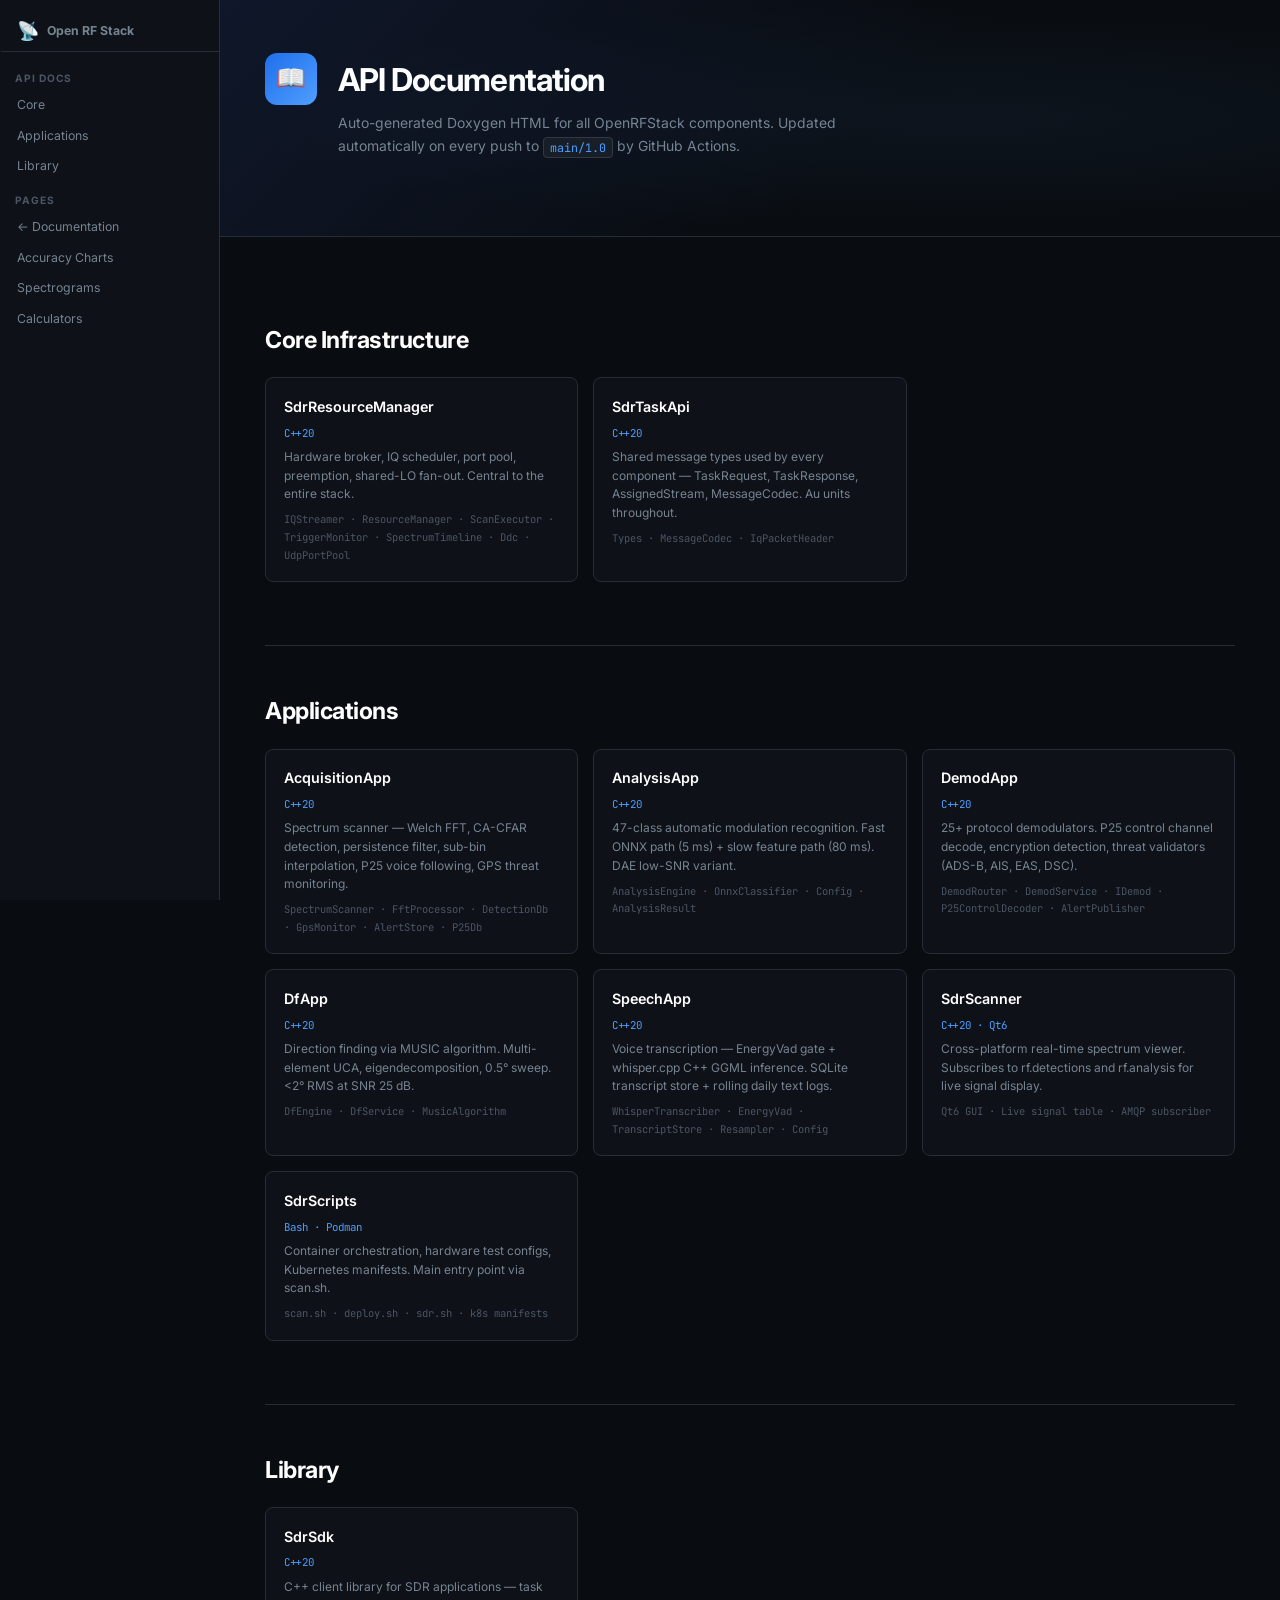
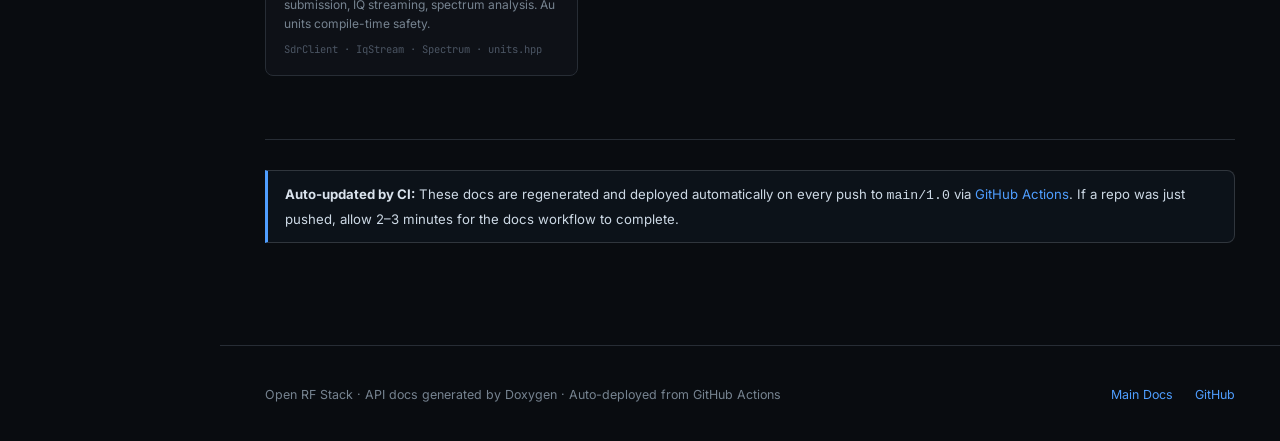
<file: docs/index.html>
<!DOCTYPE html>
<html lang="en">
<head>
<meta charset="UTF-8">
<meta name="viewport" content="width=device-width,initial-scale=1.0">
<title>API Documentation — Open RF Stack</title>
<link rel="preconnect" href="https://fonts.googleapis.com">
<link rel="preconnect" href="https://fonts.gstatic.com" crossorigin>
<link rel="stylesheet" href="https://fonts.googleapis.com/css2?family=Inter:wght@400;500;600;700&family=JetBrains+Mono:wght@400;500&display=swap">
<link rel="stylesheet" href="../style.css">
<style>
.doc-grid { display:grid; grid-template-columns:repeat(auto-fill,minmax(280px,1fr)); gap:1rem; margin:1.2rem 0 }
.doc-card {
  background:var(--bg2); border:1px solid var(--bd); border-radius:var(--r);
  padding:1.1rem 1.2rem; text-decoration:none; display:block;
  transition:border-color .15s, background .15s;
}
.doc-card:hover { border-color:var(--blue); background:rgba(79,158,255,.04); text-decoration:none }
.doc-card h3 { color:#fff; font-size:.95rem; margin:0 0 .3rem; font-weight:600 }
.doc-card .lang { font-size:.72rem; font-family:'JetBrains Mono',monospace; color:var(--blue); margin-bottom:.4rem; display:block }
.doc-card p { color:var(--muted); font-size:.8rem; margin:0; line-height:1.55 }
.doc-card .status { font-size:.7rem; color:var(--dim); margin-top:.5rem; font-family:'JetBrains Mono',monospace }
.badge-new { background:rgba(63,185,80,.15); color:var(--green); border:1px solid rgba(63,185,80,.3); padding:.1rem .45rem; border-radius:2rem; font-size:.68rem; font-weight:700; margin-left:.4rem }
</style>
</head>
<body>

<nav id="nav" style="padding-top:.75rem">
  <a class="nav-logo" href="../index.html"><span>📡</span> Open RF Stack</a>
  <div class="nav-sep">API Docs</div>
  <a href="#core">Core</a>
  <a href="#apps">Applications</a>
  <a href="#library">Library</a>
  <div class="nav-sep">Pages</div>
  <a href="../index.html">← Documentation</a>
  <a href="../accuracy.html">Accuracy Charts</a>
  <a href="../spectrograms.html">Spectrograms</a>
  <a href="../tools.html">Calculators</a>
</nav>

<header>
  <div class="hdr">
    <div class="hdr-top">
      <div class="logo-wrap">📖</div>
      <div>
        <h1>API Documentation</h1>
        <p>Auto-generated Doxygen HTML for all OpenRFStack components. Updated automatically on every push to <code>main/1.0</code> by GitHub Actions.</p>
      </div>
    </div>
  </div>
</header>

<main>

<section id="core">
<h2>Core Infrastructure</h2>
<div class="doc-grid">
  <a class="doc-card" href="SdrResourceManager/">
    <h3>SdrResourceManager</h3>
    <span class="lang">C++20</span>
    <p>Hardware broker, IQ scheduler, port pool, preemption, shared-LO fan-out. Central to the entire stack.</p>
    <div class="status">IQStreamer · ResourceManager · ScanExecutor · TriggerMonitor · SpectrumTimeline · Ddc · UdpPortPool</div>
  </a>
  <a class="doc-card" href="SdrTaskApi/">
    <h3>SdrTaskApi</h3>
    <span class="lang">C++20</span>
    <p>Shared message types used by every component — TaskRequest, TaskResponse, AssignedStream, MessageCodec. Au units throughout.</p>
    <div class="status">Types · MessageCodec · IqPacketHeader</div>
  </a>
</div>
</section>

<section id="apps">
<h2>Applications</h2>
<div class="doc-grid">
  <a class="doc-card" href="AcquisitionApp/">
    <h3>AcquisitionApp</h3>
    <span class="lang">C++20</span>
    <p>Spectrum scanner — Welch FFT, CA-CFAR detection, persistence filter, sub-bin interpolation, P25 voice following, GPS threat monitoring.</p>
    <div class="status">SpectrumScanner · FftProcessor · DetectionDb · GpsMonitor · AlertStore · P25Db</div>
  </a>
  <a class="doc-card" href="AnalysisApp/">
    <h3>AnalysisApp</h3>
    <span class="lang">C++20</span>
    <p>47-class automatic modulation recognition. Fast ONNX path (5 ms) + slow feature path (80 ms). DAE low-SNR variant.</p>
    <div class="status">AnalysisEngine · OnnxClassifier · Config · AnalysisResult</div>
  </a>
  <a class="doc-card" href="DemodApp/">
    <h3>DemodApp</h3>
    <span class="lang">C++20</span>
    <p>25+ protocol demodulators. P25 control channel decode, encryption detection, threat validators (ADS-B, AIS, EAS, DSC).</p>
    <div class="status">DemodRouter · DemodService · IDemod · P25ControlDecoder · AlertPublisher</div>
  </a>
  <a class="doc-card" href="DfApp/">
    <h3>DfApp</h3>
    <span class="lang">C++20</span>
    <p>Direction finding via MUSIC algorithm. Multi-element UCA, eigendecomposition, 0.5° sweep. &lt;2° RMS at SNR 25 dB.</p>
    <div class="status">DfEngine · DfService · MusicAlgorithm</div>
  </a>
  <a class="doc-card" href="SpeechApp/">
    <h3>SpeechApp</h3>
    <span class="lang">C++20</span>
    <p>Voice transcription — EnergyVad gate + whisper.cpp C++ GGML inference. SQLite transcript store + rolling daily text logs.</p>
    <div class="status">WhisperTranscriber · EnergyVad · TranscriptStore · Resampler · Config</div>
  </a>
  <a class="doc-card" href="SdrScanner/">
    <h3>SdrScanner</h3>
    <span class="lang">C++20 · Qt6</span>
    <p>Cross-platform real-time spectrum viewer. Subscribes to rf.detections and rf.analysis for live signal display.</p>
    <div class="status">Qt6 GUI · Live signal table · AMQP subscriber</div>
  </a>
  <a class="doc-card" href="SdrScripts/">
    <h3>SdrScripts</h3>
    <span class="lang">Bash · Podman</span>
    <p>Container orchestration, hardware test configs, Kubernetes manifests. Main entry point via scan.sh.</p>
    <div class="status">scan.sh · deploy.sh · sdr.sh · k8s manifests</div>
  </a>
</div>
</section>

<section id="library">
<h2>Library</h2>
<div class="doc-grid">
  <a class="doc-card" href="SdrSdk/">
    <h3>SdrSdk</h3>
    <span class="lang">C++20</span>
    <p>C++ client library for SDR applications — task submission, IQ streaming, spectrum analysis. Au units compile-time safety.</p>
    <div class="status">SdrClient · IqStream · Spectrum · units.hpp</div>
  </a>
</div>
</section>

<div class="callout" style="margin-top:2rem">
<strong>Auto-updated by CI:</strong> These docs are regenerated and deployed automatically on every push to <code>main/1.0</code> via <a href="https://github.com/OpenRFStack">GitHub Actions</a>. If a repo was just pushed, allow 2–3 minutes for the docs workflow to complete.
</div>

</main>

<footer>
  <span>Open RF Stack · API docs generated by Doxygen · Auto-deployed from GitHub Actions</span>
  <div class="footer-links">
    <a href="../index.html">Main Docs</a>
    <a href="https://github.com/OpenRFStack">GitHub</a>
  </div>
</footer>

<script>
function setActive() {
  const th = window.scrollY + 160;
  let cur = null, mx = -Infinity;
  document.querySelectorAll('#nav a[href^="#"]').forEach(a => {
    const el = document.getElementById(a.getAttribute('href').slice(1));
    if (!el) return;
    const top = el.getBoundingClientRect().top + window.scrollY;
    if (top <= th && top > mx) { mx = top; cur = a; }
  });
  document.querySelectorAll('#nav a').forEach(a => a.classList.remove('active'));
  if (cur) cur.classList.add('active');
}
window.addEventListener('scroll', setActive, {passive:true});
window.addEventListener('load', setActive);
</script>
</body>
</html>
</file>
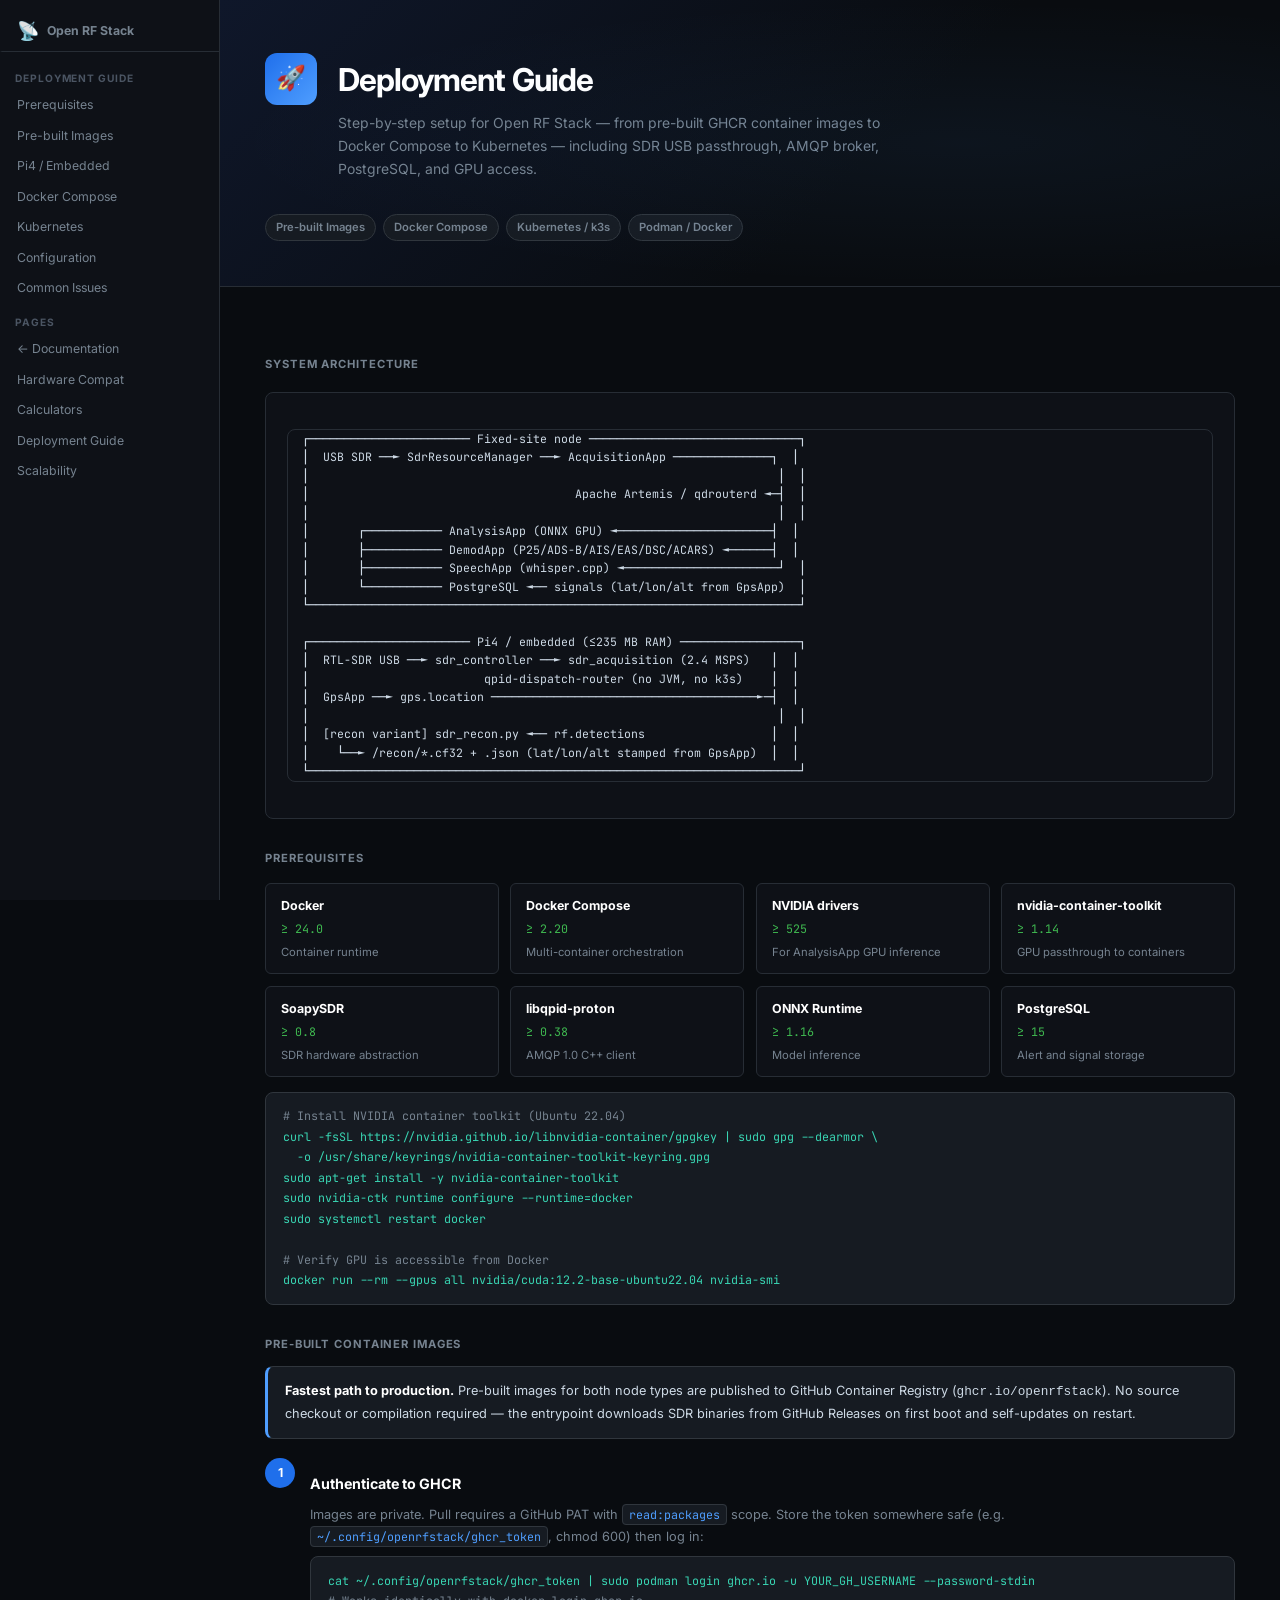
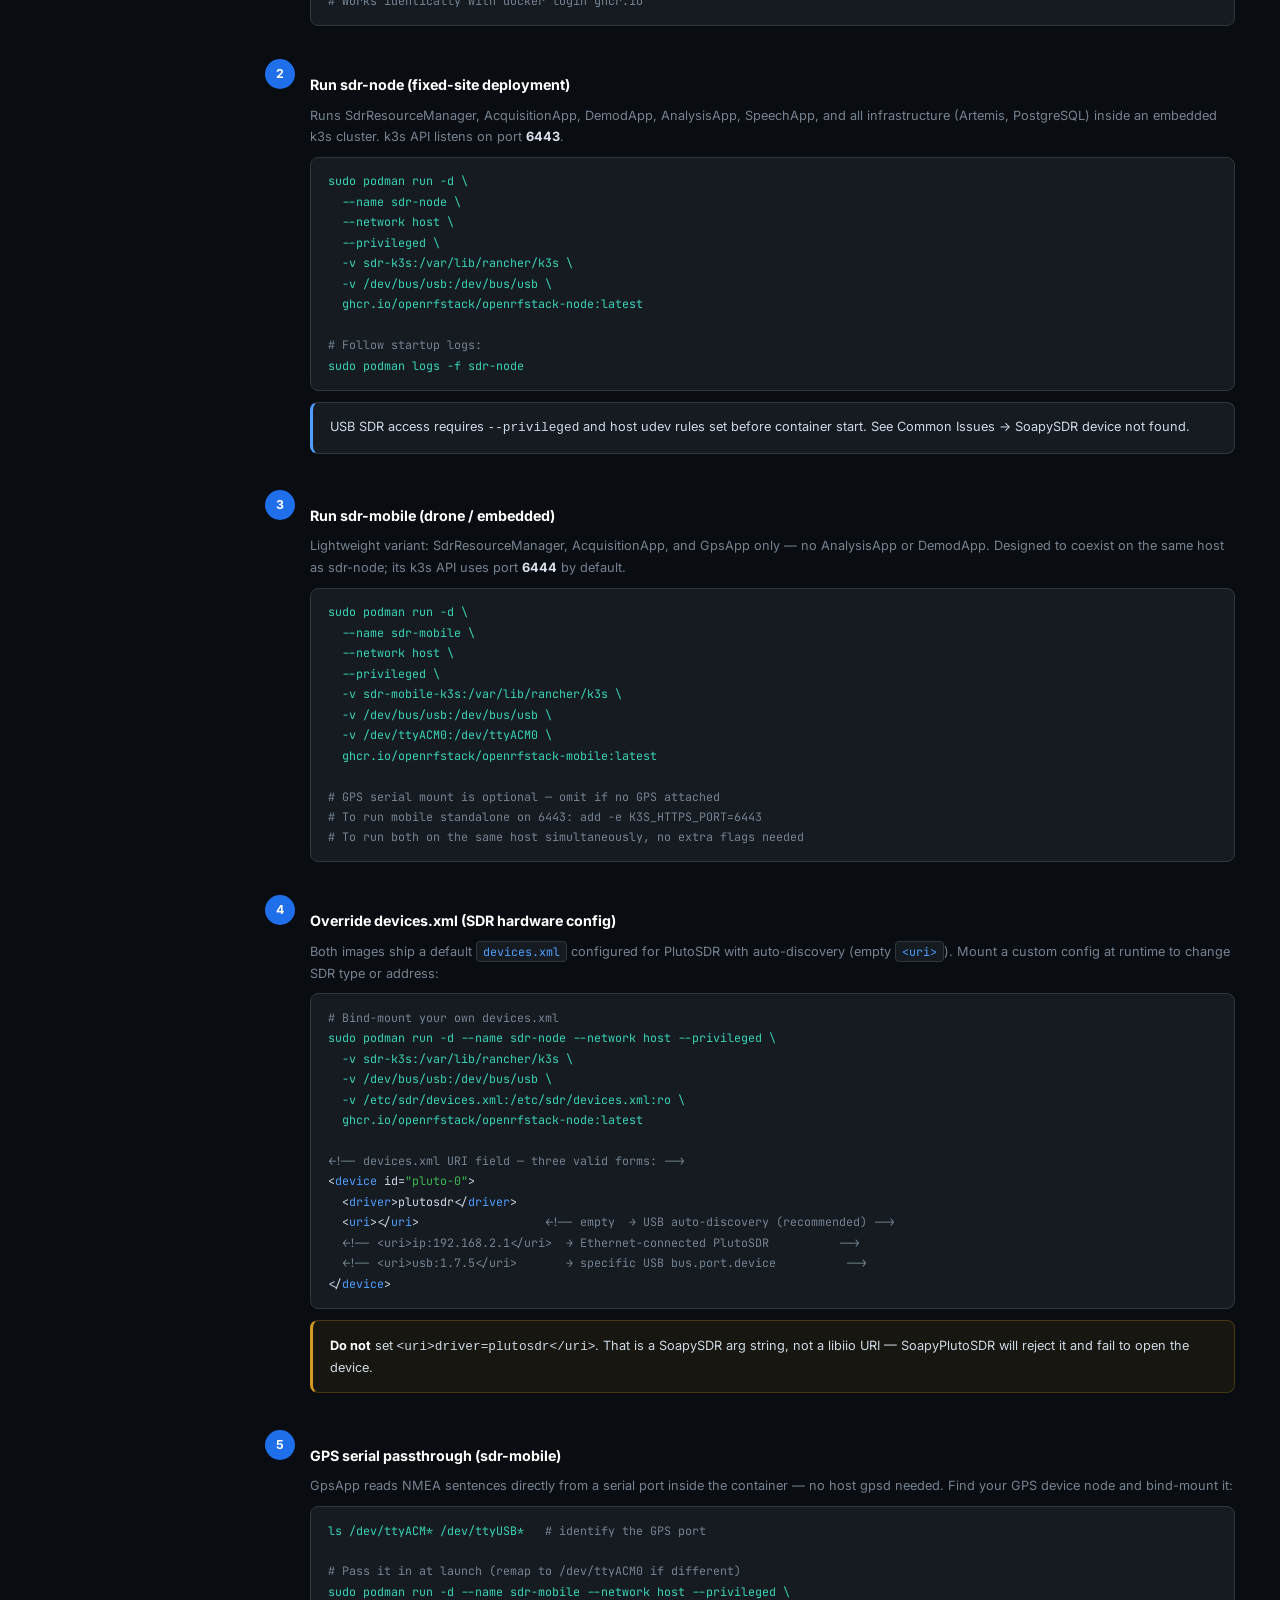
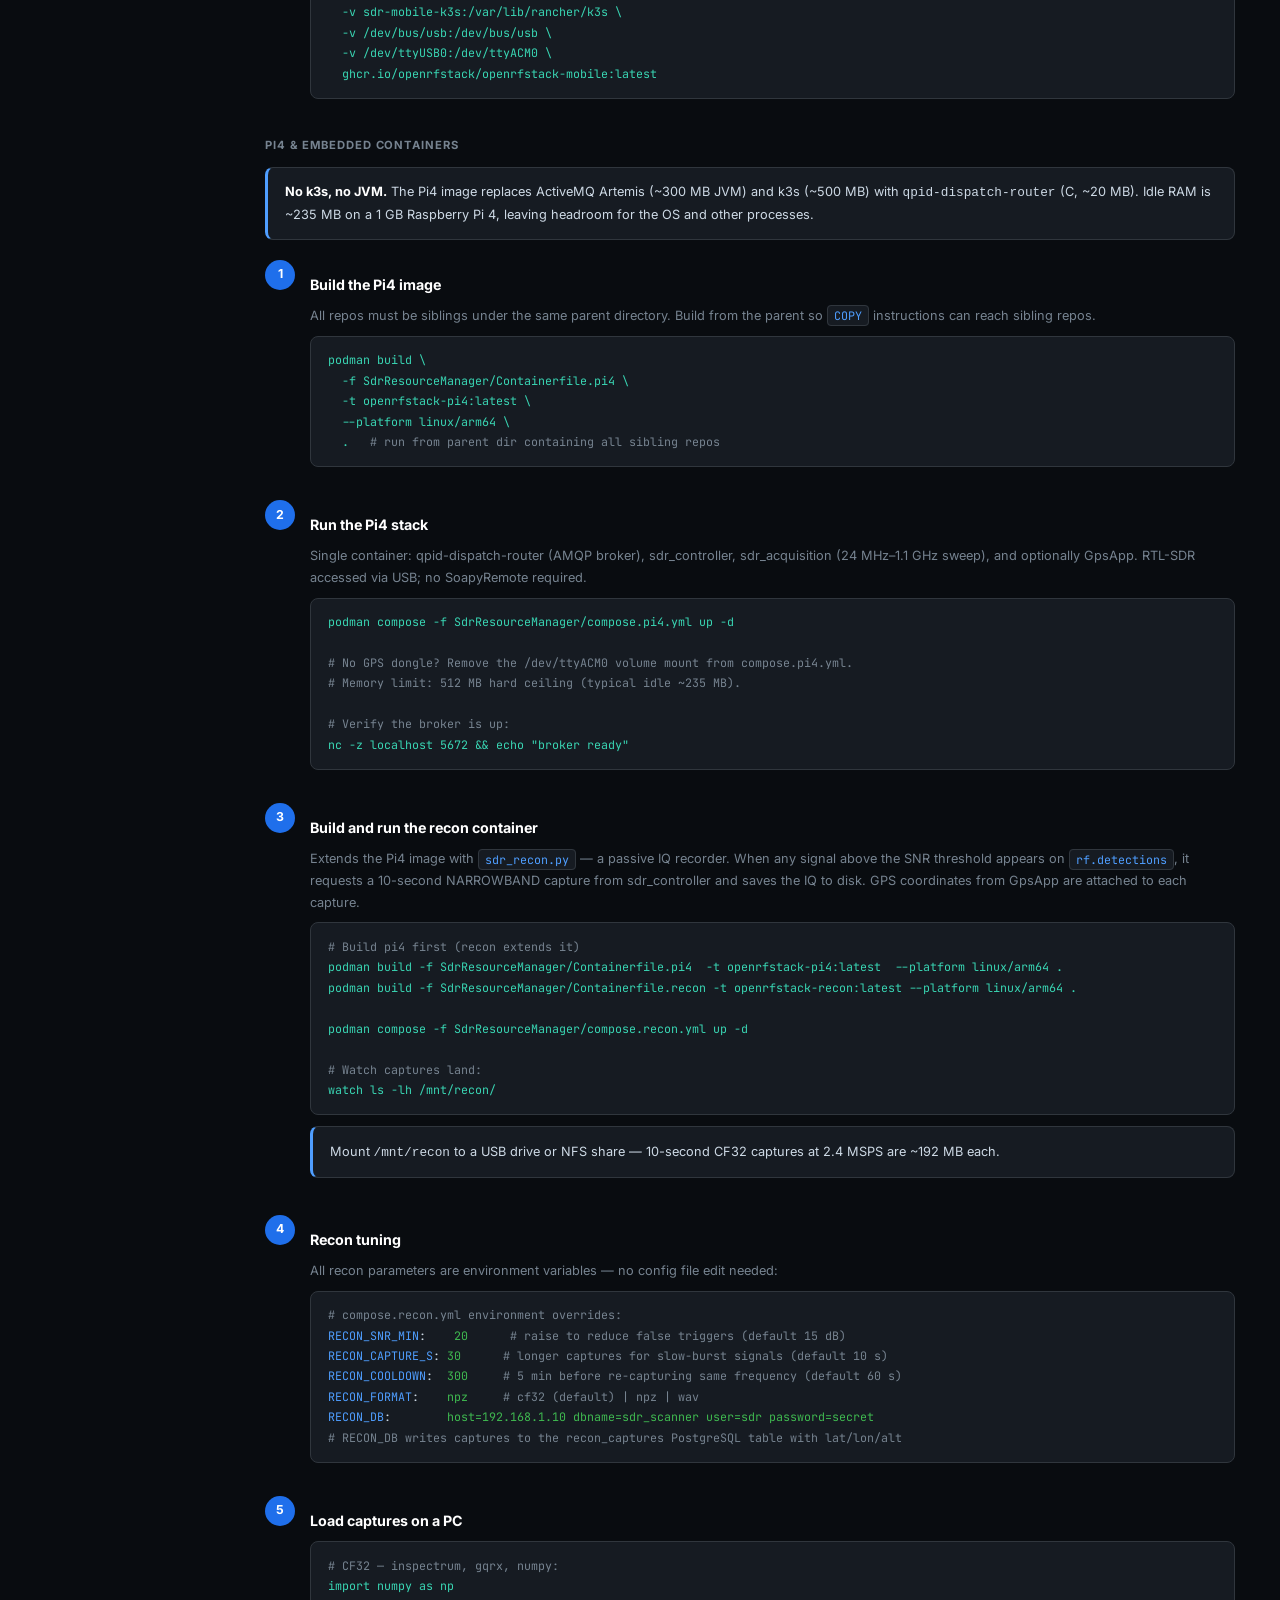
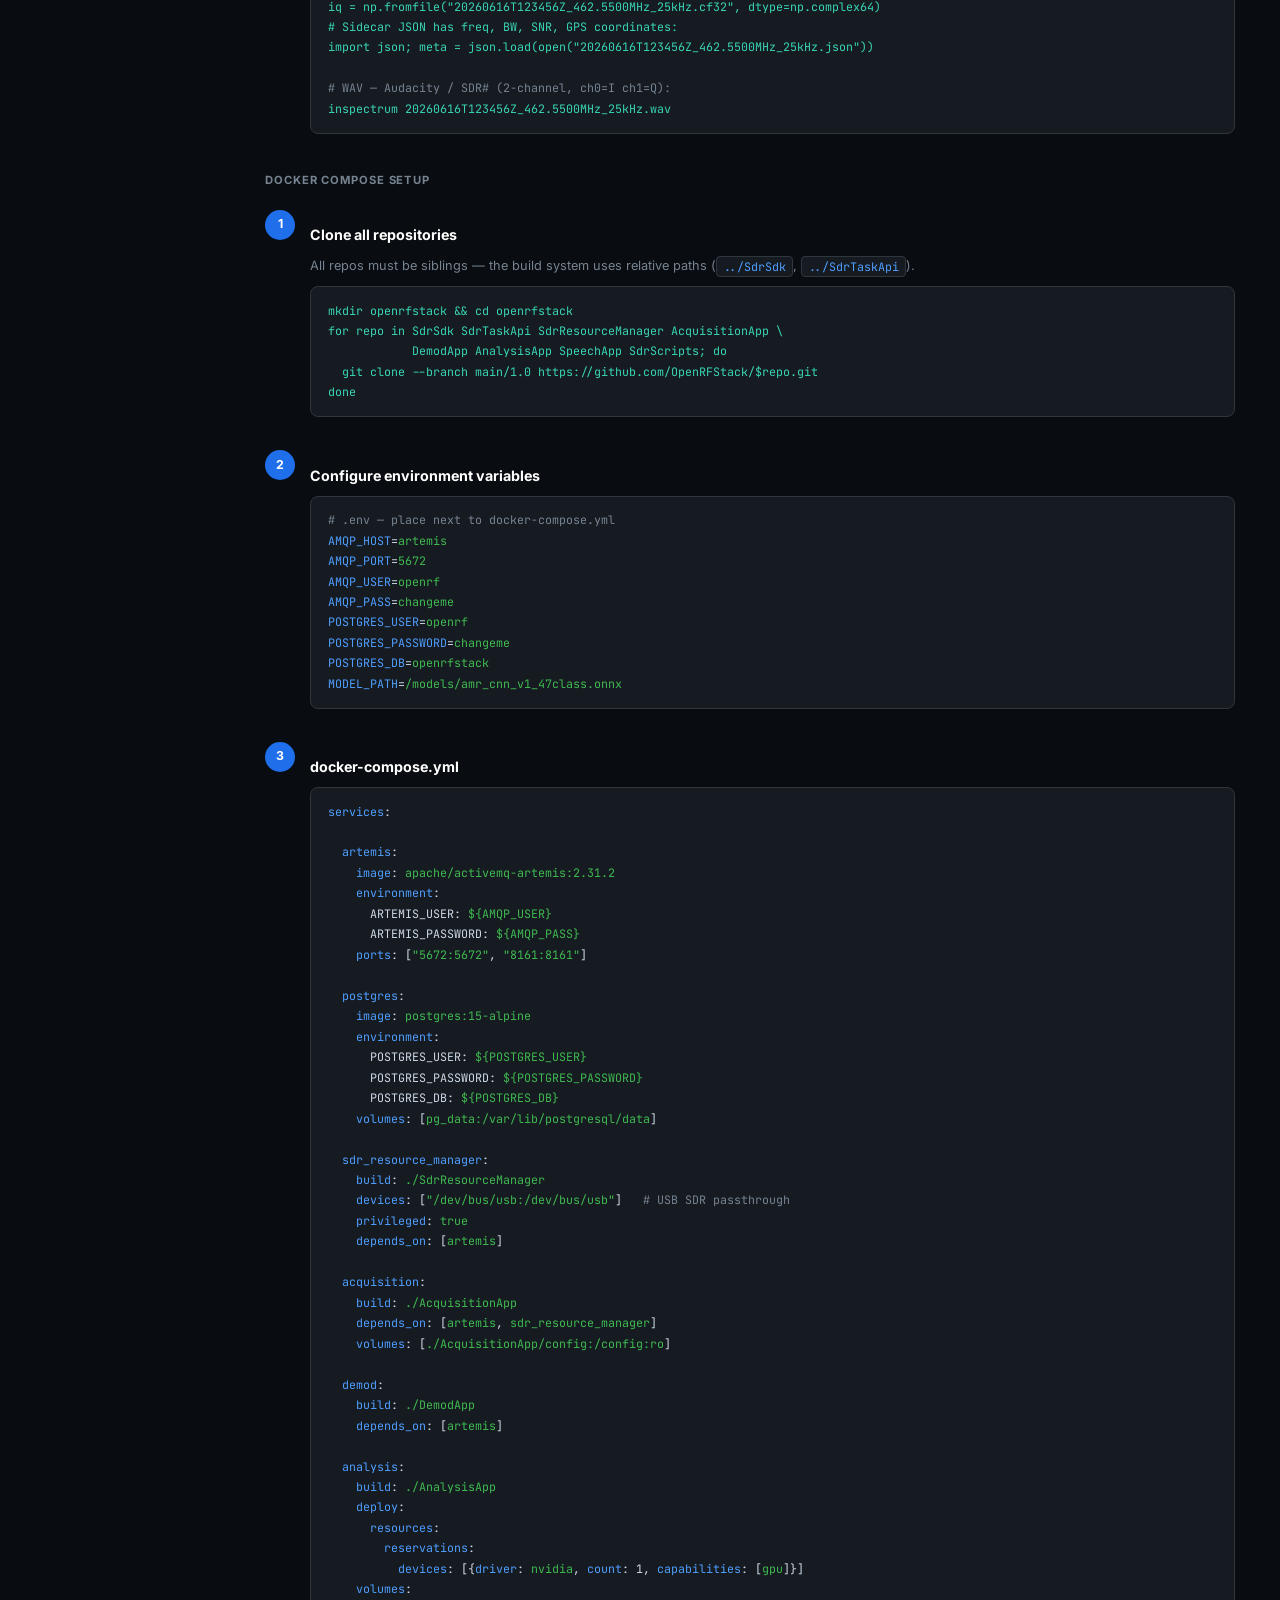
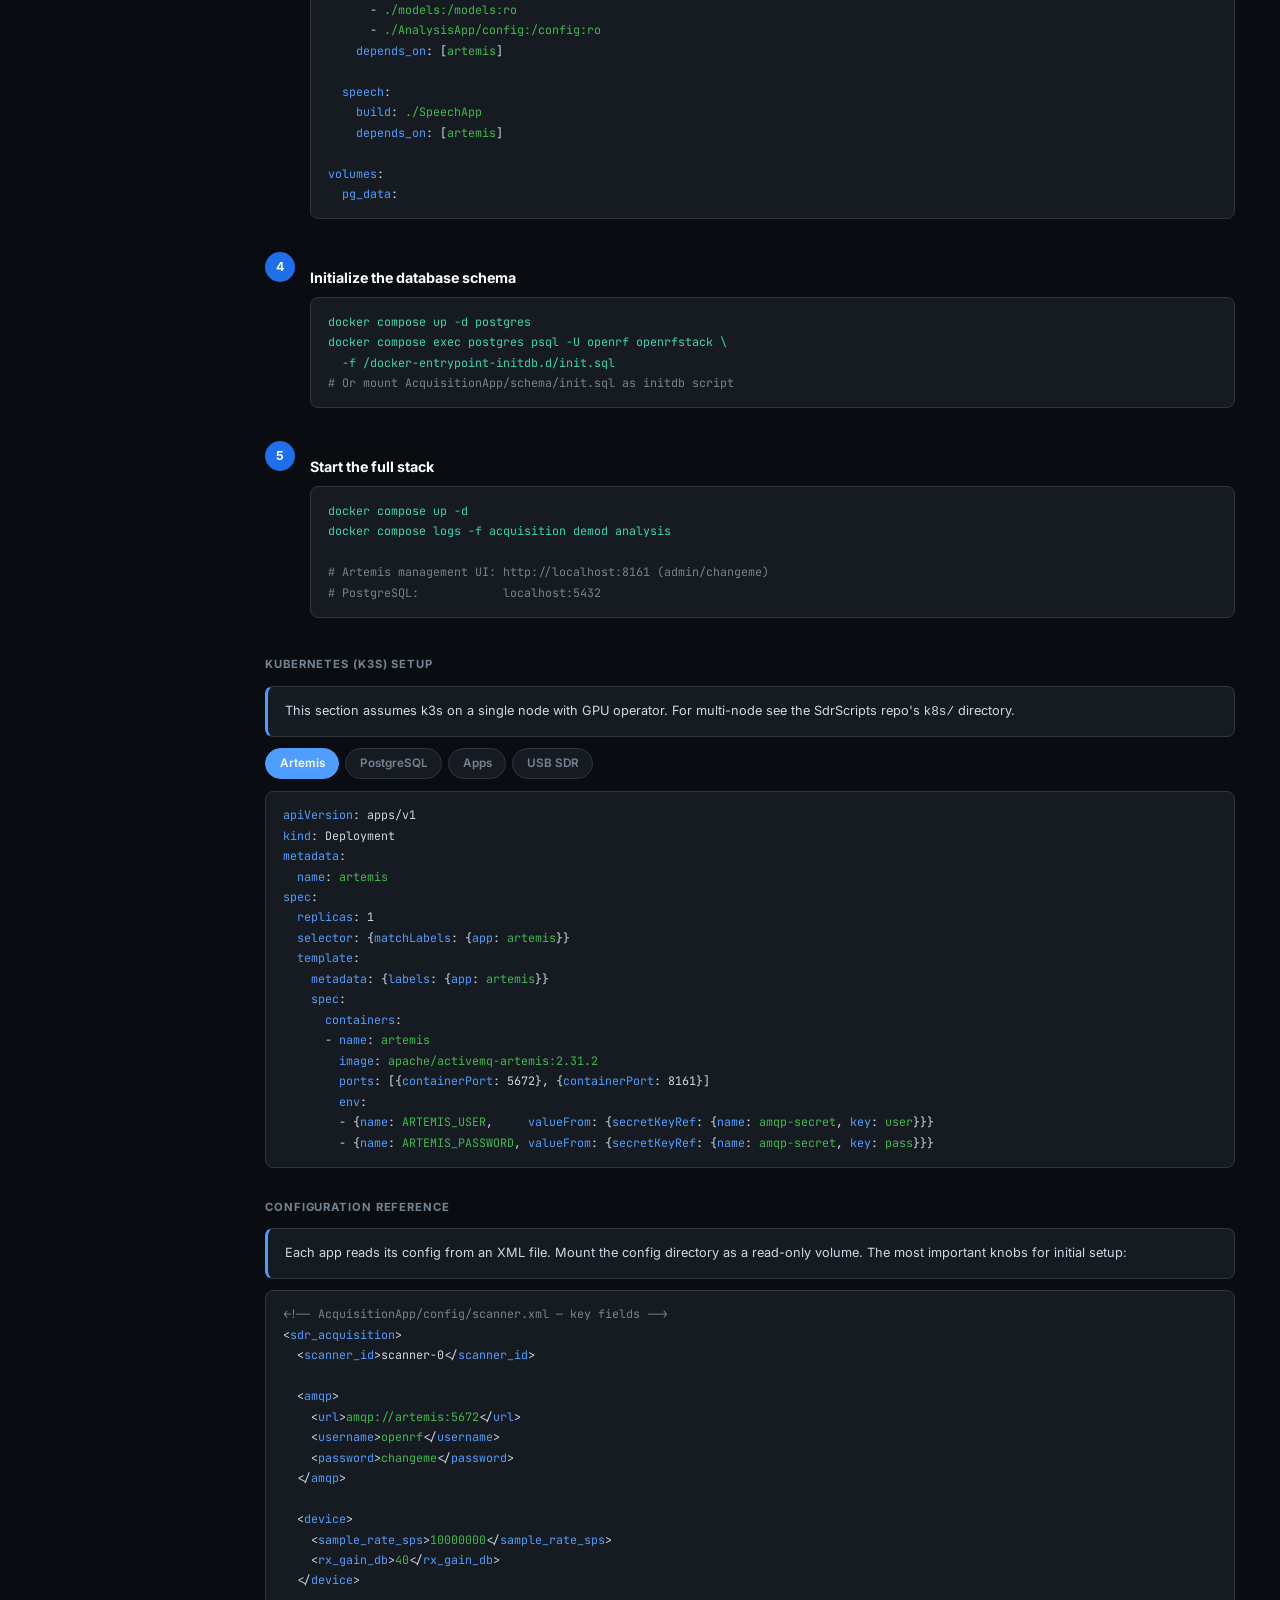
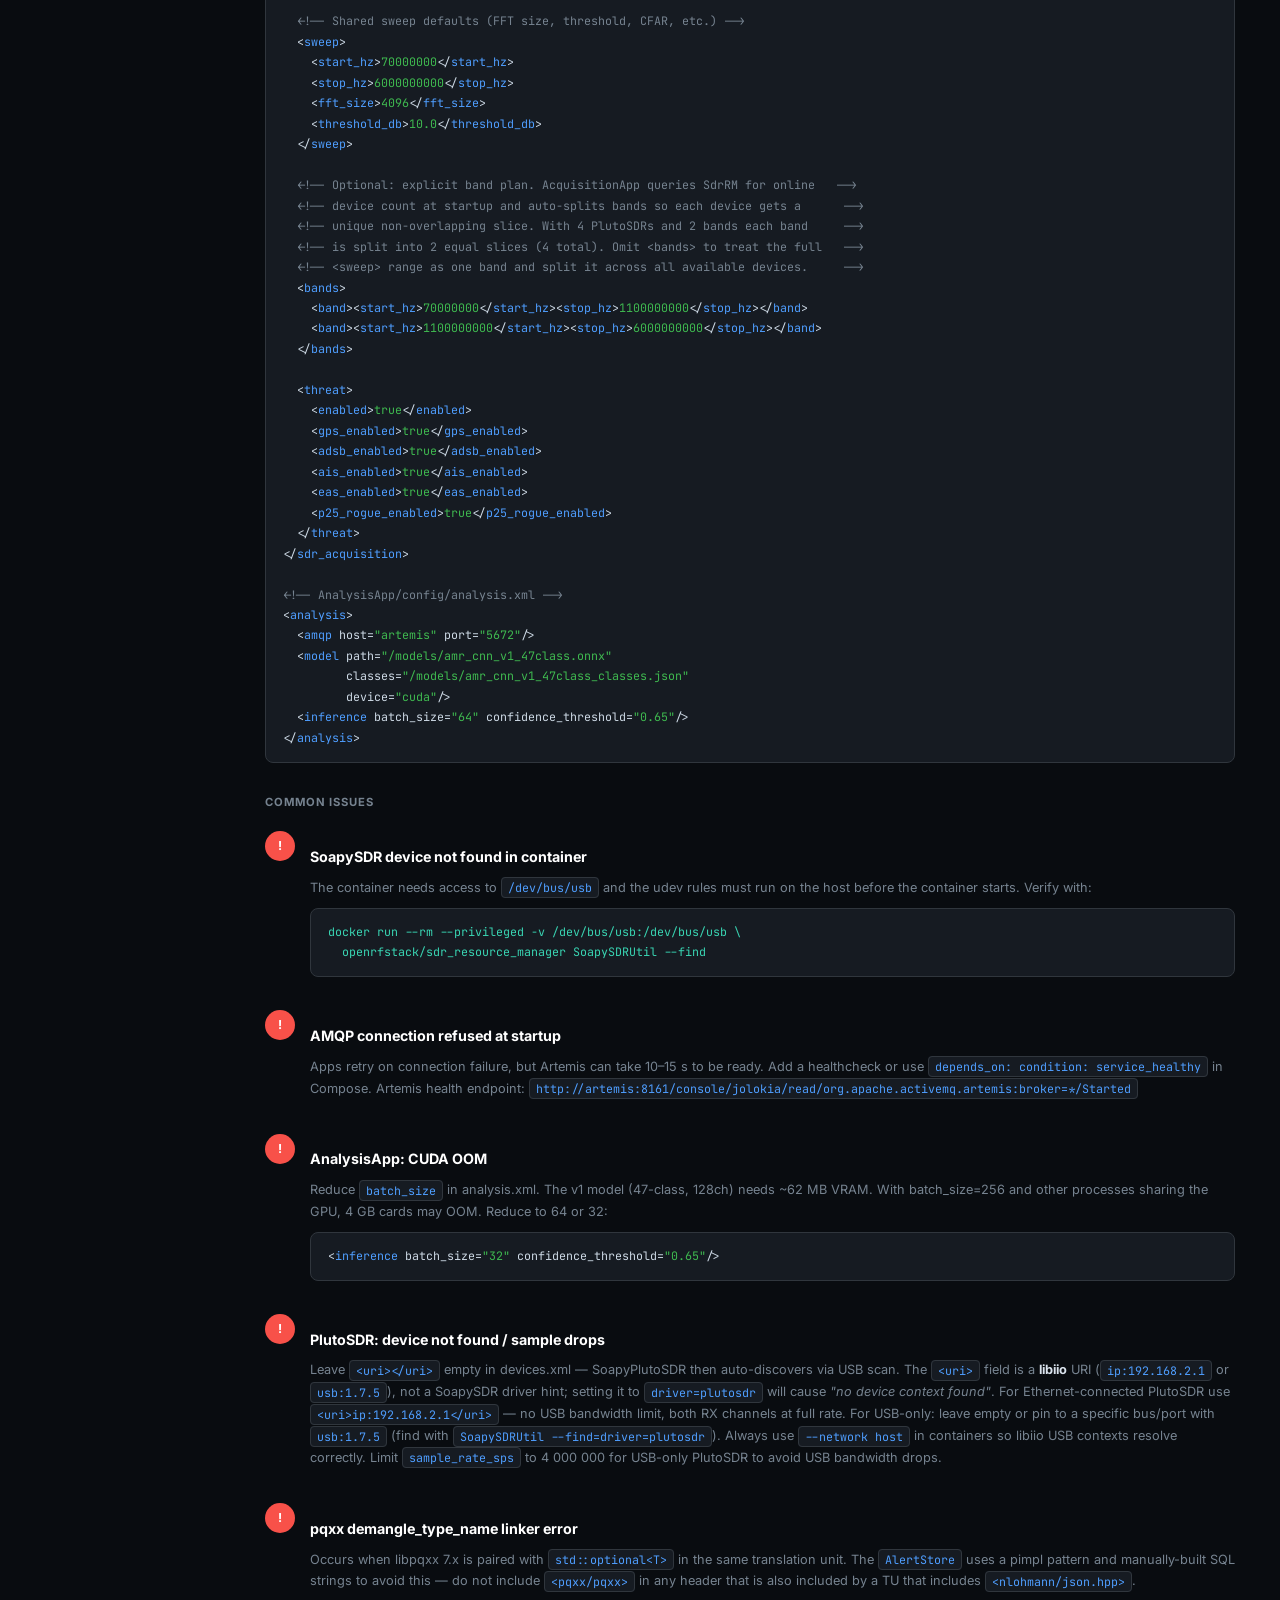
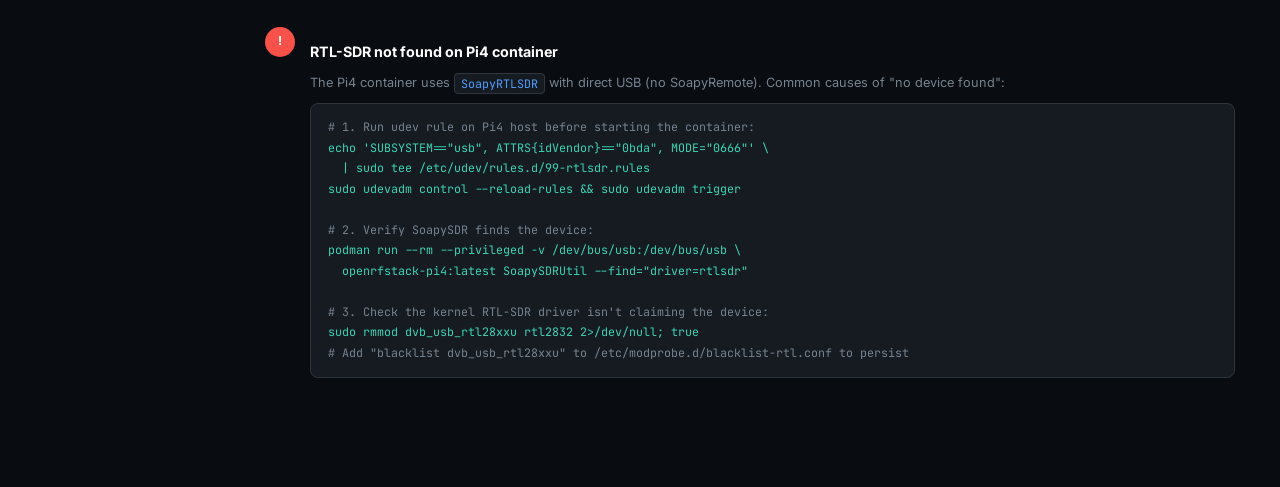
<file: deploy.html>
<!DOCTYPE html>
<html lang="en">
<head>
<meta charset="UTF-8">
<meta name="viewport" content="width=device-width,initial-scale=1.0">
<title>Deployment Guide — Open RF Stack</title>
<link rel="preconnect" href="https://fonts.googleapis.com">
<link rel="preconnect" href="https://fonts.gstatic.com" crossorigin>
<link rel="stylesheet" href="https://fonts.googleapis.com/css2?family=Inter:wght@400;500;600;700&family=JetBrains+Mono:wght@400;500&display=swap">
<link rel="stylesheet" href="style.css">
<style>
.step-list { counter-reset: step; display:flex; flex-direction:column; gap:1.6rem; margin:1.2rem 0 }
.step { display:grid; grid-template-columns:2rem 1fr; gap:1rem; align-items:start }
.step-num {
  width:2rem; height:2rem; border-radius:50%; background:var(--blue2);
  color:#fff; font-weight:700; font-size:.82rem;
  display:flex; align-items:center; justify-content:center; flex-shrink:0;
  margin-top:.1rem;
}
.step-body h3 { font-size:.95rem; font-weight:700; color:#fff; margin-bottom:.5rem }
.step-body p { font-size:.85rem; color:var(--muted); line-height:1.7; margin-bottom:.6rem }

pre.code-block {
  background:var(--bg3); border:1px solid var(--bd2); border-radius:var(--r);
  padding:.9rem 1.1rem; font-family:'JetBrains Mono',monospace; font-size:.78rem;
  color:var(--tx); overflow-x:auto; white-space:pre; line-height:1.75; margin:.5rem 0;
}
.code-comment { color:var(--muted) }
.code-key { color:var(--blue) }
.code-val { color:var(--green) }
.code-cmd { color:var(--teal) }
.code-hl  { color:var(--orange) }

.arch-diagram {
  background:var(--bg2); border:1px solid var(--bd); border-radius:var(--r);
  padding:1.4rem; margin:1.2rem 0; overflow-x:auto;
}
.arch-diagram pre { font-family:'JetBrains Mono',monospace; font-size:.77rem; color:var(--tx); line-height:1.6; white-space:pre }

.note-box { background:var(--bg3); border:1px solid var(--bd2); border-left:3px solid var(--blue); border-radius:var(--r); padding:.9rem 1.1rem; font-size:.85rem; line-height:1.7; margin:.75rem 0 }
.warn-box { background:rgba(210,153,34,.07); border:1px solid rgba(210,153,34,.25); border-left:3px solid var(--orange); border-radius:var(--r); padding:.9rem 1.1rem; font-size:.85rem; line-height:1.7; margin:.75rem 0 }
.note-box strong, .warn-box strong { color:#fff }

.section-label { font-size:.75rem; font-weight:700; text-transform:uppercase; letter-spacing:.08em; color:var(--muted); margin:2rem 0 .75rem }
.dep-grid { display:grid; grid-template-columns:repeat(auto-fill,minmax(220px,1fr)); gap:.75rem; margin:1rem 0 }
.dep-item { background:var(--bg2); border:1px solid var(--bd); border-radius:6px; padding:.75rem 1rem; font-size:.83rem }
.dep-item .dn { font-weight:700; color:#fff; margin-bottom:.25rem }
.dep-item .dv { font-family:'JetBrains Mono',monospace; color:var(--green); font-size:.78rem }
.dep-item .dp { color:var(--muted); font-size:.75rem; margin-top:.2rem }
.tab-row { display:flex; gap:.4rem; margin-bottom:.75rem; flex-wrap:wrap }
.tab-btn { padding:.3rem .9rem; border-radius:2rem; font-size:.78rem; font-weight:600; cursor:pointer; background:var(--bg3); border:1px solid var(--bd2); color:var(--muted); transition:all .12s }
.tab-btn.active { background:var(--blue); border-color:var(--blue); color:#fff }
.tab-pane { display:none }
.tab-pane.active { display:block }
</style>
</head>
<body>

<nav id="nav" style="padding-top:.75rem">
  <a class="nav-logo" href="index.html"><span>📡</span> Open RF Stack</a>
  <div class="nav-sep">Deployment Guide</div>
  <a href="#prereqs">Prerequisites</a>
  <a href="#prebuilt">Pre-built Images</a>
  <a href="#pi4">Pi4 / Embedded</a>
  <a href="#docker">Docker Compose</a>
  <a href="#k8s">Kubernetes</a>
  <a href="#config">Configuration</a>
  <a href="#common-issues">Common Issues</a>
  <div class="nav-sep">Pages</div>
  <a href="index.html">← Documentation</a>
  <a href="hardware.html">Hardware Compat</a>
  <a href="tools.html">Calculators</a>
  <a href="deploy.html">Deployment Guide</a>
  <a href="scaling.html">Scalability</a>
</nav>

<header>
  <div class="hdr">
    <div class="hdr-top">
      <div class="logo-wrap">🚀</div>
      <div>
        <h1>Deployment Guide</h1>
        <p>Step-by-step setup for Open RF Stack — from pre-built GHCR container images to Docker Compose to Kubernetes — including SDR USB passthrough, AMQP broker, PostgreSQL, and GPU access.</p>
      </div>
    </div>
    <div class="hdr-meta">
      <span class="tag">Pre-built Images</span>
      <span class="tag">Docker Compose</span>
      <span class="tag">Kubernetes / k3s</span>
      <span class="tag">Podman / Docker</span>
    </div>
  </div>
</header>

<main>
<div class="content">

<!-- Architecture -->
<p class="section-label">System Architecture</p>
<div class="arch-diagram">
<pre>
  ┌─────────────────────── Fixed-site node ──────────────────────────────┐
  │  USB SDR ──► SdrResourceManager ──► AcquisitionApp ──────────────┐  │
  │                                                                   │  │
  │                                      Apache Artemis / qdrouterd ◄─┤  │
  │                                                                   │  │
  │       ┌─────────── AnalysisApp (ONNX GPU) ◄──────────────────────┤  │
  │       ├─────────── DemodApp (P25/ADS-B/AIS/EAS/DSC/ACARS) ◄──────┤  │
  │       ├─────────── SpeechApp (whisper.cpp) ◄──────────────────────┘  │
  │       └─────────── PostgreSQL ◄── signals (lat/lon/alt from GpsApp)  │
  └──────────────────────────────────────────────────────────────────────┘

  ┌─────────────────────── Pi4 / embedded (≤235 MB RAM) ─────────────────┐
  │  RTL-SDR USB ──► sdr_controller ──► sdr_acquisition (2.4 MSPS)   │  │
  │                         qpid-dispatch-router (no JVM, no k3s)    │  │
  │  GpsApp ──► gps.location ──────────────────────────────────────►─┤  │
  │                                                                   │  │
  │  [recon variant] sdr_recon.py ◄── rf.detections                  │  │
  │    └──► /recon/*.cf32 + .json (lat/lon/alt stamped from GpsApp)  │  │
  └──────────────────────────────────────────────────────────────────────┘
</pre>
</div>

<!-- Prerequisites -->
<p class="section-label" id="prereqs">Prerequisites</p>
<div class="dep-grid">
  <div class="dep-item"><div class="dn">Docker</div><div class="dv">≥ 24.0</div><div class="dp">Container runtime</div></div>
  <div class="dep-item"><div class="dn">Docker Compose</div><div class="dv">≥ 2.20</div><div class="dp">Multi-container orchestration</div></div>
  <div class="dep-item"><div class="dn">NVIDIA drivers</div><div class="dv">≥ 525</div><div class="dp">For AnalysisApp GPU inference</div></div>
  <div class="dep-item"><div class="dn">nvidia-container-toolkit</div><div class="dv">≥ 1.14</div><div class="dp">GPU passthrough to containers</div></div>
  <div class="dep-item"><div class="dn">SoapySDR</div><div class="dv">≥ 0.8</div><div class="dp">SDR hardware abstraction</div></div>
  <div class="dep-item"><div class="dn">libqpid-proton</div><div class="dv">≥ 0.38</div><div class="dp">AMQP 1.0 C++ client</div></div>
  <div class="dep-item"><div class="dn">ONNX Runtime</div><div class="dv">≥ 1.16</div><div class="dp">Model inference</div></div>
  <div class="dep-item"><div class="dn">PostgreSQL</div><div class="dv">≥ 15</div><div class="dp">Alert and signal storage</div></div>
</div>

<pre class="code-block"><span class="code-comment"># Install NVIDIA container toolkit (Ubuntu 22.04)</span>
<span class="code-cmd">curl -fsSL https://nvidia.github.io/libnvidia-container/gpgkey | sudo gpg --dearmor \
  -o /usr/share/keyrings/nvidia-container-toolkit-keyring.gpg</span>
<span class="code-cmd">sudo apt-get install -y nvidia-container-toolkit</span>
<span class="code-cmd">sudo nvidia-ctk runtime configure --runtime=docker</span>
<span class="code-cmd">sudo systemctl restart docker</span>

<span class="code-comment"># Verify GPU is accessible from Docker</span>
<span class="code-cmd">docker run --rm --gpus all nvidia/cuda:12.2-base-ubuntu22.04 nvidia-smi</span></pre>

<!-- Pre-built Containers -->
<p class="section-label" id="prebuilt">Pre-built Container Images</p>

<div class="note-box">
  <strong>Fastest path to production.</strong> Pre-built images for both node types are published to GitHub Container Registry (<code>ghcr.io/openrfstack</code>). No source checkout or compilation required — the entrypoint downloads SDR binaries from GitHub Releases on first boot and self-updates on restart.
</div>

<div class="step-list">

  <div class="step">
    <div class="step-num">1</div>
    <div class="step-body">
      <h3>Authenticate to GHCR</h3>
      <p>Images are private. Pull requires a GitHub PAT with <code>read:packages</code> scope. Store the token somewhere safe (e.g. <code>~/.config/openrfstack/ghcr_token</code>, chmod 600) then log in:</p>
<pre class="code-block"><span class="code-cmd">cat ~/.config/openrfstack/ghcr_token | sudo podman login ghcr.io -u YOUR_GH_USERNAME --password-stdin</span>
<span class="code-comment"># Works identically with docker login ghcr.io</span></pre>
    </div>
  </div>

  <div class="step">
    <div class="step-num">2</div>
    <div class="step-body">
      <h3>Run sdr-node (fixed-site deployment)</h3>
      <p>Runs SdrResourceManager, AcquisitionApp, DemodApp, AnalysisApp, SpeechApp, and all infrastructure (Artemis, PostgreSQL) inside an embedded k3s cluster. k3s API listens on port <strong>6443</strong>.</p>
<pre class="code-block"><span class="code-cmd">sudo podman run -d \
  --name sdr-node \
  --network host \
  --privileged \
  -v sdr-k3s:/var/lib/rancher/k3s \
  -v /dev/bus/usb:/dev/bus/usb \
  ghcr.io/openrfstack/openrfstack-node:latest</span>

<span class="code-comment"># Follow startup logs:</span>
<span class="code-cmd">sudo podman logs -f sdr-node</span></pre>
      <div class="note-box">USB SDR access requires <code>--privileged</code> and host udev rules set before container start. See Common Issues → SoapySDR device not found.</div>
    </div>
  </div>

  <div class="step">
    <div class="step-num">3</div>
    <div class="step-body">
      <h3>Run sdr-mobile (drone / embedded)</h3>
      <p>Lightweight variant: SdrResourceManager, AcquisitionApp, and GpsApp only — no AnalysisApp or DemodApp. Designed to coexist on the same host as sdr-node; its k3s API uses port <strong>6444</strong> by default.</p>
<pre class="code-block"><span class="code-cmd">sudo podman run -d \
  --name sdr-mobile \
  --network host \
  --privileged \
  -v sdr-mobile-k3s:/var/lib/rancher/k3s \
  -v /dev/bus/usb:/dev/bus/usb \
  -v /dev/ttyACM0:/dev/ttyACM0 \
  ghcr.io/openrfstack/openrfstack-mobile:latest</span>

<span class="code-comment"># GPS serial mount is optional — omit if no GPS attached</span>
<span class="code-comment"># To run mobile standalone on 6443: add -e K3S_HTTPS_PORT=6443</span>
<span class="code-comment"># To run both on the same host simultaneously, no extra flags needed</span></pre>
    </div>
  </div>

  <div class="step">
    <div class="step-num">4</div>
    <div class="step-body">
      <h3>Override devices.xml (SDR hardware config)</h3>
      <p>Both images ship a default <code>devices.xml</code> configured for PlutoSDR with auto-discovery (empty <code>&lt;uri&gt;</code>). Mount a custom config at runtime to change SDR type or address:</p>
<pre class="code-block"><span class="code-comment"># Bind-mount your own devices.xml</span>
<span class="code-cmd">sudo podman run -d --name sdr-node --network host --privileged \
  -v sdr-k3s:/var/lib/rancher/k3s \
  -v /dev/bus/usb:/dev/bus/usb \
  -v /etc/sdr/devices.xml:/etc/sdr/devices.xml:ro \
  ghcr.io/openrfstack/openrfstack-node:latest</span>

<span class="code-comment">&lt;!-- devices.xml URI field — three valid forms: --&gt;</span>
&lt;<span class="code-key">device</span> id=<span class="code-val">"pluto-0"</span>&gt;
  &lt;<span class="code-key">driver</span>&gt;plutosdr&lt;/<span class="code-key">driver</span>&gt;
  &lt;<span class="code-key">uri</span>&gt;&lt;/<span class="code-key">uri</span>&gt;                  <span class="code-comment">&lt;!-- empty  → USB auto-discovery (recommended) --&gt;</span>
  <span class="code-comment">&lt;!-- &lt;uri&gt;ip:192.168.2.1&lt;/uri&gt;  → Ethernet-connected PlutoSDR          --&gt;</span>
  <span class="code-comment">&lt;!-- &lt;uri&gt;usb:1.7.5&lt;/uri&gt;       → specific USB bus.port.device          --&gt;</span>
&lt;/<span class="code-key">device</span>&gt;</pre>
      <div class="warn-box"><strong>Do not</strong> set <code>&lt;uri&gt;driver=plutosdr&lt;/uri&gt;</code>. That is a SoapySDR arg string, not a libiio URI — SoapyPlutoSDR will reject it and fail to open the device.</div>
    </div>
  </div>

  <div class="step">
    <div class="step-num">5</div>
    <div class="step-body">
      <h3>GPS serial passthrough (sdr-mobile)</h3>
      <p>GpsApp reads NMEA sentences directly from a serial port inside the container — no host gpsd needed. Find your GPS device node and bind-mount it:</p>
<pre class="code-block"><span class="code-cmd">ls /dev/ttyACM* /dev/ttyUSB*</span>   <span class="code-comment"># identify the GPS port</span>

<span class="code-comment"># Pass it in at launch (remap to /dev/ttyACM0 if different)</span>
<span class="code-cmd">sudo podman run -d --name sdr-mobile --network host --privileged \
  -v sdr-mobile-k3s:/var/lib/rancher/k3s \
  -v /dev/bus/usb:/dev/bus/usb \
  -v /dev/ttyUSB0:/dev/ttyACM0 \
  ghcr.io/openrfstack/openrfstack-mobile:latest</span></pre>
    </div>
  </div>

</div>

<!-- Pi4 / Embedded Containers -->
<p class="section-label" id="pi4">Pi4 &amp; Embedded Containers</p>

<div class="note-box">
  <strong>No k3s, no JVM.</strong> The Pi4 image replaces ActiveMQ Artemis (~300 MB JVM) and k3s (~500 MB) with <code>qpid-dispatch-router</code> (C, ~20 MB). Idle RAM is ~235 MB on a 1 GB Raspberry Pi 4, leaving headroom for the OS and other processes.
</div>

<div class="step-list">

  <div class="step">
    <div class="step-num">1</div>
    <div class="step-body">
      <h3>Build the Pi4 image</h3>
      <p>All repos must be siblings under the same parent directory. Build from the parent so <code>COPY</code> instructions can reach sibling repos.</p>
<pre class="code-block"><span class="code-cmd">podman build \
  -f SdrResourceManager/Containerfile.pi4 \
  -t openrfstack-pi4:latest \
  --platform linux/arm64 \
  .</span>   <span class="code-comment"># run from parent dir containing all sibling repos</span></pre>
    </div>
  </div>

  <div class="step">
    <div class="step-num">2</div>
    <div class="step-body">
      <h3>Run the Pi4 stack</h3>
      <p>Single container: qpid-dispatch-router (AMQP broker), sdr_controller, sdr_acquisition (24 MHz–1.1 GHz sweep), and optionally GpsApp. RTL-SDR accessed via USB; no SoapyRemote required.</p>
<pre class="code-block"><span class="code-cmd">podman compose -f SdrResourceManager/compose.pi4.yml up -d</span>

<span class="code-comment"># No GPS dongle? Remove the /dev/ttyACM0 volume mount from compose.pi4.yml.
# Memory limit: 512 MB hard ceiling (typical idle ~235 MB).

# Verify the broker is up:
</span><span class="code-cmd">nc -z localhost 5672 &amp;&amp; echo "broker ready"</span></pre>
    </div>
  </div>

  <div class="step">
    <div class="step-num">3</div>
    <div class="step-body">
      <h3>Build and run the recon container</h3>
      <p>Extends the Pi4 image with <code>sdr_recon.py</code> — a passive IQ recorder. When any signal above the SNR threshold appears on <code>rf.detections</code>, it requests a 10-second NARROWBAND capture from sdr_controller and saves the IQ to disk. GPS coordinates from GpsApp are attached to each capture.</p>
<pre class="code-block"><span class="code-comment"># Build pi4 first (recon extends it)</span>
<span class="code-cmd">podman build -f SdrResourceManager/Containerfile.pi4  -t openrfstack-pi4:latest  --platform linux/arm64 .</span>
<span class="code-cmd">podman build -f SdrResourceManager/Containerfile.recon -t openrfstack-recon:latest --platform linux/arm64 .</span>

<span class="code-cmd">podman compose -f SdrResourceManager/compose.recon.yml up -d</span>

<span class="code-comment"># Watch captures land:
</span><span class="code-cmd">watch ls -lh /mnt/recon/</span></pre>
      <div class="note-box">Mount <code>/mnt/recon</code> to a USB drive or NFS share — 10-second CF32 captures at 2.4 MSPS are ~192 MB each.</div>
    </div>
  </div>

  <div class="step">
    <div class="step-num">4</div>
    <div class="step-body">
      <h3>Recon tuning</h3>
      <p>All recon parameters are environment variables — no config file edit needed:</p>
<pre class="code-block"><span class="code-comment"># compose.recon.yml environment overrides:</span>
<span class="code-key">RECON_SNR_MIN</span>:    <span class="code-val">20</span>      <span class="code-comment"># raise to reduce false triggers (default 15 dB)</span>
<span class="code-key">RECON_CAPTURE_S</span>: <span class="code-val">30</span>      <span class="code-comment"># longer captures for slow-burst signals (default 10 s)</span>
<span class="code-key">RECON_COOLDOWN</span>:  <span class="code-val">300</span>     <span class="code-comment"># 5 min before re-capturing same frequency (default 60 s)</span>
<span class="code-key">RECON_FORMAT</span>:    <span class="code-val">npz</span>     <span class="code-comment"># cf32 (default) | npz | wav</span>
<span class="code-key">RECON_DB</span>:        <span class="code-val">host=192.168.1.10 dbname=sdr_scanner user=sdr password=secret</span>
<span class="code-comment"># RECON_DB writes captures to the recon_captures PostgreSQL table with lat/lon/alt</span></pre>
    </div>
  </div>

  <div class="step">
    <div class="step-num">5</div>
    <div class="step-body">
      <h3>Load captures on a PC</h3>
<pre class="code-block"><span class="code-comment"># CF32 — inspectrum, gqrx, numpy:</span>
<span class="code-cmd">import numpy as np
iq = np.fromfile("20260616T123456Z_462.5500MHz_25kHz.cf32", dtype=np.complex64)
# Sidecar JSON has freq, BW, SNR, GPS coordinates:
import json; meta = json.load(open("20260616T123456Z_462.5500MHz_25kHz.json"))</span>

<span class="code-comment"># WAV — Audacity / SDR# (2-channel, ch0=I ch1=Q):</span>
<span class="code-cmd">inspectrum 20260616T123456Z_462.5500MHz_25kHz.wav</span></pre>
    </div>
  </div>

</div>

<!-- Docker Compose -->
<p class="section-label" id="docker">Docker Compose Setup</p>
<div class="step-list">

  <div class="step">
    <div class="step-num">1</div>
    <div class="step-body">
      <h3>Clone all repositories</h3>
      <p>All repos must be siblings — the build system uses relative paths (<code>../SdrSdk</code>, <code>../SdrTaskApi</code>).</p>
<pre class="code-block"><span class="code-cmd">mkdir openrfstack && cd openrfstack</span>
<span class="code-cmd">for repo in SdrSdk SdrTaskApi SdrResourceManager AcquisitionApp \
            DemodApp AnalysisApp SpeechApp SdrScripts; do
  git clone --branch main/1.0 https://github.com/OpenRFStack/$repo.git
done</span></pre>
    </div>
  </div>

  <div class="step">
    <div class="step-num">2</div>
    <div class="step-body">
      <h3>Configure environment variables</h3>
<pre class="code-block"><span class="code-comment"># .env — place next to docker-compose.yml</span>
<span class="code-key">AMQP_HOST</span>=<span class="code-val">artemis</span>
<span class="code-key">AMQP_PORT</span>=<span class="code-val">5672</span>
<span class="code-key">AMQP_USER</span>=<span class="code-val">openrf</span>
<span class="code-key">AMQP_PASS</span>=<span class="code-val">changeme</span>
<span class="code-key">POSTGRES_USER</span>=<span class="code-val">openrf</span>
<span class="code-key">POSTGRES_PASSWORD</span>=<span class="code-val">changeme</span>
<span class="code-key">POSTGRES_DB</span>=<span class="code-val">openrfstack</span>
<span class="code-key">MODEL_PATH</span>=<span class="code-val">/models/amr_cnn_v1_47class.onnx</span></pre>
    </div>
  </div>

  <div class="step">
    <div class="step-num">3</div>
    <div class="step-body">
      <h3>docker-compose.yml</h3>
<pre class="code-block"><span class="code-key">services</span>:

  <span class="code-key">artemis</span>:
    <span class="code-key">image</span>: <span class="code-val">apache/activemq-artemis:2.31.2</span>
    <span class="code-key">environment</span>:
      ARTEMIS_USER: <span class="code-val">${AMQP_USER}</span>
      ARTEMIS_PASSWORD: <span class="code-val">${AMQP_PASS}</span>
    <span class="code-key">ports</span>: [<span class="code-val">"5672:5672"</span>, <span class="code-val">"8161:8161"</span>]

  <span class="code-key">postgres</span>:
    <span class="code-key">image</span>: <span class="code-val">postgres:15-alpine</span>
    <span class="code-key">environment</span>:
      POSTGRES_USER: <span class="code-val">${POSTGRES_USER}</span>
      POSTGRES_PASSWORD: <span class="code-val">${POSTGRES_PASSWORD}</span>
      POSTGRES_DB: <span class="code-val">${POSTGRES_DB}</span>
    <span class="code-key">volumes</span>: [<span class="code-val">pg_data:/var/lib/postgresql/data</span>]

  <span class="code-key">sdr_resource_manager</span>:
    <span class="code-key">build</span>: <span class="code-val">./SdrResourceManager</span>
    <span class="code-key">devices</span>: [<span class="code-val">"/dev/bus/usb:/dev/bus/usb"</span>]   <span class="code-comment"># USB SDR passthrough</span>
    <span class="code-key">privileged</span>: <span class="code-val">true</span>
    <span class="code-key">depends_on</span>: [<span class="code-val">artemis</span>]

  <span class="code-key">acquisition</span>:
    <span class="code-key">build</span>: <span class="code-val">./AcquisitionApp</span>
    <span class="code-key">depends_on</span>: [<span class="code-val">artemis</span>, <span class="code-val">sdr_resource_manager</span>]
    <span class="code-key">volumes</span>: [<span class="code-val">./AcquisitionApp/config:/config:ro</span>]

  <span class="code-key">demod</span>:
    <span class="code-key">build</span>: <span class="code-val">./DemodApp</span>
    <span class="code-key">depends_on</span>: [<span class="code-val">artemis</span>]

  <span class="code-key">analysis</span>:
    <span class="code-key">build</span>: <span class="code-val">./AnalysisApp</span>
    <span class="code-key">deploy</span>:
      <span class="code-key">resources</span>:
        <span class="code-key">reservations</span>:
          <span class="code-key">devices</span>: [{<span class="code-key">driver</span>: <span class="code-val">nvidia</span>, <span class="code-key">count</span>: 1, <span class="code-key">capabilities</span>: [<span class="code-val">gpu</span>]}]
    <span class="code-key">volumes</span>:
      - <span class="code-val">./models:/models:ro</span>
      - <span class="code-val">./AnalysisApp/config:/config:ro</span>
    <span class="code-key">depends_on</span>: [<span class="code-val">artemis</span>]

  <span class="code-key">speech</span>:
    <span class="code-key">build</span>: <span class="code-val">./SpeechApp</span>
    <span class="code-key">depends_on</span>: [<span class="code-val">artemis</span>]

<span class="code-key">volumes</span>:
  <span class="code-key">pg_data</span>:</pre>
    </div>
  </div>

  <div class="step">
    <div class="step-num">4</div>
    <div class="step-body">
      <h3>Initialize the database schema</h3>
<pre class="code-block"><span class="code-cmd">docker compose up -d postgres</span>
<span class="code-cmd">docker compose exec postgres psql -U openrf openrfstack \
  -f /docker-entrypoint-initdb.d/init.sql</span>
<span class="code-comment"># Or mount AcquisitionApp/schema/init.sql as initdb script</span></pre>
    </div>
  </div>

  <div class="step">
    <div class="step-num">5</div>
    <div class="step-body">
      <h3>Start the full stack</h3>
<pre class="code-block"><span class="code-cmd">docker compose up -d</span>
<span class="code-cmd">docker compose logs -f acquisition demod analysis</span>

<span class="code-comment"># Artemis management UI: http://localhost:8161 (admin/changeme)</span>
<span class="code-comment"># PostgreSQL:            localhost:5432</span></pre>
    </div>
  </div>

</div>

<!-- Kubernetes -->
<p class="section-label" id="k8s">Kubernetes (k3s) Setup</p>

<div class="note-box">This section assumes k3s on a single node with GPU operator. For multi-node see the SdrScripts repo's <code>k8s/</code> directory.</div>

<div class="tab-row">
  <div class="tab-btn active" data-tab="k8s-artemis">Artemis</div>
  <div class="tab-btn" data-tab="k8s-postgres">PostgreSQL</div>
  <div class="tab-btn" data-tab="k8s-apps">Apps</div>
  <div class="tab-btn" data-tab="k8s-usb">USB SDR</div>
</div>

<div class="tab-pane active" id="k8s-artemis">
<pre class="code-block"><span class="code-key">apiVersion</span>: apps/v1
<span class="code-key">kind</span>: Deployment
<span class="code-key">metadata</span>:
  <span class="code-key">name</span>: <span class="code-val">artemis</span>
<span class="code-key">spec</span>:
  <span class="code-key">replicas</span>: 1
  <span class="code-key">selector</span>: {<span class="code-key">matchLabels</span>: {<span class="code-key">app</span>: <span class="code-val">artemis</span>}}
  <span class="code-key">template</span>:
    <span class="code-key">metadata</span>: {<span class="code-key">labels</span>: {<span class="code-key">app</span>: <span class="code-val">artemis</span>}}
    <span class="code-key">spec</span>:
      <span class="code-key">containers</span>:
      - <span class="code-key">name</span>: <span class="code-val">artemis</span>
        <span class="code-key">image</span>: <span class="code-val">apache/activemq-artemis:2.31.2</span>
        <span class="code-key">ports</span>: [{<span class="code-key">containerPort</span>: 5672}, {<span class="code-key">containerPort</span>: 8161}]
        <span class="code-key">env</span>:
        - {<span class="code-key">name</span>: <span class="code-val">ARTEMIS_USER</span>,     <span class="code-key">valueFrom</span>: {<span class="code-key">secretKeyRef</span>: {<span class="code-key">name</span>: <span class="code-val">amqp-secret</span>, <span class="code-key">key</span>: <span class="code-val">user</span>}}}
        - {<span class="code-key">name</span>: <span class="code-val">ARTEMIS_PASSWORD</span>, <span class="code-key">valueFrom</span>: {<span class="code-key">secretKeyRef</span>: {<span class="code-key">name</span>: <span class="code-val">amqp-secret</span>, <span class="code-key">key</span>: <span class="code-val">pass</span>}}}</pre>
</div>

<div class="tab-pane" id="k8s-postgres">
<pre class="code-block"><span class="code-key">apiVersion</span>: apps/v1
<span class="code-key">kind</span>: StatefulSet
<span class="code-key">metadata</span>:
  <span class="code-key">name</span>: postgres
<span class="code-key">spec</span>:
  <span class="code-key">serviceName</span>: <span class="code-val">postgres</span>
  <span class="code-key">replicas</span>: 1
  <span class="code-key">volumeClaimTemplates</span>:
  - <span class="code-key">metadata</span>: {<span class="code-key">name</span>: <span class="code-val">pg-data</span>}
    <span class="code-key">spec</span>:
      <span class="code-key">accessModes</span>: [<span class="code-val">ReadWriteOnce</span>]
      <span class="code-key">resources</span>: {<span class="code-key">requests</span>: {<span class="code-key">storage</span>: <span class="code-val">20Gi</span>}}
  <span class="code-key">template</span>:
    <span class="code-key">spec</span>:
      <span class="code-key">containers</span>:
      - <span class="code-key">name</span>: postgres
        <span class="code-key">image</span>: <span class="code-val">postgres:15-alpine</span>
        <span class="code-key">env</span>:
        - {<span class="code-key">name</span>: <span class="code-val">POSTGRES_PASSWORD</span>, <span class="code-key">valueFrom</span>: {<span class="code-key">secretKeyRef</span>: {<span class="code-key">name</span>: <span class="code-val">pg-secret</span>, <span class="code-key">key</span>: <span class="code-val">password</span>}}}
        <span class="code-key">volumeMounts</span>:
        - {<span class="code-key">name</span>: <span class="code-val">pg-data</span>, <span class="code-key">mountPath</span>: <span class="code-val">/var/lib/postgresql/data</span>}</pre>
</div>

<div class="tab-pane" id="k8s-apps">
<pre class="code-block"><span class="code-comment"># AnalysisApp with GPU request</span>
<span class="code-key">resources</span>:
  <span class="code-key">limits</span>:
    <span class="code-key">nvidia.com/gpu</span>: 1
  <span class="code-key">requests</span>:
    <span class="code-key">nvidia.com/gpu</span>: 1

<span class="code-comment"># Mount ONNX model from ConfigMap or PVC</span>
<span class="code-key">volumeMounts</span>:
- <span class="code-key">name</span>: <span class="code-val">models</span>
  <span class="code-key">mountPath</span>: <span class="code-val">/models</span>
  <span class="code-key">readOnly</span>: <span class="code-val">true</span>

<span class="code-comment"># AcquisitionApp — needs SDR USB device access</span>
<span class="code-comment"># See USB passthrough tab for hostPath volume approach</span></pre>
</div>

<div class="tab-pane" id="k8s-usb">
<pre class="code-block"><span class="code-comment"># USB SDR passthrough via hostPath (single-node only)</span>
<span class="code-key">volumes</span>:
- <span class="code-key">name</span>: <span class="code-val">usb-bus</span>
  <span class="code-key">hostPath</span>:
    <span class="code-key">path</span>: <span class="code-val">/dev/bus/usb</span>
    <span class="code-key">type</span>: <span class="code-val">Directory</span>

<span class="code-key">volumeMounts</span>:
- <span class="code-key">name</span>: <span class="code-val">usb-bus</span>
  <span class="code-key">mountPath</span>: <span class="code-val">/dev/bus/usb</span>

<span class="code-comment"># Required for SoapySDR USB access</span>
<span class="code-key">securityContext</span>:
  <span class="code-key">privileged</span>: <span class="code-val">true</span>

<span class="code-comment"># udev rule on the host (run once):</span>
<span class="code-cmd">echo 'SUBSYSTEM=="usb", ATTRS{idVendor}=="0bda", MODE="0666"' \
  | sudo tee /etc/udev/rules.d/99-rtlsdr.rules
sudo udevadm control --reload-rules</span></pre>
</div>

<!-- Config -->
<p class="section-label" id="config">Configuration Reference</p>

<div class="note-box">
  Each app reads its config from an XML file. Mount the config directory as a read-only volume. The most important knobs for initial setup:
</div>

<pre class="code-block"><span class="code-comment">&lt;!-- AcquisitionApp/config/scanner.xml — key fields --&gt;</span>
&lt;<span class="code-key">sdr_acquisition</span>&gt;
  &lt;<span class="code-key">scanner_id</span>&gt;scanner-0&lt;/<span class="code-key">scanner_id</span>&gt;

  &lt;<span class="code-key">amqp</span>&gt;
    &lt;<span class="code-key">url</span>&gt;<span class="code-val">amqp://artemis:5672</span>&lt;/<span class="code-key">url</span>&gt;
    &lt;<span class="code-key">username</span>&gt;<span class="code-val">openrf</span>&lt;/<span class="code-key">username</span>&gt;
    &lt;<span class="code-key">password</span>&gt;<span class="code-val">changeme</span>&lt;/<span class="code-key">password</span>&gt;
  &lt;/<span class="code-key">amqp</span>&gt;

  &lt;<span class="code-key">device</span>&gt;
    &lt;<span class="code-key">sample_rate_sps</span>&gt;<span class="code-val">10000000</span>&lt;/<span class="code-key">sample_rate_sps</span>&gt;
    &lt;<span class="code-key">rx_gain_db</span>&gt;<span class="code-val">40</span>&lt;/<span class="code-key">rx_gain_db</span>&gt;
  &lt;/<span class="code-key">device</span>&gt;

  <span class="code-comment">&lt;!-- Shared sweep defaults (FFT size, threshold, CFAR, etc.) --&gt;</span>
  &lt;<span class="code-key">sweep</span>&gt;
    &lt;<span class="code-key">start_hz</span>&gt;<span class="code-val">70000000</span>&lt;/<span class="code-key">start_hz</span>&gt;
    &lt;<span class="code-key">stop_hz</span>&gt;<span class="code-val">6000000000</span>&lt;/<span class="code-key">stop_hz</span>&gt;
    &lt;<span class="code-key">fft_size</span>&gt;<span class="code-val">4096</span>&lt;/<span class="code-key">fft_size</span>&gt;
    &lt;<span class="code-key">threshold_db</span>&gt;<span class="code-val">10.0</span>&lt;/<span class="code-key">threshold_db</span>&gt;
  &lt;/<span class="code-key">sweep</span>&gt;

  <span class="code-comment">&lt;!-- Optional: explicit band plan. AcquisitionApp queries SdrRM for online   --&gt;
  &lt;!-- device count at startup and auto-splits bands so each device gets a      --&gt;
  &lt;!-- unique non-overlapping slice. With 4 PlutoSDRs and 2 bands each band     --&gt;
  &lt;!-- is split into 2 equal slices (4 total). Omit &lt;bands&gt; to treat the full   --&gt;
  &lt;!-- &lt;sweep&gt; range as one band and split it across all available devices.     --&gt;</span>
  &lt;<span class="code-key">bands</span>&gt;
    &lt;<span class="code-key">band</span>&gt;&lt;<span class="code-key">start_hz</span>&gt;<span class="code-val">70000000</span>&lt;/<span class="code-key">start_hz</span>&gt;&lt;<span class="code-key">stop_hz</span>&gt;<span class="code-val">1100000000</span>&lt;/<span class="code-key">stop_hz</span>&gt;&lt;/<span class="code-key">band</span>&gt;
    &lt;<span class="code-key">band</span>&gt;&lt;<span class="code-key">start_hz</span>&gt;<span class="code-val">1100000000</span>&lt;/<span class="code-key">start_hz</span>&gt;&lt;<span class="code-key">stop_hz</span>&gt;<span class="code-val">6000000000</span>&lt;/<span class="code-key">stop_hz</span>&gt;&lt;/<span class="code-key">band</span>&gt;
  &lt;/<span class="code-key">bands</span>&gt;

  &lt;<span class="code-key">threat</span>&gt;
    &lt;<span class="code-key">enabled</span>&gt;<span class="code-val">true</span>&lt;/<span class="code-key">enabled</span>&gt;
    &lt;<span class="code-key">gps_enabled</span>&gt;<span class="code-val">true</span>&lt;/<span class="code-key">gps_enabled</span>&gt;
    &lt;<span class="code-key">adsb_enabled</span>&gt;<span class="code-val">true</span>&lt;/<span class="code-key">adsb_enabled</span>&gt;
    &lt;<span class="code-key">ais_enabled</span>&gt;<span class="code-val">true</span>&lt;/<span class="code-key">ais_enabled</span>&gt;
    &lt;<span class="code-key">eas_enabled</span>&gt;<span class="code-val">true</span>&lt;/<span class="code-key">eas_enabled</span>&gt;
    &lt;<span class="code-key">p25_rogue_enabled</span>&gt;<span class="code-val">true</span>&lt;/<span class="code-key">p25_rogue_enabled</span>&gt;
  &lt;/<span class="code-key">threat</span>&gt;
&lt;/<span class="code-key">sdr_acquisition</span>&gt;

<span class="code-comment">&lt;!-- AnalysisApp/config/analysis.xml --&gt;</span>
&lt;<span class="code-key">analysis</span>&gt;
  &lt;<span class="code-key">amqp</span> host=<span class="code-val">"artemis"</span> port=<span class="code-val">"5672"</span>/&gt;
  &lt;<span class="code-key">model</span> path=<span class="code-val">"/models/amr_cnn_v1_47class.onnx"</span>
         classes=<span class="code-val">"/models/amr_cnn_v1_47class_classes.json"</span>
         device=<span class="code-val">"cuda"</span>/&gt;
  &lt;<span class="code-key">inference</span> batch_size=<span class="code-val">"64"</span> confidence_threshold=<span class="code-val">"0.65"</span>/&gt;
&lt;/<span class="code-key">analysis</span>&gt;</pre>

<!-- Common issues -->
<p class="section-label" id="common-issues">Common Issues</p>

<div class="step-list">
  <div class="step">
    <div class="step-num" style="background:var(--red)">!</div>
    <div class="step-body">
      <h3>SoapySDR device not found in container</h3>
      <p>The container needs access to <code>/dev/bus/usb</code> and the udev rules must run on the host before the container starts. Verify with:</p>
<pre class="code-block"><span class="code-cmd">docker run --rm --privileged -v /dev/bus/usb:/dev/bus/usb \
  openrfstack/sdr_resource_manager SoapySDRUtil --find</span></pre>
    </div>
  </div>

  <div class="step">
    <div class="step-num" style="background:var(--red)">!</div>
    <div class="step-body">
      <h3>AMQP connection refused at startup</h3>
      <p>Apps retry on connection failure, but Artemis can take 10–15 s to be ready. Add a healthcheck or use <code>depends_on: condition: service_healthy</code> in Compose. Artemis health endpoint: <code>http://artemis:8161/console/jolokia/read/org.apache.activemq.artemis:broker=*/Started</code></p>
    </div>
  </div>

  <div class="step">
    <div class="step-num" style="background:var(--red)">!</div>
    <div class="step-body">
      <h3>AnalysisApp: CUDA OOM</h3>
      <p>Reduce <code>batch_size</code> in analysis.xml. The v1 model (47-class, 128ch) needs ~62 MB VRAM. With batch_size=256 and other processes sharing the GPU, 4 GB cards may OOM. Reduce to 64 or 32:</p>
<pre class="code-block">&lt;<span class="code-key">inference</span> batch_size=<span class="code-val">"32"</span> confidence_threshold=<span class="code-val">"0.65"</span>/&gt;</pre>
    </div>
  </div>

  <div class="step">
    <div class="step-num" style="background:var(--red)">!</div>
    <div class="step-body">
      <h3>PlutoSDR: device not found / sample drops</h3>
      <p>Leave <code>&lt;uri&gt;&lt;/uri&gt;</code> empty in devices.xml — SoapyPlutoSDR then auto-discovers via USB scan. The <code>&lt;uri&gt;</code> field is a <strong>libiio</strong> URI (<code>ip:192.168.2.1</code> or <code>usb:1.7.5</code>), not a SoapySDR driver hint; setting it to <code>driver=plutosdr</code> will cause <em>"no device context found"</em>. For Ethernet-connected PlutoSDR use <code>&lt;uri&gt;ip:192.168.2.1&lt;/uri&gt;</code> — no USB bandwidth limit, both RX channels at full rate. For USB-only: leave empty or pin to a specific bus/port with <code>usb:1.7.5</code> (find with <code>SoapySDRUtil --find=driver=plutosdr</code>). Always use <code>--network host</code> in containers so libiio USB contexts resolve correctly. Limit <code>sample_rate_sps</code> to 4&nbsp;000&nbsp;000 for USB-only PlutoSDR to avoid USB bandwidth drops.</p>
    </div>
  </div>

  <div class="step">
    <div class="step-num" style="background:var(--red)">!</div>
    <div class="step-body">
      <h3>pqxx demangle_type_name linker error</h3>
      <p>Occurs when libpqxx 7.x is paired with <code>std::optional&lt;T&gt;</code> in the same translation unit. The <code>AlertStore</code> uses a pimpl pattern and manually-built SQL strings to avoid this — do not include <code>&lt;pqxx/pqxx&gt;</code> in any header that is also included by a TU that includes <code>&lt;nlohmann/json.hpp&gt;</code>.</p>
    </div>
  </div>

  <div class="step">
    <div class="step-num" style="background:var(--red)">!</div>
    <div class="step-body">
      <h3>RTL-SDR not found on Pi4 container</h3>
      <p>The Pi4 container uses <code>SoapyRTLSDR</code> with direct USB (no SoapyRemote). Common causes of "no device found":</p>
<pre class="code-block"><span class="code-comment"># 1. Run udev rule on Pi4 host before starting the container:</span>
<span class="code-cmd">echo 'SUBSYSTEM=="usb", ATTRS{idVendor}=="0bda", MODE="0666"' \
  | sudo tee /etc/udev/rules.d/99-rtlsdr.rules
sudo udevadm control --reload-rules &amp;&amp; sudo udevadm trigger</span>

<span class="code-comment"># 2. Verify SoapySDR finds the device:</span>
<span class="code-cmd">podman run --rm --privileged -v /dev/bus/usb:/dev/bus/usb \
  openrfstack-pi4:latest SoapySDRUtil --find="driver=rtlsdr"</span>

<span class="code-comment"># 3. Check the kernel RTL-SDR driver isn't claiming the device:</span>
<span class="code-cmd">sudo rmmod dvb_usb_rtl28xxu rtl2832 2>/dev/null; true</span>
<span class="code-comment"># Add "blacklist dvb_usb_rtl28xxu" to /etc/modprobe.d/blacklist-rtl.conf to persist</span></pre>
    </div>
  </div>
</div>

</div>
</main>

<script src="app.js"></script>
<script>
document.querySelectorAll('.tab-btn').forEach(btn => {
  btn.addEventListener('click', () => {
    const tab = btn.dataset.tab;
    btn.closest('.content').querySelectorAll('.tab-btn').forEach(b => b.classList.remove('active'));
    btn.closest('.content').querySelectorAll('.tab-pane').forEach(p => p.classList.remove('active'));
    btn.classList.add('active');
    document.getElementById(tab).classList.add('active');
  });
});
</script>
</body>
</html>
</file>
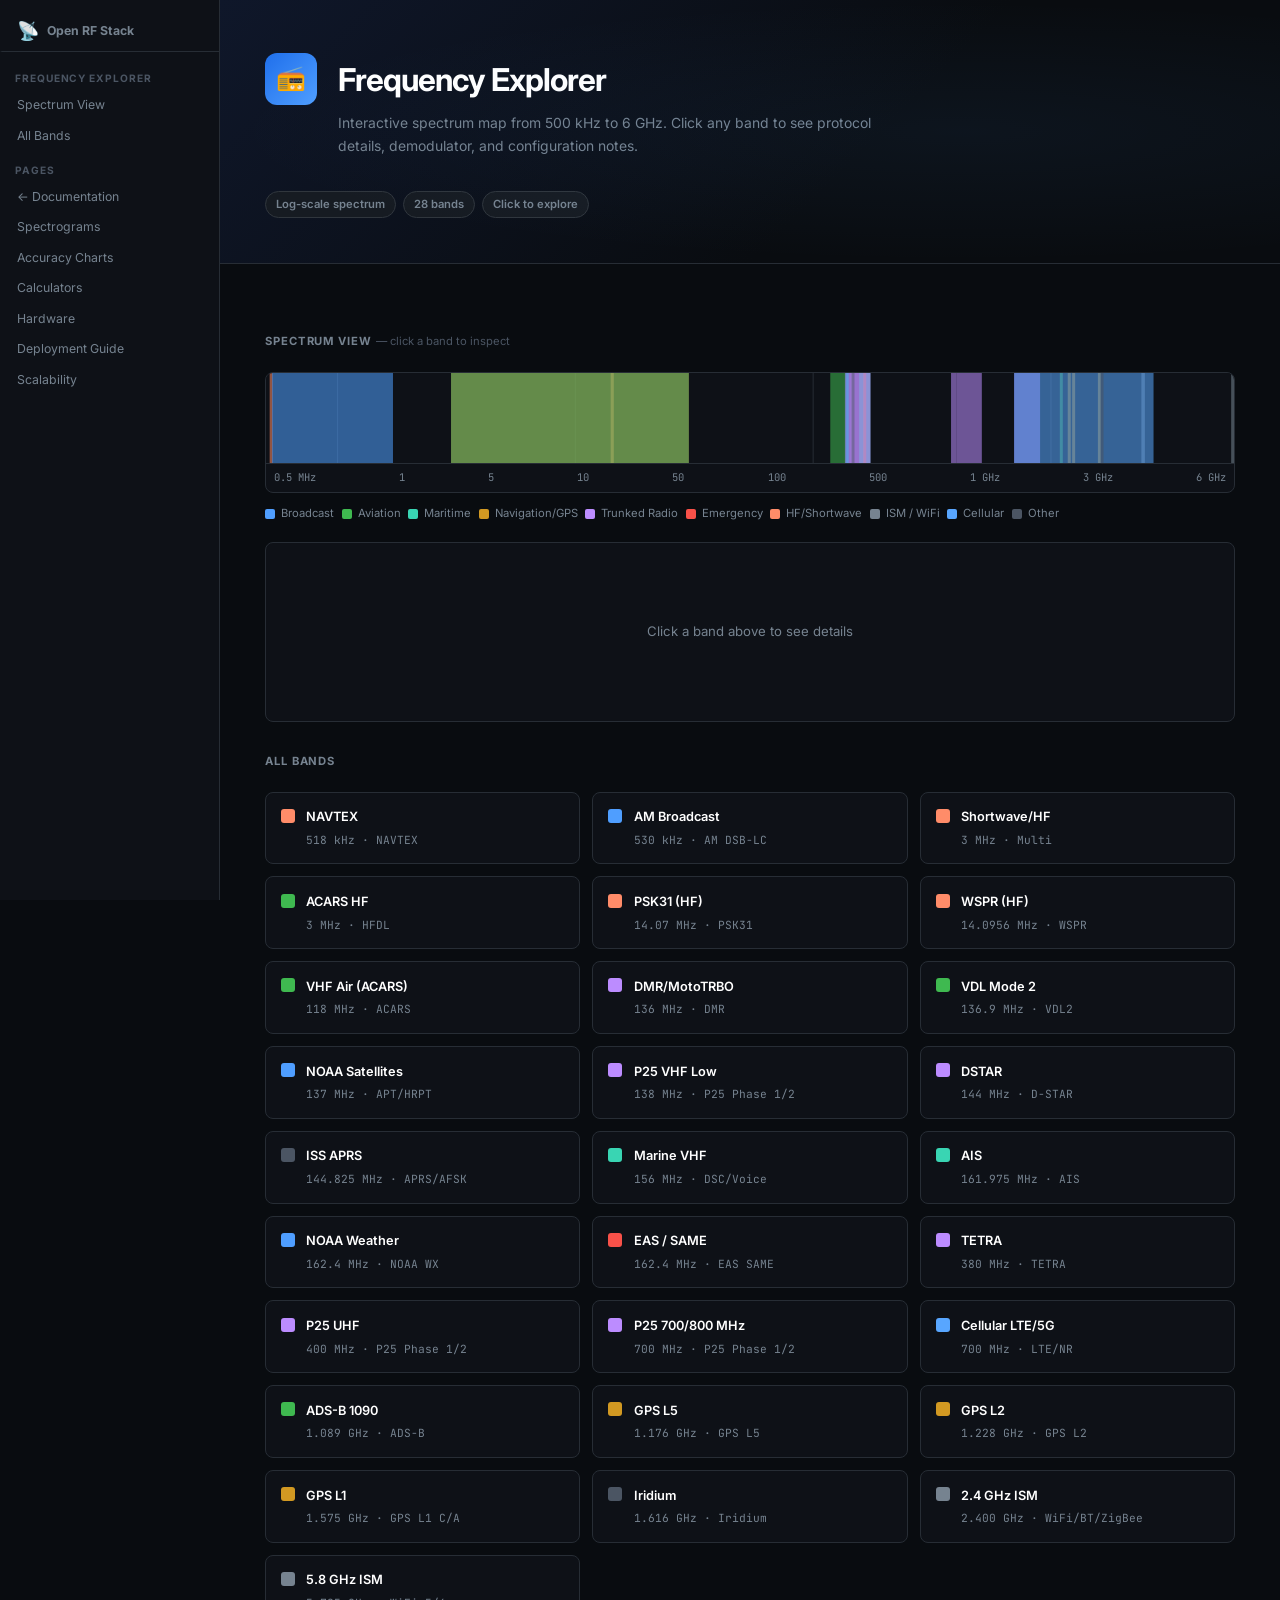
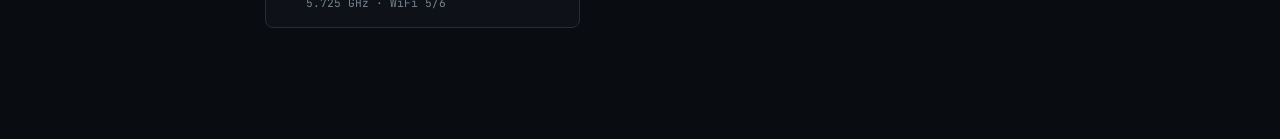
<file: frequency.html>
<!DOCTYPE html>
<html lang="en">
<head>
<meta charset="UTF-8">
<meta name="viewport" content="width=device-width,initial-scale=1.0">
<title>Frequency Explorer — Open RF Stack</title>
<link rel="preconnect" href="https://fonts.googleapis.com">
<link rel="preconnect" href="https://fonts.gstatic.com" crossorigin>
<link rel="stylesheet" href="https://fonts.googleapis.com/css2?family=Inter:wght@400;500;600;700&family=JetBrains+Mono:wght@400;500&display=swap">
<link rel="stylesheet" href="style.css">
<style>
.freq-wrap { margin:1.4rem 0 }
.freq-canvas-wrap { position:relative; width:100%; background:var(--bg2); border:1px solid var(--bd); border-radius:var(--r); overflow:hidden }
#freq-canvas { display:block; width:100%; cursor:crosshair }
.freq-ruler { display:flex; justify-content:space-between; padding:.35rem .5rem; font-size:.7rem; font-family:'JetBrains Mono',monospace; color:var(--muted); border-top:1px solid var(--bd) }
.freq-legend { display:flex; flex-wrap:wrap; gap:.5rem; margin:.75rem 0 }
.freq-leg-item { display:flex; align-items:center; gap:.4rem; font-size:.75rem; color:var(--muted) }
.freq-leg-dot { width:10px; height:10px; border-radius:2px; flex-shrink:0 }

.info-panel {
  background:var(--bg2); border:1px solid var(--bd); border-radius:var(--r);
  padding:1.4rem; margin:1.2rem 0; min-height:180px;
  display:grid; grid-template-columns:1fr auto; gap:1rem;
  align-items:start;
}
.info-panel.empty { display:flex; align-items:center; justify-content:center }
.info-empty { color:var(--muted); font-size:.88rem }
.ip-left h2 { font-size:1.1rem; font-weight:700; color:#fff; margin-bottom:.3rem }
.ip-freq { font-family:'JetBrains Mono',monospace; font-size:.82rem; color:var(--blue); margin-bottom:.75rem }
.ip-tags { display:flex; flex-wrap:wrap; gap:.4rem; margin-bottom:.9rem }
.ip-tag { font-size:.72rem; font-weight:600; padding:.2rem .6rem; border-radius:2rem; background:var(--bg3); border:1px solid var(--bd2); color:var(--muted) }
.ip-tag.primary { color:var(--blue); border-color:rgba(79,158,255,.3); background:rgba(79,158,255,.08) }
.ip-desc { font-size:.85rem; color:var(--tx); line-height:1.7 }
.ip-right { display:flex; flex-direction:column; gap:.5rem; align-items:flex-end; min-width:160px }
.ip-stat { text-align:right }
.ip-stat .sk { font-size:.7rem; color:var(--muted); text-transform:uppercase; letter-spacing:.06em; font-weight:600 }
.ip-stat .sv { font-size:.82rem; font-family:'JetBrains Mono',monospace; color:var(--tx) }
.ip-link { font-size:.78rem; color:var(--blue); text-decoration:none; display:flex; align-items:center; gap:.3rem; margin-top:.5rem }
.ip-link:hover { text-decoration:underline }

.band-list { display:grid; grid-template-columns:repeat(auto-fill,minmax(280px,1fr)); gap:.8rem; margin:1.4rem 0 }
.band-item {
  background:var(--bg2); border:1px solid var(--bd); border-radius:var(--r);
  padding:.9rem 1rem; display:flex; gap:.75rem; align-items:flex-start;
  cursor:pointer; transition:border-color .12s, background .12s;
}
.band-item:hover { border-color:var(--blue); background:rgba(79,158,255,.04) }
.band-swatch { width:14px; height:14px; border-radius:3px; flex-shrink:0; margin-top:.18rem }
.band-item-name { font-size:.85rem; font-weight:600; color:#fff; margin-bottom:.2rem }
.band-item-freq { font-size:.75rem; font-family:'JetBrains Mono',monospace; color:var(--muted) }
.section-label { font-size:.75rem; font-weight:700; text-transform:uppercase; letter-spacing:.08em; color:var(--muted); margin:2rem 0 .75rem }
</style>
</head>
<body>

<nav id="nav" style="padding-top:.75rem">
  <a class="nav-logo" href="index.html"><span>📡</span> Open RF Stack</a>
  <div class="nav-sep">Frequency Explorer</div>
  <a href="#explorer">Spectrum View</a>
  <a href="#band-list">All Bands</a>
  <div class="nav-sep">Pages</div>
  <a href="index.html">← Documentation</a>
  <a href="spectrograms.html">Spectrograms</a>
  <a href="accuracy.html">Accuracy Charts</a>
  <a href="tools.html">Calculators</a>
  <a href="hardware.html">Hardware</a>
  <a href="deploy.html">Deployment Guide</a>
  <a href="scaling.html">Scalability</a>
</nav>

<header>
  <div class="hdr">
    <div class="hdr-top">
      <div class="logo-wrap">📻</div>
      <div>
        <h1>Frequency Explorer</h1>
        <p>Interactive spectrum map from 500 kHz to 6 GHz. Click any band to see protocol details, demodulator, and configuration notes.</p>
      </div>
    </div>
    <div class="hdr-meta">
      <span class="tag">Log-scale spectrum</span>
      <span class="tag">28 bands</span>
      <span class="tag">Click to explore</span>
    </div>
  </div>
</header>

<main>
<div class="content">

<p class="section-label" id="explorer">Spectrum View <span style="font-weight:400;text-transform:none;letter-spacing:0;color:var(--dim)">— click a band to inspect</span></p>

<div class="freq-wrap">
  <div class="freq-canvas-wrap">
    <canvas id="freq-canvas" height="90"></canvas>
    <div class="freq-ruler" id="freq-ruler"></div>
  </div>

  <div class="freq-legend" id="freq-legend"></div>

  <div class="info-panel empty" id="info-panel">
    <span class="info-empty">Click a band above to see details</span>
  </div>
</div>

<p class="section-label" id="band-list">All Bands</p>
<div class="band-list" id="band-list-div"></div>

</div>
</main>

<script src="app.js"></script>
<script>
const CATS = {
  broadcast: { label:'Broadcast',      color:'#4f9eff' },
  aviation:  { label:'Aviation',       color:'#3fb950' },
  maritime:  { label:'Maritime',       color:'#39d5b3' },
  navigation:{ label:'Navigation/GPS', color:'#d29922' },
  trunked:   { label:'Trunked Radio',  color:'#bc8cff' },
  emergency: { label:'Emergency',      color:'#f85149' },
  hf:        { label:'HF/Shortwave',   color:'#ff8c69' },
  ism:       { label:'ISM / WiFi',     color:'#768390' },
  cellular:  { label:'Cellular',       color:'#58a6ff' },
  other:     { label:'Other',          color:'#4b5563' },
};

/* freq in MHz, log scale from LO to HI */
const LO_MHZ = 0.5, HI_MHZ = 6000;
const frac = f => Math.log10(f / LO_MHZ) / Math.log10(HI_MHZ / LO_MHZ);

const BANDS = [
  { name:'NAVTEX',          lo:0.518,    hi:0.519,    cat:'hf',        demod:'NavtexDemod',       proto:'NAVTEX',    bw:'1 kHz',   mod:'FSK',   desc:'Maritime safety telex on 518 kHz and 490 kHz. Broadcasts weather, navigational warnings, and search-and-rescue. Open RF Stack detects MMSI anomalies in distress traffic.' },
  { name:'AM Broadcast',    lo:0.53,     hi:1.71,     cat:'broadcast', demod:'AmDemod',           proto:'AM DSB-LC', bw:'10 kHz',  mod:'AM',    desc:'Medium-wave AM broadcast. 10 kHz channel spacing (North America). RadioResNet classifies AM_DSB at this band during wideband scans.' },
  { name:'PSK31 (HF)',      lo:14.07,    hi:14.075,   cat:'hf',        demod:'Psk31Demod',        proto:'PSK31',     bw:'31 Hz',   mod:'BPSK',  desc:'Narrowband HF digital text mode popular with amateur radio. 31.25 baud BPSK, extremely narrow — visible as a thin vertical line on a spectrogram. Used on 14.070 MHz (20 m band).' },
  { name:'P25 VHF Low',     lo:138,      hi:174,      cat:'trunked',   demod:'P25ControlDecoder', proto:'P25 Phase 1/2', bw:'12.5 kHz', mod:'C4FM/QPSK', desc:'APCO-25 public safety trunked radio. VHF low-band (138–174 MHz). Open RF Stack follows trunked voice grants and detects WACN changes indicating rogue site attacks.' },
  { name:'VHF Air (ACARS)', lo:118,      hi:137,      cat:'aviation',  demod:'AcarsDemod',        proto:'ACARS',     bw:'25 kHz',  mod:'AM',    desc:'Aircraft VHF voice (118–137 MHz) and ACARS digital datalink. ACARS encodes aircraft messages at 2400 baud AM-modulated. Open RF Stack decodes flight ID, position reports, and weather uplinks.' },
  { name:'VDL Mode 2',      lo:136.9,    hi:137.125,  cat:'aviation',  demod:'Vdl2Demod',         proto:'VDL2',      bw:'25 kHz',  mod:'D8PSK', desc:'VHF Digital Link Mode 2 — aircraft digital datalink successor to ACARS. D8PSK at 31.5 kbps. Carries ACARS messages, ADS-C position reports, and CPDLC clearances.' },
  { name:'NOAA Weather',    lo:162.4,    hi:162.55,   cat:'broadcast', demod:'NoaaDemod',         proto:'NOAA WX',   bw:'25 kHz',  mod:'NFM',   desc:'NOAA Weather Radio broadcasts on 7 channels between 162.400 and 162.550 MHz. Continuous weather forecasts and EAS-encoded emergency alerts. Open RF Stack monitors for anomalous EAS originator codes.' },
  { name:'AIS',             lo:161.975,  hi:162.025,  cat:'maritime',  demod:'AisDemod',          proto:'AIS',       bw:'25 kHz',  mod:'GMSK',  desc:'Automatic Identification System for ship tracking on 161.975 and 162.025 MHz. 9600 baud GMSK. Open RF Stack validates SOG (>50 kt flagged), MMSI format, and detects duplicate MMSI transmissions.' },
  { name:'Marine VHF',      lo:156,      hi:174,      cat:'maritime',  demod:'DscDemod',          proto:'DSC/Voice', bw:'25 kHz',  mod:'GMSK/NFM', desc:'Marine VHF band covering vessel voice comms and DSC (Digital Selective Calling) on channel 70 (156.525 MHz). Open RF Stack detects unusual distress MMSI values in DSC category-112 calls.' },
  { name:'P25 UHF',         lo:400,      hi:512,      cat:'trunked',   demod:'P25ControlDecoder', proto:'P25 Phase 1/2', bw:'12.5 kHz', mod:'C4FM/QPSK', desc:'APCO-25 UHF band used by many public safety agencies. Trunked systems broadcast TSBK (Trunking Signaling Block) control channel messages that Open RF Stack parses for voice grant follow and encryption detection.' },
  { name:'EAS / SAME',      lo:162.4,    hi:162.55,   cat:'emergency', demod:'EasSameDemod',      proto:'EAS SAME',  bw:'25 kHz',  mod:'FSK',   desc:'Emergency Alert System using SAME (Specific Area Message Encoding) header on NOAA WX frequencies. Open RF Stack validates FCC originator codes and flags rare event types (e.g., CDW, EVI) that may indicate spoofed alerts.' },
  { name:'GPS L2',          lo:1227.6,   hi:1227.61,  cat:'navigation',demod:'GpsMonitor',        proto:'GPS L2',    bw:'24 MHz',  mod:'BPSK',  desc:'GPS L2 carrier (1227.60 MHz). Civilian L2C signal added on Block IIR-M satellites. Open RF Stack monitors L1, L2, and L5 power levels simultaneously — a single-band power spike indicates jamming; multi-band anomaly with valid NMEA position suggests spoofing.' },
  { name:'GPS L5',          lo:1176.45,  hi:1176.46,  cat:'navigation',demod:'GpsMonitor',        proto:'GPS L5',    bw:'24 MHz',  mod:'BPSK',  desc:'GPS L5 carrier (1176.45 MHz) — highest-power civilian GPS signal, designed for safety-of-life applications (aviation). Disruption here while L1/L2 are clean may indicate L5-targeted interference.' },
  { name:'ADS-B 1090',      lo:1089.5,   hi:1090.5,   cat:'aviation',  demod:'AdsbDemod',         proto:'ADS-B',     bw:'1 MHz',   mod:'PPM',   desc:'ADS-B Extended Squitter on 1090 MHz. 112-bit frames at 1 Mbps PPM encoding broadcast aircraft identity, position, altitude, and velocity. Open RF Stack validates physics: groundspeed >700 kt, altitude >60,000 ft, or CRC error rate >80% triggers alerts.' },
  { name:'GPS L1',          lo:1575.42,  hi:1575.43,  cat:'navigation',demod:'GpsMonitor',        proto:'GPS L1 C/A', bw:'24 MHz', mod:'BPSK',  desc:'Primary GPS civilian signal at 1575.42 MHz (L1 C/A). EMA-baseline power monitoring detects sudden noise floor elevation (jamming). GpsMonitor compares against L2/L5 to discriminate jamming from spoofing.' },
  { name:'P25 700/800 MHz', lo:700,      hi:900,      cat:'trunked',   demod:'P25ControlDecoder', proto:'P25 Phase 1/2', bw:'12.5 kHz', mod:'C4FM/QPSK', desc:'APCO-25 on 700 and 800 MHz bands. Common for statewide interoperability networks. Phase 2 uses TDMA with H-DQPSK modulation, doubling capacity over Phase 1 C4FM.' },
  { name:'2.4 GHz ISM',     lo:2400,     hi:2483,     cat:'ism',       demod:'OnnxClassifier',    proto:'WiFi/BT/ZigBee', bw:'20/80 MHz', mod:'OFDM/FHSS', desc:'License-free ISM band shared by WiFi 802.11b/g/n, Bluetooth FHSS, ZigBee, and many IoT devices. RadioResNet classifies these at 94%+ accuracy. Frequency-hopping BT is visible as a wide comb pattern on a spectrogram.' },
  { name:'Cellular LTE/5G', lo:700,      hi:2700,     cat:'cellular',  demod:'OnnxClassifier',    proto:'LTE/NR',    bw:'1.4–100 MHz', mod:'OFDM', desc:'LTE and 5G NR use OFDM across multiple bands: Band 12 (700 MHz), Band 17 (700 MHz), Band 4 (1700/2100 MHz AWS), Band 2 (1900 MHz PCS). Characterized by rectangular flat-top spectrum with cyclic prefix guard intervals.' },
  { name:'5.8 GHz ISM',     lo:5725,     hi:5875,     cat:'ism',       demod:'OnnxClassifier',    proto:'WiFi 5/6',  bw:'20/40/80/160 MHz', mod:'OFDM', desc:'WiFi 802.11a/ac/ax (Wi-Fi 5/6) primary band. 160 MHz channels in Wi-Fi 6E. Requires HackRF or USRP — most SDRs top out at 6 GHz. OFDM subcarrier comb visible with 312.5 kHz subcarrier spacing.' },
  { name:'DSTAR',           lo:144,      hi:148,       cat:'trunked',   demod:'OnnxClassifier',    proto:'D-STAR',    bw:'6.25 kHz', mod:'GMSK', desc:'Digital Smart Technologies for Amateur Radio. 4800 bps GMSK voice/data. Used primarily by amateur radio operators on 2 m (144–148 MHz), 70 cm (430–440 MHz), and 23 cm bands.' },
  { name:'DMR/MotoTRBO',    lo:136,      hi:174,       cat:'trunked',   demod:'OnnxClassifier',    proto:'DMR',       bw:'12.5 kHz', mod:'4FSK', desc:'Digital Mobile Radio. TDMA with 2 timeslots per 12.5 kHz channel. Used by commercial and public safety agencies as a lower-cost P25 alternative. Classified by RadioResNet in the 47-class model.' },
  { name:'WSPR (HF)',       lo:14.0956,  hi:14.0958,  cat:'hf',        demod:'OnnxClassifier',    proto:'WSPR',      bw:'200 Hz',  mod:'WSPR-2', desc:'Weak Signal Propagation Reporter — ultra-narrowband amateur radio beacon mode. 4-FSK with 4-symbol/s rate. Used for HF propagation mapping worldwide. Classified as WSPR in the 47-class ML model.' },
  { name:'Shortwave/HF',    lo:3,        hi:30,        cat:'hf',        demod:'OnnxClassifier',    proto:'Multi',     bw:'3–12 kHz', mod:'SSB/AM/CW/FT8', desc:'HF shortwave covering amateur radio bands (40 m, 20 m, 15 m, 10 m), international broadcast, aviation HF-SELCAL, maritime HF, and STANAG military modes. Requires RTL-SDR direct-sampling or LimeSDR for coverage.' },
  { name:'TETRA',           lo:380,      hi:400,       cat:'trunked',   demod:'OnnxClassifier',    proto:'TETRA',     bw:'25 kHz',  mod:'π/4-DQPSK', desc:'Terrestrial Trunked Radio — European public safety digital radio standard. Used by police, fire, and ambulance services in Europe and Asia. TDMA with 4 timeslots per 25 kHz. Classified by RadioResNet.' },
  { name:'Iridium',         lo:1616,     hi:1626,      cat:'other',     demod:'OnnxClassifier',    proto:'Iridium',   bw:'31.5 kHz', mod:'QPSK', desc:'Iridium LEO satellite phone network. 66 active satellites at 780 km altitude. Doppler-shifted bursts visible as diagonal lines on a spectrogram due to rapid satellite motion (~7.5 km/s). L-band 1616–1626.5 MHz.' },
  { name:'ACARS HF',        lo:3,        hi:30,        cat:'aviation',  demod:'AcarsDemod',        proto:'HFDL',      bw:'1.8 kHz', mod:'HFDL',  desc:'HF Data Link — HF equivalent of VHF ACARS for oceanic flights out of VHF range. Used over North Atlantic and Pacific. PSK-4 modulation at 300/600/1200/1800 bps.' },
  { name:'ISS APRS',        lo:144.825,  hi:144.830,   cat:'other',     demod:'OnnxClassifier',    proto:'APRS/AFSK', bw:'12.5 kHz', mod:'AFSK', desc:'International Space Station digipeats amateur APRS packets on 144.825 MHz when in view. 1200 baud Bell 202 AFSK. ISS passes are ~10 minutes, signal is strong with simple omni antenna.' },
  { name:'NOAA Satellites', lo:137,      hi:138,       cat:'broadcast', demod:'OnnxClassifier',    proto:'APT/HRPT',  bw:'34/3 kHz', mod:'AM/BPSK', desc:'NOAA weather satellite downlinks: APT (137.500/137.9125 MHz) analog image at 34 kHz bandwidth, HRPT digital at 1.7 GHz. APT decodes to visible/IR images with 4 km/px resolution. Easily received with a dipole.' },
];

const canvas = document.getElementById('freq-canvas');
const ctx = canvas.getContext('2d');
const rulerEl = document.getElementById('freq-ruler');
const legendEl = document.getElementById('freq-legend');
const infoEl = document.getElementById('info-panel');
const bandListEl = document.getElementById('band-list-div');
let W = 0, H = 90;
let selected = null;

function resize() {
  const dpr = window.devicePixelRatio || 1;
  const rect = canvas.parentElement.getBoundingClientRect();
  W = rect.width;
  canvas.width = Math.round(W * dpr);
  canvas.height = Math.round(H * dpr);
  canvas.style.width = W + 'px';
  canvas.style.height = H + 'px';
  ctx.scale(dpr, dpr);
  draw();
}

function xOf(mhz) { return frac(mhz) * W; }

function draw() {
  ctx.clearRect(0, 0, W, H);
  /* background */
  ctx.fillStyle = '#0e1117';
  ctx.fillRect(0, 0, W, H);

  /* grid lines at decade boundaries */
  ['1','10','100','1000'].forEach(s => {
    const mhz = parseFloat(s);
    const x = xOf(mhz);
    ctx.strokeStyle = '#272d35';
    ctx.lineWidth = 1;
    ctx.beginPath(); ctx.moveTo(x, 0); ctx.lineTo(x, H); ctx.stroke();
  });

  /* bands */
  BANDS.forEach(b => {
    const x0 = xOf(b.lo), x1 = Math.max(xOf(b.hi), x0 + 3);
    const col = CATS[b.cat].color;
    const isActive = selected === b;
    ctx.globalAlpha = isActive ? 1 : 0.55;
    ctx.fillStyle = col;
    ctx.fillRect(x0, 0, x1 - x0, H);
    if (isActive) {
      ctx.strokeStyle = '#fff';
      ctx.lineWidth = 1.5;
      ctx.strokeRect(x0 + .75, .75, x1 - x0 - 1.5, H - 1.5);
    }
  });
  ctx.globalAlpha = 1;
}

function buildRuler() {
  const marks = [
    ['0.5 MHz', 0.5], ['1', 1], ['5', 5], ['10', 10], ['50', 50],
    ['100', 100], ['500', 500], ['1 GHz', 1000], ['3 GHz', 3000], ['6 GHz', 6000]
  ];
  rulerEl.innerHTML = marks.map(([lbl]) => `<span>${lbl}</span>`).join('');
}

function buildLegend() {
  legendEl.innerHTML = Object.entries(CATS).map(([k, v]) =>
    `<div class="freq-leg-item"><div class="freq-leg-dot" style="background:${v.color}"></div><span>${v.label}</span></div>`
  ).join('');
}

function showInfo(b) {
  const col = CATS[b.cat].color;
  const freqStr = b.lo >= 1000
    ? `${(b.lo/1000).toFixed(3)} – ${(b.hi/1000).toFixed(3)} GHz`
    : b.lo >= 1
    ? `${b.lo} – ${b.hi} MHz`
    : `${(b.lo*1000).toFixed(0)} – ${(b.hi*1000).toFixed(0)} kHz`;

  infoEl.className = 'info-panel';
  infoEl.innerHTML = `
    <div class="ip-left">
      <h2 style="display:flex;align-items:center;gap:.6rem">
        <span style="display:inline-block;width:12px;height:12px;border-radius:3px;background:${col}"></span>
        ${b.name}
      </h2>
      <div class="ip-freq">${freqStr}</div>
      <div class="ip-tags">
        <span class="ip-tag primary">${CATS[b.cat].label}</span>
        <span class="ip-tag">${b.mod}</span>
        <span class="ip-tag">${b.proto}</span>
      </div>
      <div class="ip-desc">${b.desc}</div>
    </div>
    <div class="ip-right">
      <div class="ip-stat"><div class="sk">Bandwidth</div><div class="sv">${b.bw}</div></div>
      <div class="ip-stat"><div class="sk">Demodulator</div><div class="sv">${b.demod}</div></div>
      <a class="ip-link" href="spectrograms.html">View spectrogram ↗</a>
    </div>
  `;
}

function freqAtX(x) {
  const f = LO_MHZ * Math.pow(HI_MHZ / LO_MHZ, x / W);
  return f;
}

canvas.addEventListener('click', e => {
  const rect = canvas.getBoundingClientRect();
  const x = e.clientX - rect.left;
  const f = freqAtX(x);
  let hit = null;
  BANDS.forEach(b => { if (f >= b.lo && f <= b.hi) hit = b; });
  if (hit) {
    selected = (selected === hit) ? null : hit;
    draw();
    if (selected) showInfo(selected);
    else { infoEl.className='info-panel empty'; infoEl.innerHTML='<span class="info-empty">Click a band above to see details</span>'; }
  }
});

canvas.addEventListener('mousemove', e => {
  const rect = canvas.getBoundingClientRect();
  const x = e.clientX - rect.left;
  const f = freqAtX(x);
  let hit = false;
  BANDS.forEach(b => { if (f >= b.lo && f <= b.hi) hit = true; });
  canvas.style.cursor = hit ? 'pointer' : 'crosshair';
});

function buildBandList() {
  const sorted = [...BANDS].sort((a, b) => a.lo - b.lo);
  bandListEl.innerHTML = sorted.map(b => {
    const col = CATS[b.cat].color;
    const freqStr = b.lo >= 1000
      ? `${(b.lo/1000).toFixed(3)} GHz`
      : b.lo >= 1 ? `${b.lo} MHz` : `${(b.lo*1000).toFixed(0)} kHz`;
    return `<div class="band-item" data-name="${b.name}">
      <div class="band-swatch" style="background:${col}"></div>
      <div>
        <div class="band-item-name">${b.name}</div>
        <div class="band-item-freq">${freqStr} · ${b.proto}</div>
      </div>
    </div>`;
  }).join('');

  bandListEl.querySelectorAll('.band-item').forEach(el => {
    el.addEventListener('click', () => {
      const b = BANDS.find(x => x.name === el.dataset.name);
      if (b) { selected = b; draw(); showInfo(b); window.scrollTo({top:0,behavior:'smooth'}); }
    });
  });
}

window.addEventListener('resize', resize);
buildRuler();
buildLegend();
buildBandList();
resize();
</script>
</body>
</html>
</file>
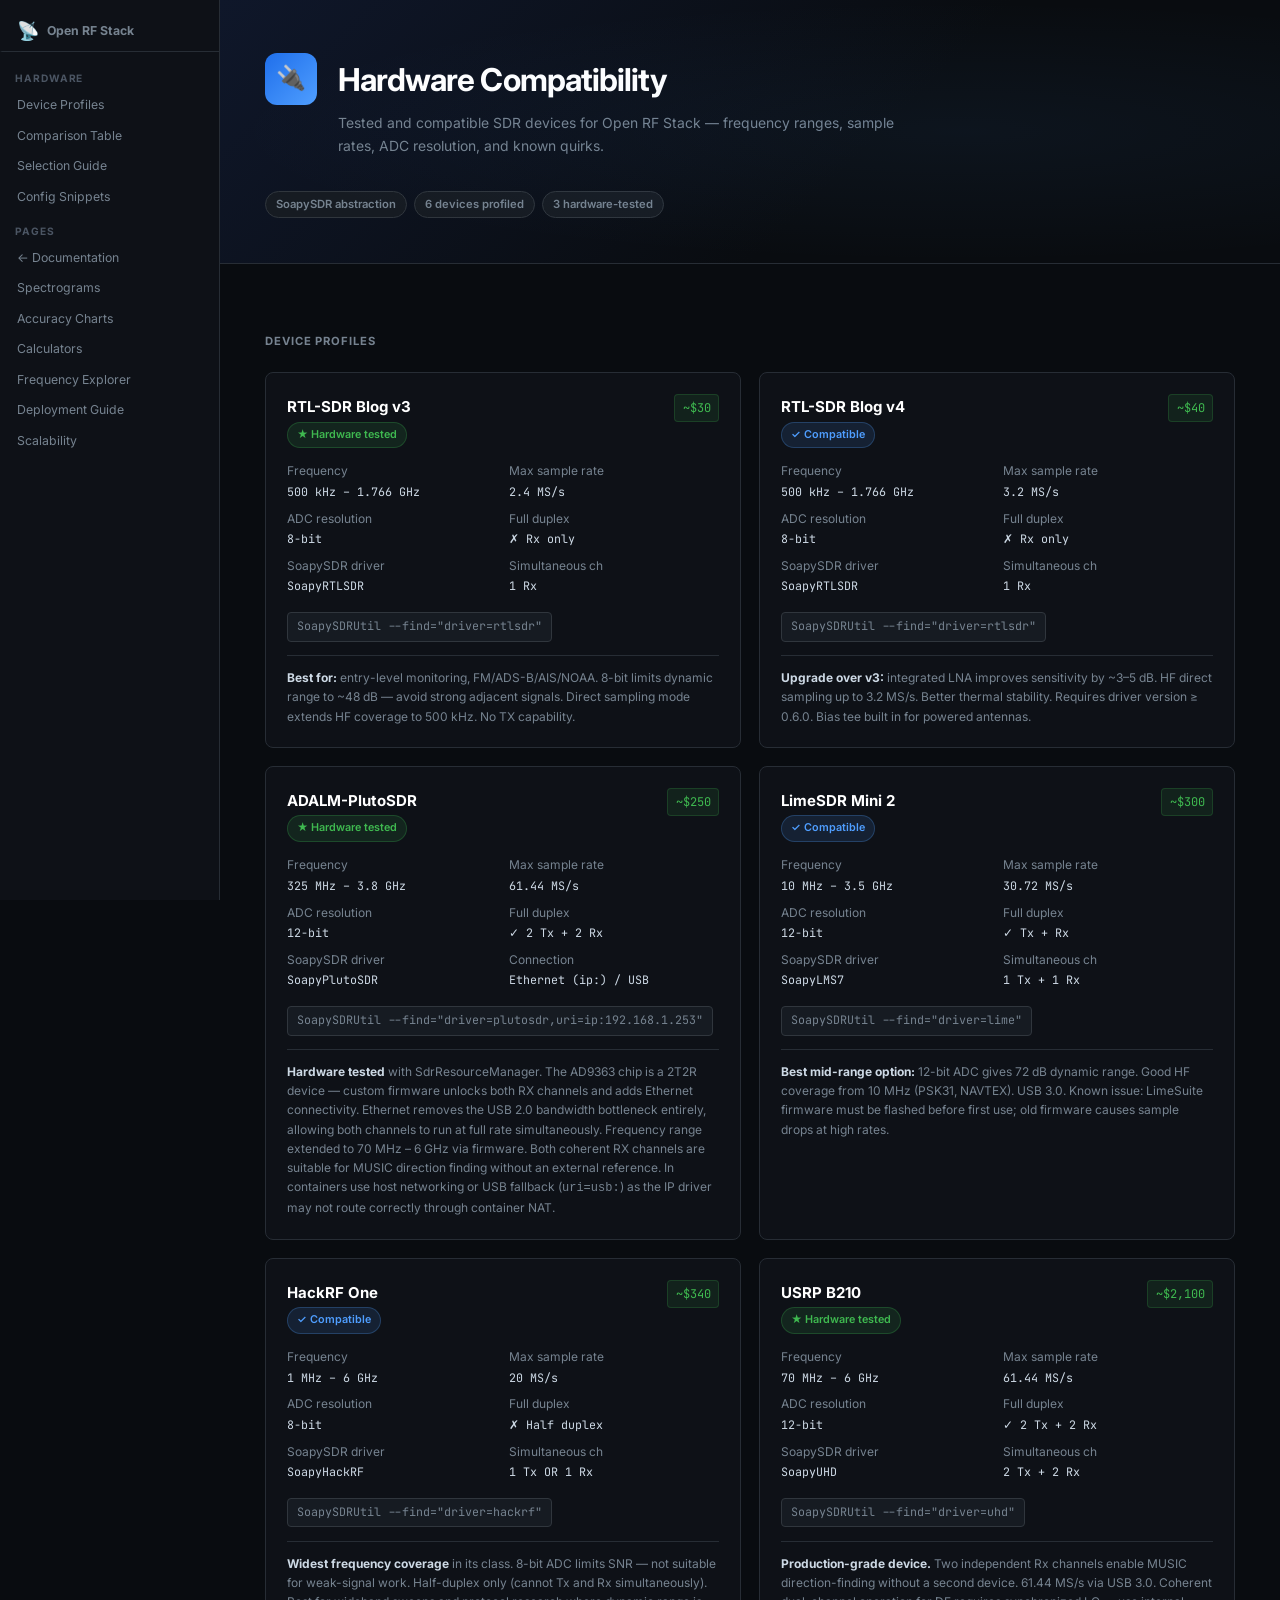
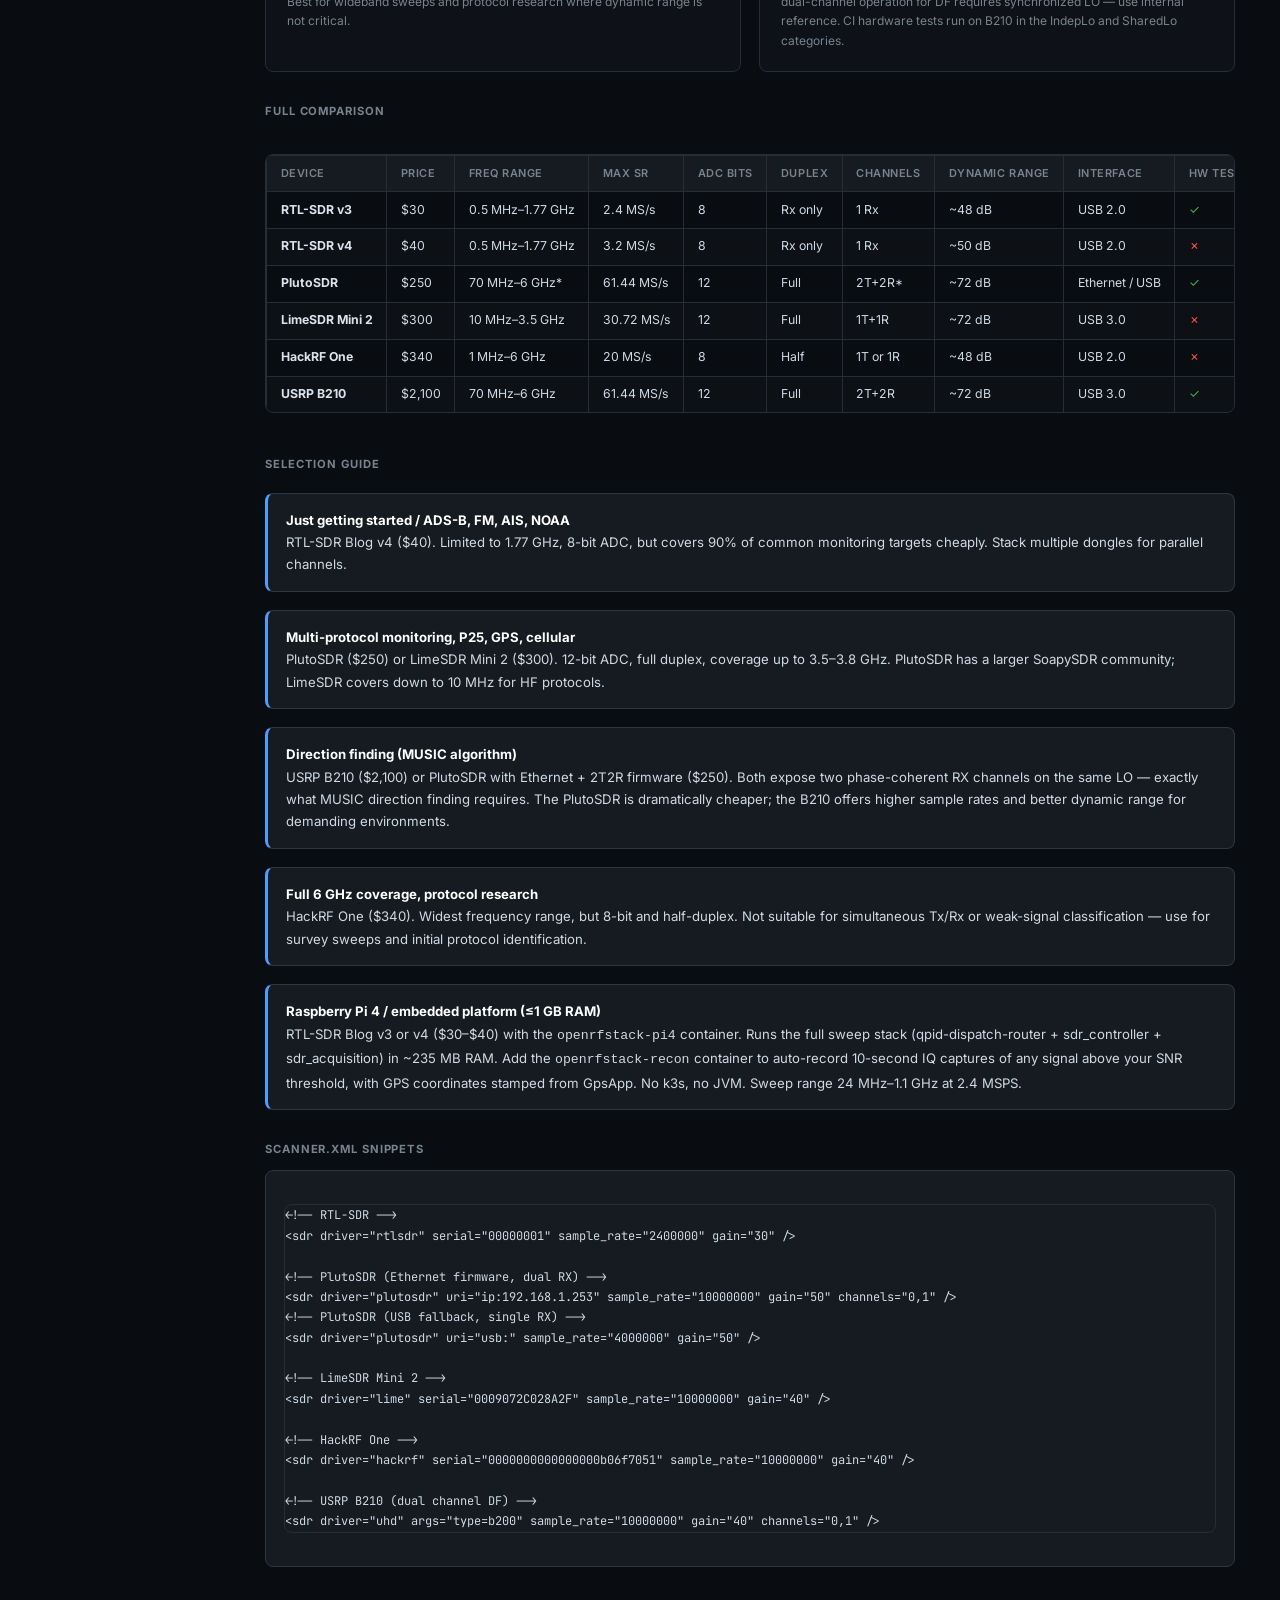
<file: hardware.html>
<!DOCTYPE html>
<html lang="en">
<head>
<meta charset="UTF-8">
<meta name="viewport" content="width=device-width,initial-scale=1.0">
<title>Hardware Compatibility — Open RF Stack</title>
<link rel="preconnect" href="https://fonts.googleapis.com">
<link rel="preconnect" href="https://fonts.gstatic.com" crossorigin>
<link rel="stylesheet" href="https://fonts.googleapis.com/css2?family=Inter:wght@400;500;600;700&family=JetBrains+Mono:wght@400;500&display=swap">
<link rel="stylesheet" href="style.css">
<style>
.hw-grid { display:grid; grid-template-columns:repeat(auto-fill,minmax(320px,1fr)); gap:1.2rem; margin:1.4rem 0 }
.hw-card {
  background:var(--bg2); border:1px solid var(--bd); border-radius:var(--r);
  padding:1.4rem; display:flex; flex-direction:column; gap:.9rem;
  transition:border-color .15s;
}
.hw-card:hover { border-color:var(--blue) }
.hw-card-top { display:flex; align-items:flex-start; justify-content:space-between; gap:.75rem }
.hw-name { font-size:1rem; font-weight:700; color:#fff }
.hw-price { font-size:.8rem; font-family:'JetBrains Mono',monospace; color:var(--green); background:rgba(63,185,80,.1); border:1px solid rgba(63,185,80,.2); border-radius:4px; padding:.2rem .5rem; white-space:nowrap }
.hw-badge { display:inline-flex; align-items:center; gap:.35rem; font-size:.72rem; font-weight:600; padding:.2rem .6rem; border-radius:2rem; margin-top:.15rem }
.badge-tested  { background:rgba(63,185,80,.12);  color:var(--green);  border:1px solid rgba(63,185,80,.25)  }
.badge-compat  { background:rgba(79,158,255,.12); color:var(--blue);   border:1px solid rgba(79,158,255,.25) }
.badge-untested{ background:rgba(118,131,144,.1); color:var(--muted);  border:1px solid var(--bd2) }
.hw-specs { display:grid; grid-template-columns:1fr 1fr; gap:.4rem .75rem }
.hw-spec { font-size:.8rem }
.hw-spec .sk { color:var(--muted); }
.hw-spec .sv { color:var(--tx);   font-family:'JetBrains Mono',monospace; font-size:.78rem }
.hw-driver { font-size:.78rem; color:var(--muted); font-family:'JetBrains Mono',monospace; background:var(--bg3); border:1px solid var(--bd2); border-radius:4px; padding:.25rem .6rem; margin-top:.1rem; width:fit-content }
.hw-note { font-size:.8rem; color:var(--muted); border-top:1px solid var(--bd); padding-top:.8rem; line-height:1.6 }
.hw-note strong { color:var(--tx) }

.cmp-wrap { overflow-x:auto; margin:1.4rem 0 }
.cmp-table { width:100%; border-collapse:collapse; font-size:.82rem; white-space:nowrap }
.cmp-table th { background:var(--bg3); color:var(--muted); font-weight:600; font-size:.73rem; text-transform:uppercase; letter-spacing:.05em; padding:.55rem .9rem; border:1px solid var(--bd); text-align:left }
.cmp-table td { padding:.5rem .9rem; border:1px solid var(--bd); vertical-align:middle }
.cmp-table tr:nth-child(even) td { background:rgba(255,255,255,.015) }
.cmp-table tr:hover td { background:rgba(79,158,255,.04) }
.tick  { color:var(--green) }
.cross { color:var(--red)   }
.dash  { color:var(--muted) }

.section-label { font-size:.75rem; font-weight:700; text-transform:uppercase; letter-spacing:.08em; color:var(--muted); margin:2rem 0 .75rem }
.tip-box { background:var(--bg3); border:1px solid var(--bd2); border-left:3px solid var(--blue); border-radius:var(--r); padding:1rem 1.2rem; margin:1.2rem 0; font-size:.88rem; line-height:1.7 }
.tip-box strong { color:#fff }
</style>
</head>
<body>

<nav id="nav" style="padding-top:.75rem">
  <a class="nav-logo" href="index.html"><span>📡</span> Open RF Stack</a>
  <div class="nav-sep">Hardware</div>
  <a href="#cards">Device Profiles</a>
  <a href="#comparison">Comparison Table</a>
  <a href="#selection">Selection Guide</a>
  <a href="#config">Config Snippets</a>
  <div class="nav-sep">Pages</div>
  <a href="index.html">← Documentation</a>
  <a href="spectrograms.html">Spectrograms</a>
  <a href="accuracy.html">Accuracy Charts</a>
  <a href="tools.html">Calculators</a>
  <a href="frequency.html">Frequency Explorer</a>
  <a href="deploy.html">Deployment Guide</a>
  <a href="scaling.html">Scalability</a>
</nav>

<header>
  <div class="hdr">
    <div class="hdr-top">
      <div class="logo-wrap">🔌</div>
      <div>
        <h1>Hardware Compatibility</h1>
        <p>Tested and compatible SDR devices for Open RF Stack — frequency ranges, sample rates, ADC resolution, and known quirks.</p>
      </div>
    </div>
    <div class="hdr-meta">
      <span class="tag">SoapySDR abstraction</span>
      <span class="tag">6 devices profiled</span>
      <span class="tag">3 hardware-tested</span>
    </div>
  </div>
</header>

<main>
<div class="content">

<p class="section-label" id="cards">Device Profiles</p>

<div class="hw-grid">

  <!-- RTL-SDR Blog v3 -->
  <div class="hw-card">
    <div class="hw-card-top">
      <div>
        <div class="hw-name">RTL-SDR Blog v3</div>
        <div class="hw-badge badge-tested">&#9733; Hardware tested</div>
      </div>
      <span class="hw-price">~$30</span>
    </div>
    <div class="hw-specs">
      <div class="hw-spec"><span class="sk">Frequency</span><br><span class="sv">500 kHz – 1.766 GHz</span></div>
      <div class="hw-spec"><span class="sk">Max sample rate</span><br><span class="sv">2.4 MS/s</span></div>
      <div class="hw-spec"><span class="sk">ADC resolution</span><br><span class="sv">8-bit</span></div>
      <div class="hw-spec"><span class="sk">Full duplex</span><br><span class="sv cross">✗ Rx only</span></div>
      <div class="hw-spec"><span class="sk">SoapySDR driver</span><br><span class="sv">SoapyRTLSDR</span></div>
      <div class="hw-spec"><span class="sk">Simultaneous ch</span><br><span class="sv">1 Rx</span></div>
    </div>
    <div class="hw-driver">SoapySDRUtil --find="driver=rtlsdr"</div>
    <div class="hw-note"><strong>Best for:</strong> entry-level monitoring, FM/ADS-B/AIS/NOAA. 8-bit limits dynamic range to ~48 dB — avoid strong adjacent signals. Direct sampling mode extends HF coverage to 500 kHz. No TX capability.</div>
  </div>

  <!-- RTL-SDR Blog v4 -->
  <div class="hw-card">
    <div class="hw-card-top">
      <div>
        <div class="hw-name">RTL-SDR Blog v4</div>
        <div class="hw-badge badge-compat">&#10003; Compatible</div>
      </div>
      <span class="hw-price">~$40</span>
    </div>
    <div class="hw-specs">
      <div class="hw-spec"><span class="sk">Frequency</span><br><span class="sv">500 kHz – 1.766 GHz</span></div>
      <div class="hw-spec"><span class="sk">Max sample rate</span><br><span class="sv">3.2 MS/s</span></div>
      <div class="hw-spec"><span class="sk">ADC resolution</span><br><span class="sv">8-bit</span></div>
      <div class="hw-spec"><span class="sk">Full duplex</span><br><span class="sv cross">✗ Rx only</span></div>
      <div class="hw-spec"><span class="sk">SoapySDR driver</span><br><span class="sv">SoapyRTLSDR</span></div>
      <div class="hw-spec"><span class="sk">Simultaneous ch</span><br><span class="sv">1 Rx</span></div>
    </div>
    <div class="hw-driver">SoapySDRUtil --find="driver=rtlsdr"</div>
    <div class="hw-note"><strong>Upgrade over v3:</strong> integrated LNA improves sensitivity by ~3–5 dB. HF direct sampling up to 3.2 MS/s. Better thermal stability. Requires driver version ≥ 0.6.0. Bias tee built in for powered antennas.</div>
  </div>

  <!-- PlutoSDR -->
  <div class="hw-card">
    <div class="hw-card-top">
      <div>
        <div class="hw-name">ADALM-PlutoSDR</div>
        <div class="hw-badge badge-tested">&#9733; Hardware tested</div>
      </div>
      <span class="hw-price">~$250</span>
    </div>
    <div class="hw-specs">
      <div class="hw-spec"><span class="sk">Frequency</span><br><span class="sv">325 MHz – 3.8 GHz</span></div>
      <div class="hw-spec"><span class="sk">Max sample rate</span><br><span class="sv">61.44 MS/s</span></div>
      <div class="hw-spec"><span class="sk">ADC resolution</span><br><span class="sv">12-bit</span></div>
      <div class="hw-spec"><span class="sk">Full duplex</span><br><span class="sv tick">✓ 2 Tx + 2 Rx</span></div>
      <div class="hw-spec"><span class="sk">SoapySDR driver</span><br><span class="sv">SoapyPlutoSDR</span></div>
      <div class="hw-spec"><span class="sk">Connection</span><br><span class="sv">Ethernet (ip:) / USB</span></div>
    </div>
    <div class="hw-driver">SoapySDRUtil --find="driver=plutosdr,uri=ip:192.168.1.253"</div>
    <div class="hw-note"><strong>Hardware tested</strong> with SdrResourceManager. The AD9363 chip is a 2T2R device — custom firmware unlocks both RX channels and adds Ethernet connectivity. Ethernet removes the USB 2.0 bandwidth bottleneck entirely, allowing both channels to run at full rate simultaneously. Frequency range extended to 70 MHz – 6 GHz via firmware. Both coherent RX channels are suitable for MUSIC direction finding without an external reference. In containers use host networking or USB fallback (<code>uri=usb:</code>) as the IP driver may not route correctly through container NAT.</div>
  </div>

  <!-- LimeSDR Mini 2 -->
  <div class="hw-card">
    <div class="hw-card-top">
      <div>
        <div class="hw-name">LimeSDR Mini 2</div>
        <div class="hw-badge badge-compat">&#10003; Compatible</div>
      </div>
      <span class="hw-price">~$300</span>
    </div>
    <div class="hw-specs">
      <div class="hw-spec"><span class="sk">Frequency</span><br><span class="sv">10 MHz – 3.5 GHz</span></div>
      <div class="hw-spec"><span class="sk">Max sample rate</span><br><span class="sv">30.72 MS/s</span></div>
      <div class="hw-spec"><span class="sk">ADC resolution</span><br><span class="sv">12-bit</span></div>
      <div class="hw-spec"><span class="sk">Full duplex</span><br><span class="sv tick">✓ Tx + Rx</span></div>
      <div class="hw-spec"><span class="sk">SoapySDR driver</span><br><span class="sv">SoapyLMS7</span></div>
      <div class="hw-spec"><span class="sk">Simultaneous ch</span><br><span class="sv">1 Tx + 1 Rx</span></div>
    </div>
    <div class="hw-driver">SoapySDRUtil --find="driver=lime"</div>
    <div class="hw-note"><strong>Best mid-range option:</strong> 12-bit ADC gives 72 dB dynamic range. Good HF coverage from 10 MHz (PSK31, NAVTEX). USB 3.0. Known issue: LimeSuite firmware must be flashed before first use; old firmware causes sample drops at high rates.</div>
  </div>

  <!-- HackRF One -->
  <div class="hw-card">
    <div class="hw-card-top">
      <div>
        <div class="hw-name">HackRF One</div>
        <div class="hw-badge badge-compat">&#10003; Compatible</div>
      </div>
      <span class="hw-price">~$340</span>
    </div>
    <div class="hw-specs">
      <div class="hw-spec"><span class="sk">Frequency</span><br><span class="sv">1 MHz – 6 GHz</span></div>
      <div class="hw-spec"><span class="sk">Max sample rate</span><br><span class="sv">20 MS/s</span></div>
      <div class="hw-spec"><span class="sk">ADC resolution</span><br><span class="sv">8-bit</span></div>
      <div class="hw-spec"><span class="sk">Full duplex</span><br><span class="sv cross">✗ Half duplex</span></div>
      <div class="hw-spec"><span class="sk">SoapySDR driver</span><br><span class="sv">SoapyHackRF</span></div>
      <div class="hw-spec"><span class="sk">Simultaneous ch</span><br><span class="sv">1 Tx OR 1 Rx</span></div>
    </div>
    <div class="hw-driver">SoapySDRUtil --find="driver=hackrf"</div>
    <div class="hw-note"><strong>Widest frequency coverage</strong> in its class. 8-bit ADC limits SNR — not suitable for weak-signal work. Half-duplex only (cannot Tx and Rx simultaneously). Best for wideband sweeps and protocol research where dynamic range is not critical.</div>
  </div>

  <!-- USRP B210 -->
  <div class="hw-card">
    <div class="hw-card-top">
      <div>
        <div class="hw-name">USRP B210</div>
        <div class="hw-badge badge-tested">&#9733; Hardware tested</div>
      </div>
      <span class="hw-price">~$2,100</span>
    </div>
    <div class="hw-specs">
      <div class="hw-spec"><span class="sk">Frequency</span><br><span class="sv">70 MHz – 6 GHz</span></div>
      <div class="hw-spec"><span class="sk">Max sample rate</span><br><span class="sv">61.44 MS/s</span></div>
      <div class="hw-spec"><span class="sk">ADC resolution</span><br><span class="sv">12-bit</span></div>
      <div class="hw-spec"><span class="sk">Full duplex</span><br><span class="sv tick">✓ 2 Tx + 2 Rx</span></div>
      <div class="hw-spec"><span class="sk">SoapySDR driver</span><br><span class="sv">SoapyUHD</span></div>
      <div class="hw-spec"><span class="sk">Simultaneous ch</span><br><span class="sv">2 Tx + 2 Rx</span></div>
    </div>
    <div class="hw-driver">SoapySDRUtil --find="driver=uhd"</div>
    <div class="hw-note"><strong>Production-grade device.</strong> Two independent Rx channels enable MUSIC direction-finding without a second device. 61.44 MS/s via USB 3.0. Coherent dual-channel operation for DF requires synchronized LO — use internal reference. CI hardware tests run on B210 in the IndepLo and SharedLo categories.</div>
  </div>

</div>

<!-- Comparison table -->
<p class="section-label" id="comparison">Full Comparison</p>
<div class="cmp-wrap">
<div class="table-wrap"><table class="cmp-table">
  <thead>
    <tr>
      <th>Device</th>
      <th>Price</th>
      <th>Freq range</th>
      <th>Max SR</th>
      <th>ADC bits</th>
      <th>Duplex</th>
      <th>Channels</th>
      <th>Dynamic range</th>
      <th>Interface</th>
      <th>HW tested</th>
    </tr>
  </thead>
  <tbody>
    <tr>
      <td><strong>RTL-SDR v3</strong></td>
      <td>$30</td>
      <td>0.5 MHz–1.77 GHz</td>
      <td>2.4 MS/s</td>
      <td>8</td>
      <td>Rx only</td>
      <td>1 Rx</td>
      <td>~48 dB</td>
      <td>USB 2.0</td>
      <td><span class="tick">✓</span></td>
    </tr>
    <tr>
      <td><strong>RTL-SDR v4</strong></td>
      <td>$40</td>
      <td>0.5 MHz–1.77 GHz</td>
      <td>3.2 MS/s</td>
      <td>8</td>
      <td>Rx only</td>
      <td>1 Rx</td>
      <td>~50 dB</td>
      <td>USB 2.0</td>
      <td><span class="cross">✗</span></td>
    </tr>
    <tr>
      <td><strong>PlutoSDR</strong></td>
      <td>$250</td>
      <td>70 MHz–6 GHz*</td>
      <td>61.44 MS/s</td>
      <td>12</td>
      <td>Full</td>
      <td>2T+2R*</td>
      <td>~72 dB</td>
      <td>Ethernet / USB</td>
      <td><span class="tick">✓</span></td>
    </tr>
    <tr>
      <td><strong>LimeSDR Mini 2</strong></td>
      <td>$300</td>
      <td>10 MHz–3.5 GHz</td>
      <td>30.72 MS/s</td>
      <td>12</td>
      <td>Full</td>
      <td>1T+1R</td>
      <td>~72 dB</td>
      <td>USB 3.0</td>
      <td><span class="cross">✗</span></td>
    </tr>
    <tr>
      <td><strong>HackRF One</strong></td>
      <td>$340</td>
      <td>1 MHz–6 GHz</td>
      <td>20 MS/s</td>
      <td>8</td>
      <td>Half</td>
      <td>1T or 1R</td>
      <td>~48 dB</td>
      <td>USB 2.0</td>
      <td><span class="cross">✗</span></td>
    </tr>
    <tr>
      <td><strong>USRP B210</strong></td>
      <td>$2,100</td>
      <td>70 MHz–6 GHz</td>
      <td>61.44 MS/s</td>
      <td>12</td>
      <td>Full</td>
      <td>2T+2R</td>
      <td>~72 dB</td>
      <td>USB 3.0</td>
      <td><span class="tick">✓</span></td>
    </tr>
  </tbody>
</table></div>
</div>

<!-- Selection guide -->
<p class="section-label" id="selection">Selection Guide</p>

<div class="tip-box">
  <strong>Just getting started / ADS-B, FM, AIS, NOAA</strong><br>
  RTL-SDR Blog v4 ($40). Limited to 1.77 GHz, 8-bit ADC, but covers 90% of common monitoring targets cheaply. Stack multiple dongles for parallel channels.
</div>

<div class="tip-box">
  <strong>Multi-protocol monitoring, P25, GPS, cellular</strong><br>
  PlutoSDR ($250) or LimeSDR Mini 2 ($300). 12-bit ADC, full duplex, coverage up to 3.5–3.8 GHz. PlutoSDR has a larger SoapySDR community; LimeSDR covers down to 10 MHz for HF protocols.
</div>

<div class="tip-box">
  <strong>Direction finding (MUSIC algorithm)</strong><br>
  USRP B210 ($2,100) or PlutoSDR with Ethernet + 2T2R firmware ($250). Both expose two phase-coherent RX channels on the same LO — exactly what MUSIC direction finding requires. The PlutoSDR is dramatically cheaper; the B210 offers higher sample rates and better dynamic range for demanding environments.
</div>

<div class="tip-box">
  <strong>Full 6 GHz coverage, protocol research</strong><br>
  HackRF One ($340). Widest frequency range, but 8-bit and half-duplex. Not suitable for simultaneous Tx/Rx or weak-signal classification — use for survey sweeps and initial protocol identification.
</div>

<div class="tip-box">
  <strong>Raspberry Pi 4 / embedded platform (≤1 GB RAM)</strong><br>
  RTL-SDR Blog v3 or v4 ($30–$40) with the <code>openrfstack-pi4</code> container. Runs the full sweep stack (qpid-dispatch-router + sdr_controller + sdr_acquisition) in ~235 MB RAM. Add the <code>openrfstack-recon</code> container to auto-record 10-second IQ captures of any signal above your SNR threshold, with GPS coordinates stamped from GpsApp. No k3s, no JVM. Sweep range 24 MHz–1.1 GHz at 2.4 MSPS.
</div>

<!-- Config snippets -->
<p class="section-label" id="config">scanner.xml Snippets</p>

<div class="hw-note" style="background:var(--bg3);border:1px solid var(--bd2);border-radius:var(--r);padding:1.2rem;margin:.5rem 0">
<pre style="font-family:'JetBrains Mono',monospace;font-size:.8rem;color:var(--tx);white-space:pre-wrap;line-height:1.7">&lt;!-- RTL-SDR --&gt;
&lt;sdr driver="rtlsdr" serial="00000001" sample_rate="2400000" gain="30" /&gt;

&lt;!-- PlutoSDR (Ethernet firmware, dual RX) --&gt;
&lt;sdr driver="plutosdr" uri="ip:192.168.1.253" sample_rate="10000000" gain="50" channels="0,1" /&gt;
&lt;!-- PlutoSDR (USB fallback, single RX) --&gt;
&lt;sdr driver="plutosdr" uri="usb:" sample_rate="4000000" gain="50" /&gt;

&lt;!-- LimeSDR Mini 2 --&gt;
&lt;sdr driver="lime" serial="0009072C028A2F" sample_rate="10000000" gain="40" /&gt;

&lt;!-- HackRF One --&gt;
&lt;sdr driver="hackrf" serial="0000000000000000b06f7051" sample_rate="10000000" gain="40" /&gt;

&lt;!-- USRP B210 (dual channel DF) --&gt;
&lt;sdr driver="uhd" args="type=b200" sample_rate="10000000" gain="40" channels="0,1" /&gt;</pre>
</div>

</div>
</main>

<script src="app.js"></script>
</body>
</html>
</file>
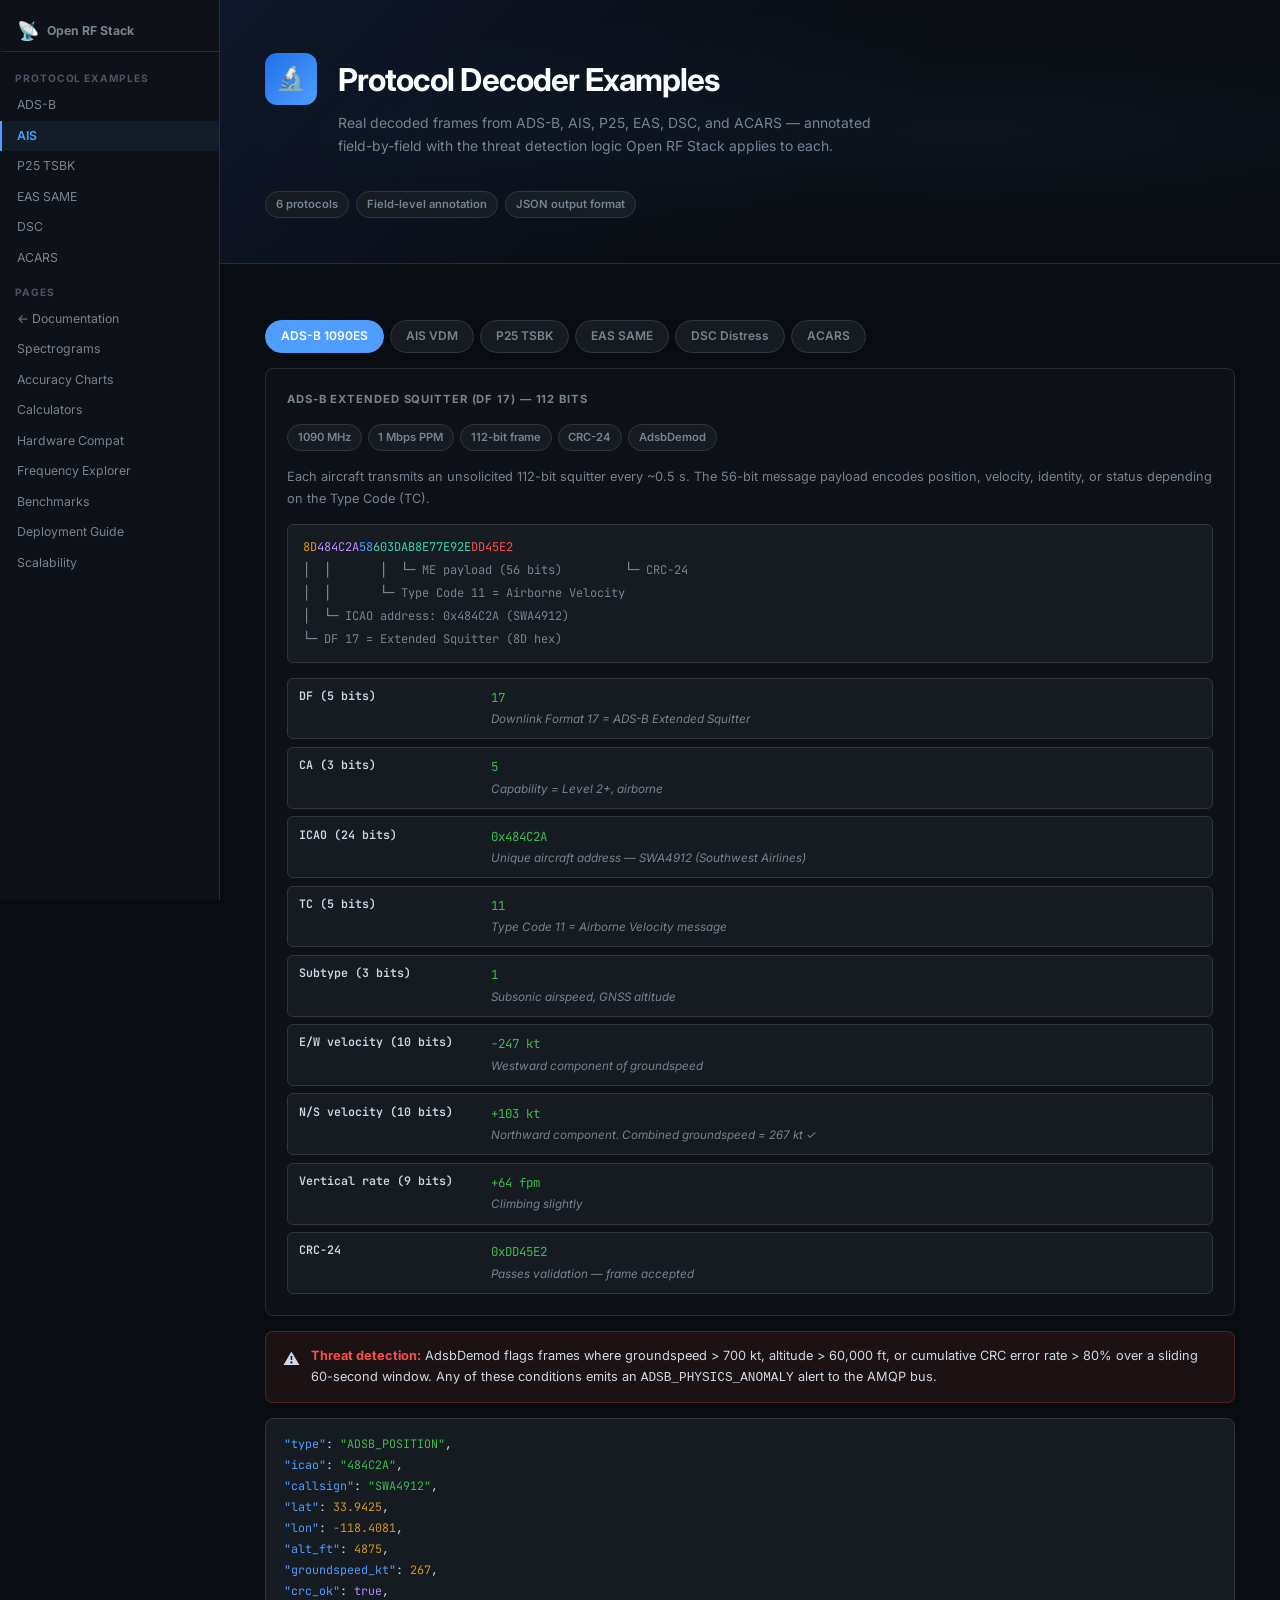
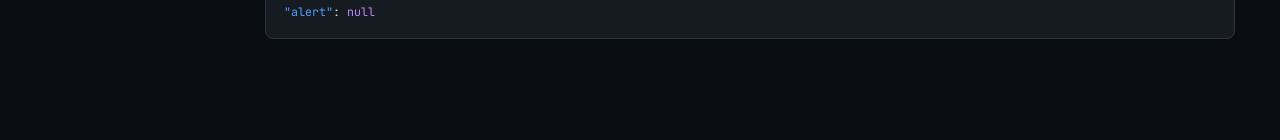
<file: protocols.html>
<!DOCTYPE html>
<html lang="en">
<head>
<meta charset="UTF-8">
<meta name="viewport" content="width=device-width,initial-scale=1.0">
<title>Protocol Decoder Examples — Open RF Stack</title>
<link rel="preconnect" href="https://fonts.googleapis.com">
<link rel="preconnect" href="https://fonts.gstatic.com" crossorigin>
<link rel="stylesheet" href="https://fonts.googleapis.com/css2?family=Inter:wght@400;500;600;700&family=JetBrains+Mono:wght@400;500&display=swap">
<link rel="stylesheet" href="style.css">
<style>
.proto-tabs { display:flex; flex-wrap:wrap; gap:.4rem; margin:1.2rem 0 .5rem }
.proto-tab {
  padding:.35rem 1rem; border-radius:2rem; font-size:.8rem; font-weight:600;
  background:var(--bg3); border:1px solid var(--bd2); color:var(--muted);
  cursor:pointer; transition:all .12s; user-select:none;
}
.proto-tab.active { background:var(--blue); border-color:var(--blue); color:#fff }
.proto-tab:hover:not(.active) { border-color:var(--blue); color:var(--blue) }

.proto-panel { display:none }
.proto-panel.active { display:block }

.frame-wrap {
  background:var(--bg2); border:1px solid var(--bd); border-radius:var(--r);
  padding:1.4rem; margin:1rem 0;
}
.frame-title { font-size:.75rem; font-weight:700; text-transform:uppercase; letter-spacing:.08em; color:var(--muted); margin-bottom:1rem }
.field-breakdown { display:flex; flex-direction:column; gap:.5rem; margin-top:1rem }
.fb-row { display:grid; grid-template-columns:180px 1fr; gap:.75rem; align-items:start; padding:.55rem .75rem; background:var(--bg3); border:1px solid var(--bd2); border-radius:6px; font-size:.83rem }
.fb-row:hover { border-color:var(--blue) }
.fb-field { font-family:'JetBrains Mono',monospace; font-weight:600; font-size:.78rem }
.fb-val { color:var(--tx) }
.fb-val .v { font-family:'JetBrains Mono',monospace; color:var(--green) }
.fb-val .note { color:var(--muted); font-size:.78rem; margin-top:.15rem }

.raw-frame {
  font-family:'JetBrains Mono',monospace; font-size:.8rem; color:var(--teal);
  background:var(--bg3); border:1px solid var(--bd2); border-radius:6px;
  padding:.75rem 1rem; white-space:pre; overflow-x:auto; line-height:1.9; margin:.75rem 0;
}
.raw-frame .hl { color:var(--orange) }
.raw-frame .hl2 { color:var(--purple) }
.raw-frame .hl3 { color:var(--blue) }
.raw-frame .hl4 { color:var(--red) }

.alert-box { display:flex; align-items:flex-start; gap:.75rem; background:rgba(248,81,73,.08); border:1px solid rgba(248,81,73,.25); border-radius:var(--r); padding:.9rem 1.1rem; margin:1rem 0; font-size:.85rem; line-height:1.65 }
.alert-icon { font-size:1.1rem; flex-shrink:0; margin-top:.05rem }
.alert-box strong { color:var(--red) }

.json-out { background:var(--bg3); border:1px solid var(--bd2); border-radius:var(--r); padding:1rem 1.2rem; font-family:'JetBrains Mono',monospace; font-size:.78rem; line-height:1.8; margin:.75rem 0; overflow-x:auto; white-space:pre }
.jk { color:var(--blue) }
.js { color:var(--green) }
.jn { color:var(--orange) }
.jb { color:var(--purple) }

.section-label { font-size:.75rem; font-weight:700; text-transform:uppercase; letter-spacing:.08em; color:var(--muted); margin:2rem 0 .75rem }
.proto-meta { display:flex; flex-wrap:wrap; gap:.4rem; margin:.5rem 0 1rem }
.proto-meta span { font-size:.75rem; padding:.2rem .65rem; background:var(--bg3); border:1px solid var(--bd2); border-radius:2rem; color:var(--muted); font-weight:600 }
</style>
</head>
<body>

<nav id="nav" style="padding-top:.75rem">
  <a class="nav-logo" href="index.html"><span>📡</span> Open RF Stack</a>
  <div class="nav-sep">Protocol Examples</div>
  <a href="#adsb">ADS-B</a>
  <a href="#ais">AIS</a>
  <a href="#p25">P25 TSBK</a>
  <a href="#eas">EAS SAME</a>
  <a href="#dsc">DSC</a>
  <a href="#acars">ACARS</a>
  <div class="nav-sep">Pages</div>
  <a href="index.html">← Documentation</a>
  <a href="spectrograms.html">Spectrograms</a>
  <a href="accuracy.html">Accuracy Charts</a>
  <a href="tools.html">Calculators</a>
  <a href="hardware.html">Hardware Compat</a>
  <a href="frequency.html">Frequency Explorer</a>
  <a href="benchmark.html">Benchmarks</a>
  <a href="deploy.html">Deployment Guide</a>
  <a href="scaling.html">Scalability</a>
</nav>

<header>
  <div class="hdr">
    <div class="hdr-top">
      <div class="logo-wrap">🔬</div>
      <div>
        <h1>Protocol Decoder Examples</h1>
        <p>Real decoded frames from ADS-B, AIS, P25, EAS, DSC, and ACARS — annotated field-by-field with the threat detection logic Open RF Stack applies to each.</p>
      </div>
    </div>
    <div class="hdr-meta">
      <span class="tag">6 protocols</span>
      <span class="tag">Field-level annotation</span>
      <span class="tag">JSON output format</span>
    </div>
  </div>
</header>

<main>
<div class="content">

<div class="proto-tabs">
  <div class="proto-tab active" data-target="adsb">ADS-B 1090ES</div>
  <div class="proto-tab" data-target="ais">AIS VDM</div>
  <div class="proto-tab" data-target="p25">P25 TSBK</div>
  <div class="proto-tab" data-target="eas">EAS SAME</div>
  <div class="proto-tab" data-target="dsc">DSC Distress</div>
  <div class="proto-tab" data-target="acars">ACARS</div>
</div>

<!-- ADS-B -->
<div class="proto-panel active" id="panel-adsb">
  <div class="frame-wrap">
    <div class="frame-title" id="adsb">ADS-B Extended Squitter (DF 17) — 112 bits</div>
    <div class="proto-meta">
      <span>1090 MHz</span><span>1 Mbps PPM</span><span>112-bit frame</span><span>CRC-24</span><span>AdsbDemod</span>
    </div>
    <p style="font-size:.85rem;color:var(--muted);margin-bottom:1rem">Each aircraft transmits an unsolicited 112-bit squitter every ~0.5 s. The 56-bit message payload encodes position, velocity, identity, or status depending on the Type Code (TC).</p>

    <div class="raw-frame"><span class="hl">8D</span><span class="hl2">484C2A</span><span class="hl3">58</span>603DAB8E77E92E<span class="hl4">DD45E2</span>
<span style="color:var(--muted)">│  │       │  └─ ME payload (56 bits)         └─ CRC-24</span>
<span style="color:var(--muted)">│  │       └─ Type Code 11 = Airborne Velocity</span>
<span style="color:var(--muted)">│  └─ ICAO address: 0x484C2A (SWA4912)</span>
<span style="color:var(--muted)">└─ DF 17 = Extended Squitter (8D hex)</span></div>

    <div class="field-breakdown">
      <div class="fb-row"><span class="fb-field">DF (5 bits)</span><div class="fb-val"><span class="v">17</span><div class="note">Downlink Format 17 = ADS-B Extended Squitter</div></div></div>
      <div class="fb-row"><span class="fb-field">CA (3 bits)</span><div class="fb-val"><span class="v">5</span><div class="note">Capability = Level 2+, airborne</div></div></div>
      <div class="fb-row"><span class="fb-field">ICAO (24 bits)</span><div class="fb-val"><span class="v">0x484C2A</span><div class="note">Unique aircraft address — SWA4912 (Southwest Airlines)</div></div></div>
      <div class="fb-row"><span class="fb-field">TC (5 bits)</span><div class="fb-val"><span class="v">11</span><div class="note">Type Code 11 = Airborne Velocity message</div></div></div>
      <div class="fb-row"><span class="fb-field">Subtype (3 bits)</span><div class="fb-val"><span class="v">1</span><div class="note">Subsonic airspeed, GNSS altitude</div></div></div>
      <div class="fb-row"><span class="fb-field">E/W velocity (10 bits)</span><div class="fb-val"><span class="v">-247 kt</span><div class="note">Westward component of groundspeed</div></div></div>
      <div class="fb-row"><span class="fb-field">N/S velocity (10 bits)</span><div class="fb-val"><span class="v">+103 kt</span><div class="note">Northward component. Combined groundspeed = 267 kt ✓</div></div></div>
      <div class="fb-row"><span class="fb-field">Vertical rate (9 bits)</span><div class="fb-val"><span class="v">+64 fpm</span><div class="note">Climbing slightly</div></div></div>
      <div class="fb-row"><span class="fb-field">CRC-24</span><div class="fb-val"><span class="v">0xDD45E2</span><div class="note">Passes validation — frame accepted</div></div></div>
    </div>
  </div>

  <div class="alert-box">
    <span class="alert-icon">⚠</span>
    <div><strong>Threat detection:</strong> AdsbDemod flags frames where groundspeed &gt; 700 kt, altitude &gt; 60,000 ft, or cumulative CRC error rate &gt; 80% over a sliding 60-second window. Any of these conditions emits an <code>ADSB_PHYSICS_ANOMALY</code> alert to the AMQP bus.</div>
  </div>

  <div class="json-out"><span class="jk">"type"</span>: <span class="js">"ADSB_POSITION"</span>,
<span class="jk">"icao"</span>: <span class="js">"484C2A"</span>,
<span class="jk">"callsign"</span>: <span class="js">"SWA4912"</span>,
<span class="jk">"lat"</span>: <span class="jn">33.9425</span>,
<span class="jk">"lon"</span>: <span class="jn">-118.4081</span>,
<span class="jk">"alt_ft"</span>: <span class="jn">4875</span>,
<span class="jk">"groundspeed_kt"</span>: <span class="jn">267</span>,
<span class="jk">"crc_ok"</span>: <span class="jb">true</span>,
<span class="jk">"alert"</span>: <span class="jb">null</span></div>
</div>

<!-- AIS -->
<div class="proto-panel" id="panel-ais">
  <div class="frame-wrap">
    <div class="frame-title" id="ais">AIS VDM — ITU-R M.1371 Message Type 1 (Position Report Class A)</div>
    <div class="proto-meta">
      <span>161.975 / 162.025 MHz</span><span>9600 baud GMSK</span><span>168-bit payload</span><span>HDLC framing</span><span>AisDemod</span>
    </div>
    <p style="font-size:.85rem;color:var(--muted);margin-bottom:1rem">AIS transmits over NMEA 0183 encapsulation. The VDM sentence carries ASCII-armored binary payload. Message Type 1/2/3 are Class A position reports sent every 2–10 seconds while underway.</p>

    <div class="raw-frame">!AIVDM,1,1,,A,<span class="hl">15M67N</span><span class="hl2">0000</span><span class="hl3">wJeVP</span><span class="hl4">j`Tn</span>0000,0*73
<span style="color:var(--muted)">│              │      │      │    │    │   └─ NMEA checksum</span>
<span style="color:var(--muted)">│              │      │      │    │    └─ Fill bits</span>
<span style="color:var(--muted)">│              │      │      │    └─ Speed / course / heading</span>
<span style="color:var(--muted)">│              │      │      └─ Longitude / Latitude (packed)</span>
<span style="color:var(--muted)">│              │      └─ MMSI 338234718</span>
<span style="color:var(--muted)">│              └─ Message type 1, repeat 0</span>
<span style="color:var(--muted)">└─ VDM = received VHF Data-link Message</span></div>

    <div class="field-breakdown">
      <div class="fb-row"><span class="fb-field">Message Type (6 bits)</span><div class="fb-val"><span class="v">1</span><div class="note">Class A Position Report</div></div></div>
      <div class="fb-row"><span class="fb-field">Repeat Indicator (2 bits)</span><div class="fb-val"><span class="v">0</span><div class="note">Not repeated</div></div></div>
      <div class="fb-row"><span class="fb-field">MMSI (30 bits)</span><div class="fb-val"><span class="v">338234718</span><div class="note">US flag vessel (338 = USA). Validated: 9 digits, MID 338 ✓</div></div></div>
      <div class="fb-row"><span class="fb-field">Navigation Status (4 bits)</span><div class="fb-val"><span class="v">0</span><div class="note">Under way using engine</div></div></div>
      <div class="fb-row"><span class="fb-field">ROT (8 bits)</span><div class="fb-val"><span class="v">0°/min</span><div class="note">Not turning</div></div></div>
      <div class="fb-row"><span class="fb-field">SOG (10 bits)</span><div class="fb-val"><span class="v">12.3 kt</span><div class="note">Speed over ground. Threshold: &gt;50 kt = anomaly ✓</div></div></div>
      <div class="fb-row"><span class="fb-field">Longitude (28 bits)</span><div class="fb-val"><span class="v">-122.4194°</span><div class="note">San Francisco Bay area</div></div></div>
      <div class="fb-row"><span class="fb-field">Latitude (27 bits)</span><div class="fb-val"><span class="v">37.8049°</span><div class="note">Valid position fix</div></div></div>
      <div class="fb-row"><span class="fb-field">COG (12 bits)</span><div class="fb-val"><span class="v">185.4°</span><div class="note">Course over ground (southbound)</div></div></div>
      <div class="fb-row"><span class="fb-field">True Heading (9 bits)</span><div class="fb-val"><span class="v">185°</span><div class="note">Matches COG — consistent</div></div></div>
    </div>
  </div>

  <div class="alert-box">
    <span class="alert-icon">⚠</span>
    <div><strong>Threat detection:</strong> AisDemod flags SOG &gt; 50 kt (physically impossible for most vessels), invalid MMSI format (not 9 digits, invalid MID, or 000000000), and duplicate MMSI from two different positions within 30 seconds — a strong indicator of AIS spoofing.</div>
  </div>

  <div class="json-out"><span class="jk">"type"</span>: <span class="js">"AIS_POSITION"</span>,
<span class="jk">"mmsi"</span>: <span class="jn">338234718</span>,
<span class="jk">"lat"</span>: <span class="jn">37.8049</span>,
<span class="jk">"lon"</span>: <span class="jn">-122.4194</span>,
<span class="jk">"sog_kt"</span>: <span class="jn">12.3</span>,
<span class="jk">"cog_deg"</span>: <span class="jn">185.4</span>,
<span class="jk">"nav_status"</span>: <span class="js">"underway"</span>,
<span class="jk">"alert"</span>: <span class="jb">null</span></div>
</div>

<!-- P25 -->
<div class="proto-panel" id="panel-p25">
  <div class="frame-wrap">
    <div class="frame-title" id="p25">P25 TSBK — Trunking Signaling Block (Group Voice Grant)</div>
    <div class="proto-meta">
      <span>138–900 MHz</span><span>9600 baud C4FM / QPSK</span><span>96-bit TSBK</span><span>CRC-16</span><span>P25ControlDecoder</span>
    </div>
    <p style="font-size:.85rem;color:var(--muted);margin-bottom:1rem">The P25 control channel broadcasts Trunking Signaling Blocks at 3840 TSBKs/min. Open RF Stack parses every TSBK to extract voice grants and follow traffic in real time.</p>

    <div class="raw-frame"><span class="hl">34</span> <span class="hl2">00</span> <span class="hl3">00 3D 09 F4 00</span> <span class="hl4">7B 18 F0 BD 30</span> A2 3F
<span style="color:var(--muted)">│  │  └─ Options / Emergency              └─ Source / Dest TGID</span>
<span style="color:var(--muted)">│  └─ Last block / Protect bits</span>
<span style="color:var(--muted)">└─ Opcode 0x34 = Group Voice Chan Grant</span></div>

    <div class="field-breakdown">
      <div class="fb-row"><span class="fb-field">Opcode (8 bits)</span><div class="fb-val"><span class="v">0x34</span><div class="note">GRP_V_CH_GRANT — Group Voice Channel Grant</div></div></div>
      <div class="fb-row"><span class="fb-field">Last Block (1 bit)</span><div class="fb-val"><span class="v">1</span><div class="note">This is the last TSBK in the burst</div></div></div>
      <div class="fb-row"><span class="fb-field">Protect (1 bit)</span><div class="fb-val"><span class="v">0</span><div class="note">Not encrypted (unprotected voice)</div></div></div>
      <div class="fb-row"><span class="fb-field">Emergency (1 bit)</span><div class="fb-val"><span class="v">0</span><div class="note">Normal call, not emergency</div></div></div>
      <div class="fb-row"><span class="fb-field">Channel ID (4 bits)</span><div class="fb-val"><span class="v">0</span><div class="note">References channel table for frequency</div></div></div>
      <div class="fb-row"><span class="fb-field">Channel Number (12 bits)</span><div class="fb-val"><span class="v">0x09F</span><div class="note">→ 851.0125 MHz (computed from channel plan)</div></div></div>
      <div class="fb-row"><span class="fb-field">Destination TGID (16 bits)</span><div class="fb-val"><span class="v">0x7B18</span><div class="note">Talk Group 31512 — retune to voice channel</div></div></div>
      <div class="fb-row"><span class="fb-field">Source (24 bits)</span><div class="fb-val"><span class="v">0xF0BD30</span><div class="note">Radio ID of transmitting unit</div></div></div>
      <div class="fb-row"><span class="fb-field">CRC-16 (16 bits)</span><div class="fb-val"><span class="v">0xA23F</span><div class="note">Passes — frame accepted</div></div></div>
    </div>
  </div>

  <div class="alert-box">
    <span class="alert-icon">⚠</span>
    <div><strong>Threat detection:</strong> P25ControlDecoder tracks the WACN (Wide Area Communications Network) ID in RFSS_STATUS_BCAST messages. A WACN change mid-session that doesn't match any known adjacent system is emitted as a <code>P25_ROGUE_SITE</code> alert — a technique used by IMSI-catcher style P25 intercept devices.</div>
  </div>

  <div class="json-out"><span class="jk">"type"</span>: <span class="js">"P25_VOICE_GRANT"</span>,
<span class="jk">"tgid"</span>: <span class="jn">31512</span>,
<span class="jk">"source_id"</span>: <span class="jn">15777072</span>,
<span class="jk">"channel_mhz"</span>: <span class="jn">851.0125</span>,
<span class="jk">"encrypted"</span>: <span class="jb">false</span>,
<span class="jk">"emergency"</span>: <span class="jb">false</span>,
<span class="jk">"alert"</span>: <span class="jb">null</span></div>
</div>

<!-- EAS -->
<div class="proto-panel" id="panel-eas">
  <div class="frame-wrap">
    <div class="frame-title" id="eas">EAS SAME Header — FCC Part 11 Emergency Alert System</div>
    <div class="proto-meta">
      <span>162.4–162.55 MHz</span><span>520.83 baud FSK</span><span>ASCII text</span><span>NOAA WX channels</span><span>EasSameDemod</span>
    </div>
    <p style="font-size:.85rem;color:var(--muted);margin-bottom:1rem">EAS alerts begin with a SAME header transmitted three times in FSK on NOAA Weather Radio channels. The header encodes originator, event code, area, expiry, time, and call sign — all as ASCII.</p>

    <div class="raw-frame">ZCZC-<span class="hl">WXR</span>-<span class="hl2">TOR</span>-<span class="hl3">039173</span>-<span class="hl3">039051</span>-<span class="hl4">0030</span>+<span class="hl">0600</span>-<span class="hl2">1421350</span>-<span class="hl3">KCLE/NWS</span>-
<span style="color:var(--muted)">│     │   │   └─ SAME area codes (counties) ─┘   │    │       └─ Originator call sign / org</span>
<span style="color:var(--muted)">│     │   └─ Event code: TOR = Tornado Warning    │    └─ Issue time (Julian day + HHMM UTC)</span>
<span style="color:var(--muted)">│     └─ Originator: WXR = NWS                   └─ Purge time: 0030 min</span>
<span style="color:var(--muted)">└─ ZCZC = SAME header preamble</span></div>

    <div class="field-breakdown">
      <div class="fb-row"><span class="fb-field">Preamble</span><div class="fb-val"><span class="v">ZCZC</span><div class="note">Start of SAME header (preceded by 16-byte 0xAB bit sync)</div></div></div>
      <div class="fb-row"><span class="fb-field">Originator (3 chars)</span><div class="fb-val"><span class="v">WXR</span><div class="note">National Weather Service. Valid codes: WXR, CIV, PEP, EAS</div></div></div>
      <div class="fb-row"><span class="fb-field">Event Code (3 chars)</span><div class="fb-val"><span class="v">TOR</span><div class="note">Tornado Warning. Open RF Stack flags rare codes: CDW (Civil Danger), EVI (Evacuation Immediate), HMW (Hazardous Materials)</div></div></div>
      <div class="fb-row"><span class="fb-field">SAME Areas</span><div class="fb-val"><span class="v">039173, 039051</span><div class="note">Ohio counties (FIPS codes): Medina, Cuyahoga</div></div></div>
      <div class="fb-row"><span class="fb-field">Purge Time (4 chars)</span><div class="fb-val"><span class="v">0030</span><div class="note">Alert valid for 30 minutes</div></div></div>
      <div class="fb-row"><span class="fb-field">Valid Duration (4 chars)</span><div class="fb-val"><span class="v">0600</span><div class="note">Event window: 6 hours from issue time</div></div></div>
      <div class="fb-row"><span class="fb-field">Issue Time (7 chars)</span><div class="fb-val"><span class="v">1421350</span><div class="note">Julian day 142, 13:50 UTC</div></div></div>
      <div class="fb-row"><span class="fb-field">Call Sign</span><div class="fb-val"><span class="v">KCLE/NWS</span><div class="note">NWS Cleveland. Validated against known FCC call sign database.</div></div></div>
    </div>
  </div>

  <div class="alert-box">
    <span class="alert-icon">⚠</span>
    <div><strong>Threat detection:</strong> EasSameDemod validates the originator code against the FCC-defined list (WXR, CIV, PEP, EAS) and flags rare or never-used event codes (CDW, EVI, HMW, NUW). An invalid originator or geographically implausible area code triggers an <code>EAS_SPOOFED_ALERT</code> alert.</div>
  </div>

  <div class="json-out"><span class="jk">"type"</span>: <span class="js">"EAS_SAME_HEADER"</span>,
<span class="jk">"originator"</span>: <span class="js">"WXR"</span>,
<span class="jk">"event"</span>: <span class="js">"TOR"</span>,
<span class="jk">"areas"</span>: [<span class="jn">39173</span>, <span class="jn">39051</span>],
<span class="jk">"purge_min"</span>: <span class="jn">30</span>,
<span class="jk">"callsign"</span>: <span class="js">"KCLE/NWS"</span>,
<span class="jk">"alert"</span>: <span class="jb">null</span></div>
</div>

<!-- DSC -->
<div class="proto-panel" id="panel-dsc">
  <div class="frame-wrap">
    <div class="frame-title" id="dsc">DSC Distress Call — ITU-R M.493 Digital Selective Calling</div>
    <div class="proto-meta">
      <span>156.525 MHz (Ch 70)</span><span>1200 baud FSK</span><span>10-bit symbols (error detection)</span><span>GMDSS</span><span>DscDemod</span>
    </div>
    <p style="font-size:.85rem;color:var(--muted);margin-bottom:1rem">DSC is the digital distress calling protocol used by GMDSS-equipped vessels. A distress call is the highest-priority message, triggering an audible alarm at all receiving coast stations and vessels.</p>

    <div class="raw-frame">DX DE <span class="hl">366003510</span> / <span class="hl2">112</span> / <span class="hl3">3141592 N 07653 W</span> / <span class="hl4">J3E</span> / 2142
<span style="color:var(--muted)">│      │          │     └─ Position (lat/lon)              │    └─ UTC time</span>
<span style="color:var(--muted)">│      │          └─ Category 112 = Distress               └─ Telecommand: J3E (SSB telephony)</span>
<span style="color:var(--muted)">│      └─ Self MMSI</span>
<span style="color:var(--muted)">└─ Distress call format (from DX DE)</span></div>

    <div class="field-breakdown">
      <div class="fb-row"><span class="fb-field">Format Specifier</span><div class="fb-val"><span class="v">112</span><div class="note">Category 112 = Distress — highest priority DSC format</div></div></div>
      <div class="fb-row"><span class="fb-field">MMSI (9 digits)</span><div class="fb-val"><span class="v">366003510</span><div class="note">US vessel (MID 366). Validated: 9 digits, valid MID ✓</div></div></div>
      <div class="fb-row"><span class="fb-field">Distress Nature</span><div class="fb-val"><span class="v">Undesignated</span><div class="note">Cause unknown — vessel is in distress</div></div></div>
      <div class="fb-row"><span class="fb-field">Position</span><div class="fb-val"><span class="v">31°41.592′N 076°53′W</span><div class="note">Off the South Carolina coast</div></div></div>
      <div class="fb-row"><span class="fb-field">UTC Time</span><div class="fb-val"><span class="v">21:42</span><div class="note">Time of distress</div></div></div>
      <div class="fb-row"><span class="fb-field">Telecommand</span><div class="fb-val"><span class="v">J3E</span><div class="note">Subsequent communication on SSB voice</div></div></div>
    </div>
  </div>

  <div class="alert-box">
    <span class="alert-icon">⚠</span>
    <div><strong>Threat detection:</strong> DscDemod validates that category-112 distress calls use an MMSI with valid Maritime Identification Digit (MID) and 9-digit format. An MMSI of 000000000, a land-station format (00XXXXXXX), or a device MMSI (97XXXXXXX) in a distress call triggers a <code>DSC_INVALID_DISTRESS</code> alert.</div>
  </div>

  <div class="json-out"><span class="jk">"type"</span>: <span class="js">"DSC_DISTRESS"</span>,
<span class="jk">"mmsi"</span>: <span class="jn">366003510</span>,
<span class="jk">"category"</span>: <span class="jn">112</span>,
<span class="jk">"lat"</span>: <span class="jn">31.6932</span>,
<span class="jk">"lon"</span>: <span class="jn">-76.883</span>,
<span class="jk">"utc"</span>: <span class="js">"21:42"</span>,
<span class="jk">"telecommand"</span>: <span class="js">"J3E"</span>,
<span class="jk">"alert"</span>: <span class="jb">null</span></div>
</div>

<!-- ACARS -->
<div class="proto-panel" id="panel-acars">
  <div class="frame-wrap">
    <div class="frame-title" id="acars">ACARS — Aircraft Communications Addressing and Reporting System</div>
    <div class="proto-meta">
      <span>129.125 / 130.025 / 130.450 MHz</span><span>2400 baud AM</span><span>ASCII payload</span><span>AcarsDemod</span>
    </div>
    <p style="font-size:.85rem;color:var(--muted);margin-bottom:1rem">ACARS is the primary VHF digital datalink for commercial aviation. Messages carry ATIS requests, fuel reports, position reports, mechanical status, and crew communications — all in plaintext ASCII.</p>

    <div class="raw-frame"><span class="hl">.N628UA</span>/<span class="hl2">2</span> <span class="hl3">5Z</span><span class="hl4">UA0042</span> <span class="hl">KEWR</span>KLAX
POSN37.612,W114.918,214312,350,0469,M053,2812
FUEL 23.4 ETA 2231

<span style="color:var(--muted)">└─ Aircraft reg  Ack  Label  Flight ID  Dep/Arr airports</span></div>

    <div class="field-breakdown">
      <div class="fb-row"><span class="fb-field">Aircraft Reg</span><div class="fb-val"><span class="v">N628UA</span><div class="note">United Airlines Boeing 777-200, registered N628UA</div></div></div>
      <div class="fb-row"><span class="fb-field">Acknowledgement</span><div class="fb-val"><span class="v">2</span><div class="note">Message sequence / ack code</div></div></div>
      <div class="fb-row"><span class="fb-field">Label</span><div class="fb-val"><span class="v">5Z</span><div class="note">OOOI (Out/Off/On/In) position report label</div></div></div>
      <div class="fb-row"><span class="fb-field">Flight ID</span><div class="fb-val"><span class="v">UA0042</span><div class="note">United flight 42, Newark → Los Angeles</div></div></div>
      <div class="fb-row"><span class="fb-field">Position</span><div class="fb-val"><span class="v">37.612°N, 114.918°W</span><div class="note">Over Nevada/Utah border</div></div></div>
      <div class="fb-row"><span class="fb-field">Time (UTC)</span><div class="fb-val"><span class="v">21:43:12</span><div class="note">Position report time</div></div></div>
      <div class="fb-row"><span class="fb-field">Altitude</span><div class="fb-val"><span class="v">FL350</span><div class="note">35,000 ft cruise altitude</div></div></div>
      <div class="fb-row"><span class="fb-field">Fuel remaining</span><div class="fb-val"><span class="v">23.4 klbs</span><div class="note">Fuel on board in thousands of pounds</div></div></div>
      <div class="fb-row"><span class="fb-field">ETA</span><div class="fb-val"><span class="v">22:31 UTC</span><div class="note">Estimated arrival at KLAX</div></div></div>
    </div>
  </div>

  <div class="alert-box">
    <span class="alert-icon">⚠</span>
    <div><strong>Threat detection:</strong> AcarsDemod cross-checks the aircraft registration against its ICAO address if an ADS-B squitter for the same callsign was recently received. A mismatch between the ADS-B ICAO hex and the ACARS registration triggers an <code>ACARS_IDENTITY_MISMATCH</code> alert — a potential indicator of registration spoofing.</div>
  </div>

  <div class="json-out"><span class="jk">"type"</span>: <span class="js">"ACARS_MSG"</span>,
<span class="jk">"reg"</span>: <span class="js">"N628UA"</span>,
<span class="jk">"flight"</span>: <span class="js">"UA0042"</span>,
<span class="jk">"label"</span>: <span class="js">"5Z"</span>,
<span class="jk">"lat"</span>: <span class="jn">37.612</span>,
<span class="jk">"lon"</span>: <span class="jn">-114.918</span>,
<span class="jk">"alt_ft"</span>: <span class="jn">35000</span>,
<span class="jk">"fuel_klbs"</span>: <span class="jn">23.4</span>,
<span class="jk">"eta_utc"</span>: <span class="js">"22:31"</span>,
<span class="jk">"alert"</span>: <span class="jb">null</span></div>
</div>

</div>
</main>

<script src="app.js"></script>
<script>
const TAB_MAP = { adsb:'adsb', ais:'ais', p25:'p25', eas:'eas', dsc:'dsc', acars:'acars' };

function activateTab(target) {
  document.querySelectorAll('.proto-tab').forEach(t => t.classList.toggle('active', t.dataset.target === target));
  document.querySelectorAll('.proto-panel').forEach(p => p.classList.toggle('active', p.id === 'panel-' + target));
}

document.querySelectorAll('.proto-tab').forEach(tab => {
  tab.addEventListener('click', () => activateTab(tab.dataset.target));
});

/* Nav sidebar links (#adsb, #ais, …) switch the tab instead of anchor-scrolling */
document.querySelectorAll('nav a[href^="#"]').forEach(a => {
  const key = a.getAttribute('href').slice(1);
  if (TAB_MAP[key]) {
    a.addEventListener('click', e => {
      e.preventDefault();
      activateTab(TAB_MAP[key]);
      window.scrollTo({ top: 0, behavior: 'smooth' });
    });
  }
});
</script>
</body>
</html>
</file>
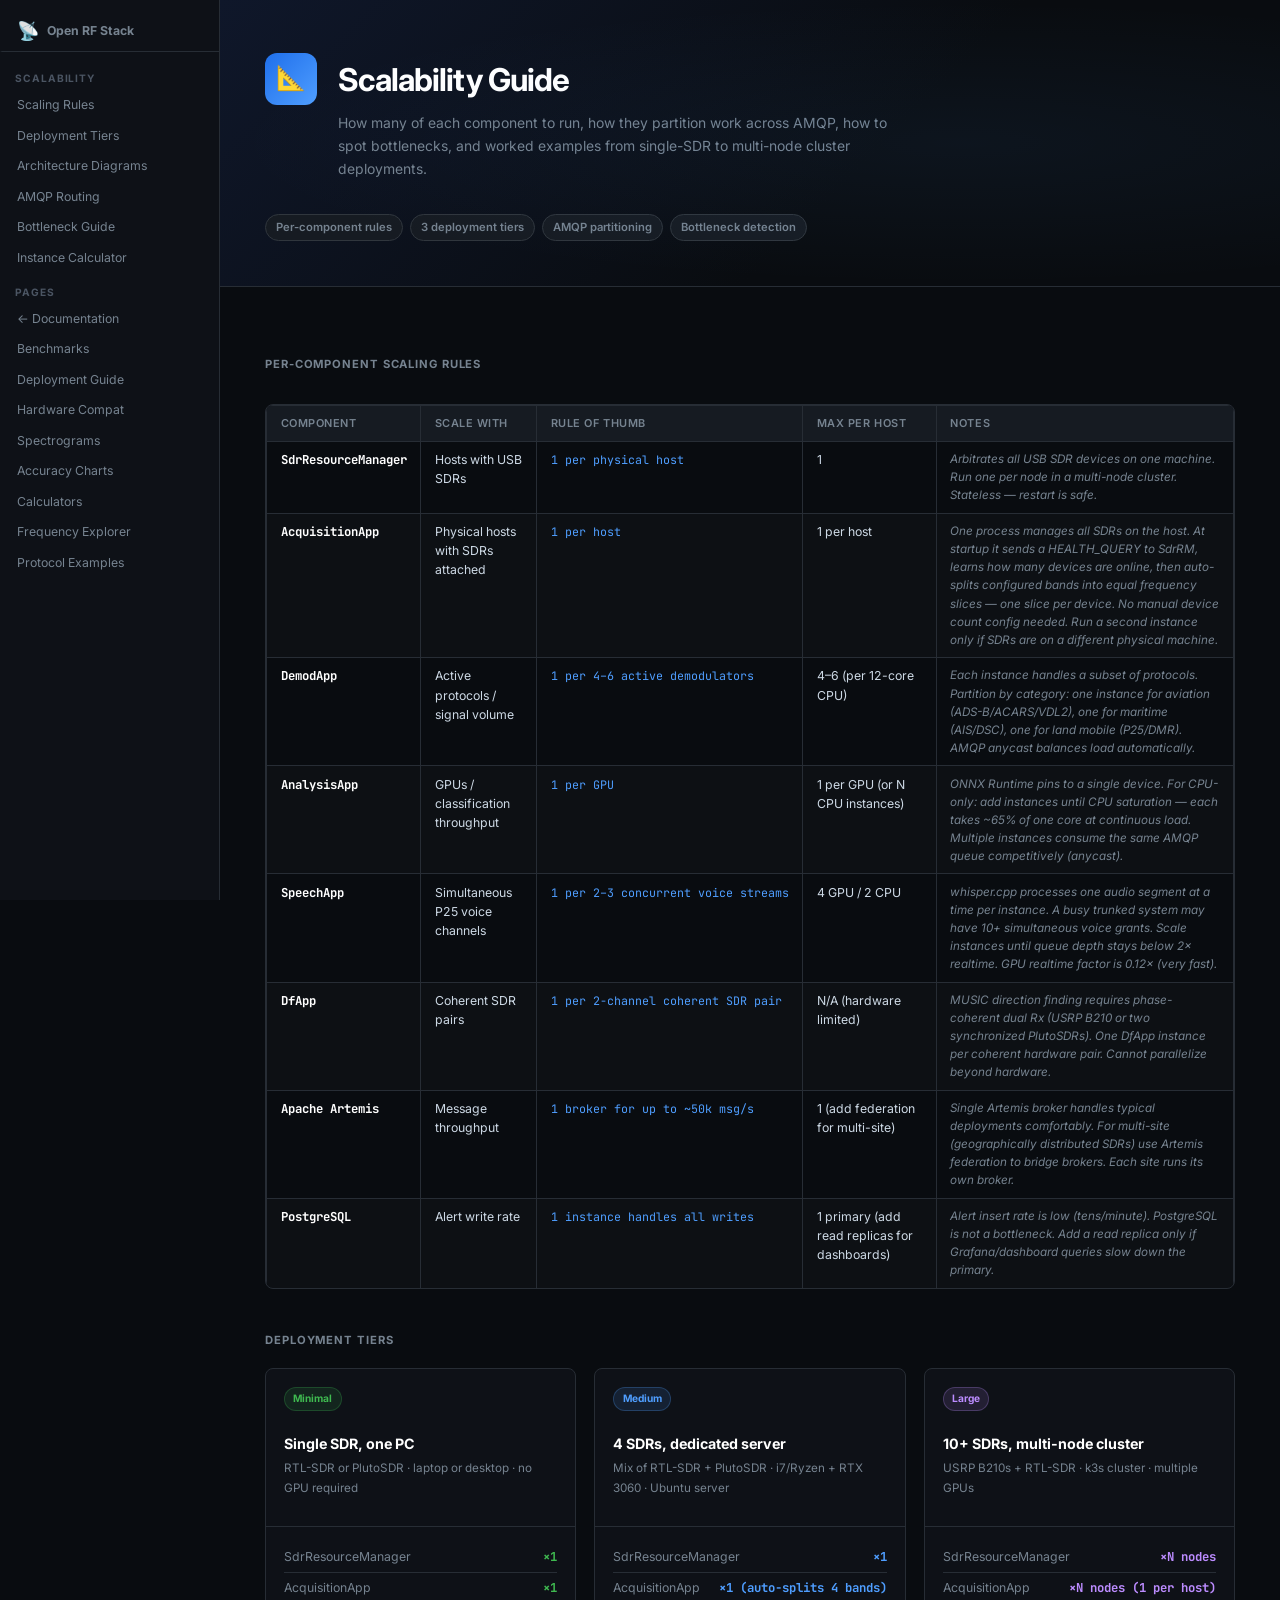
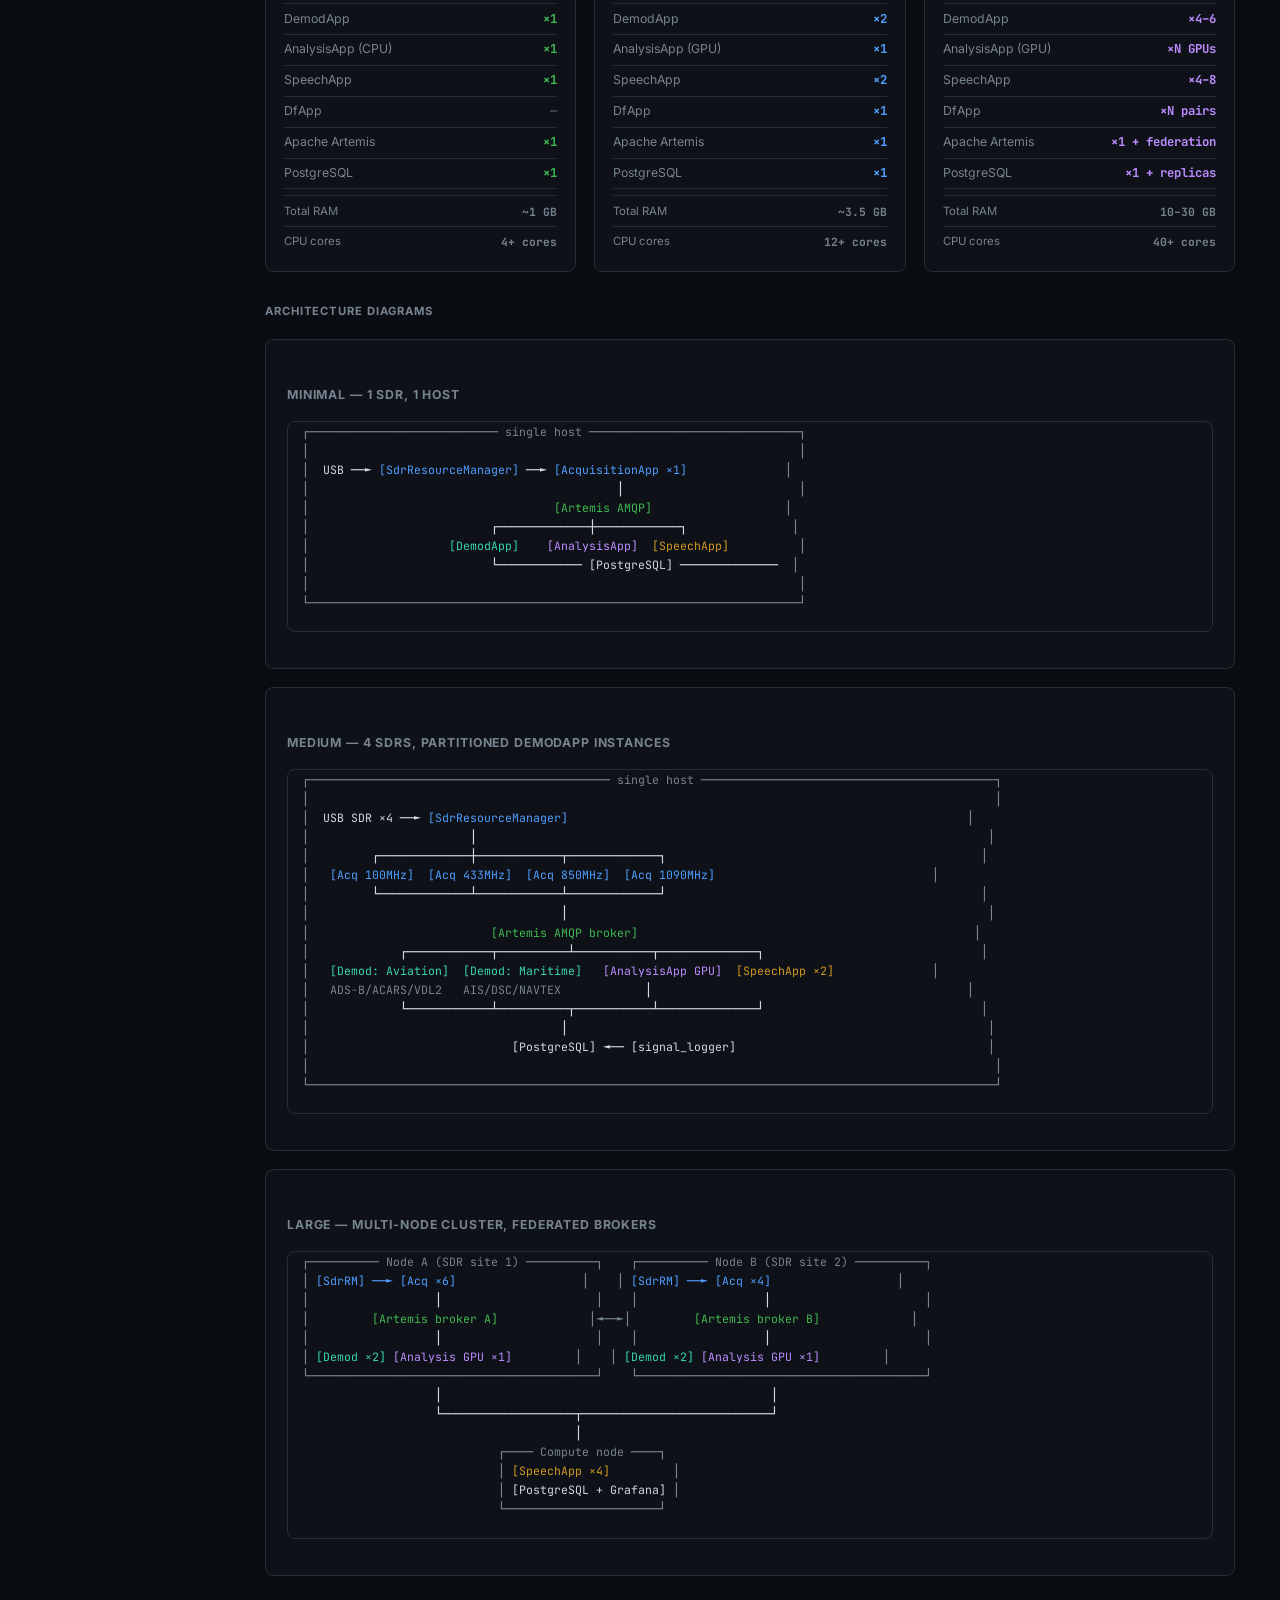
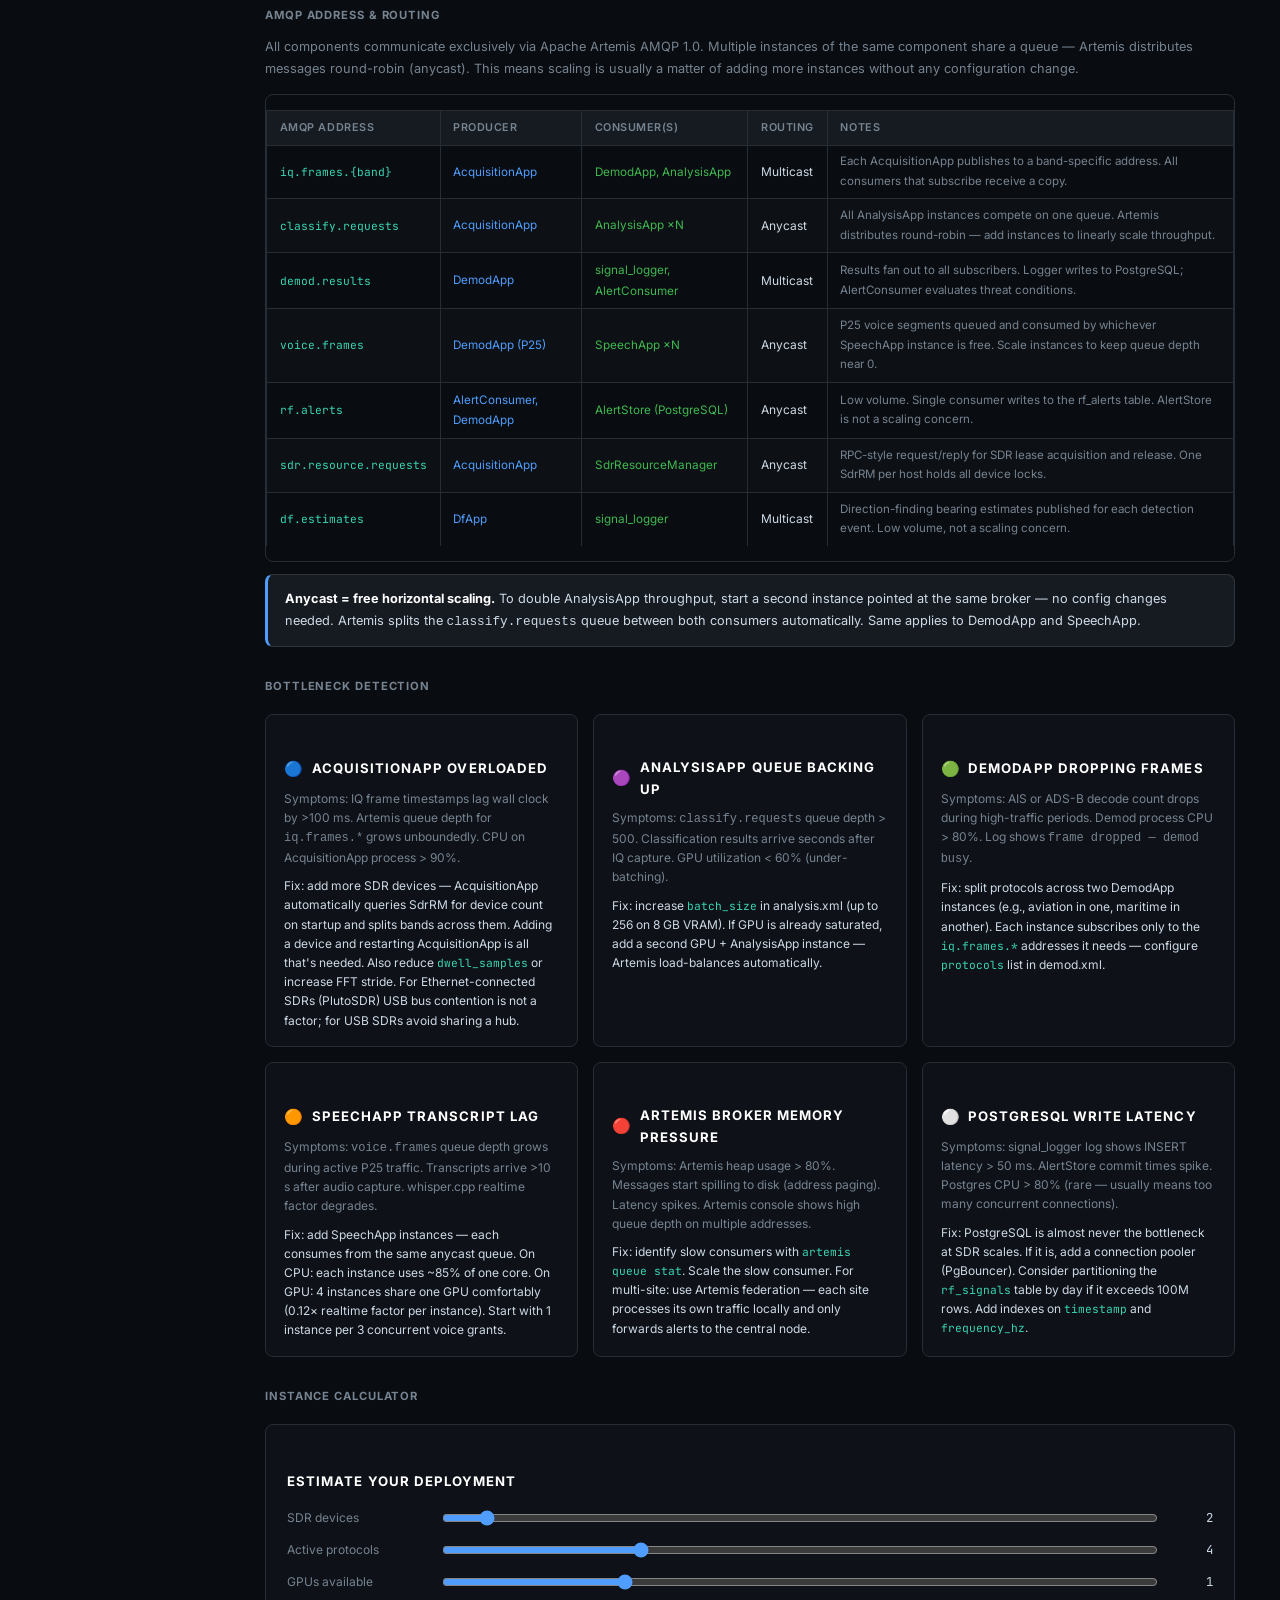
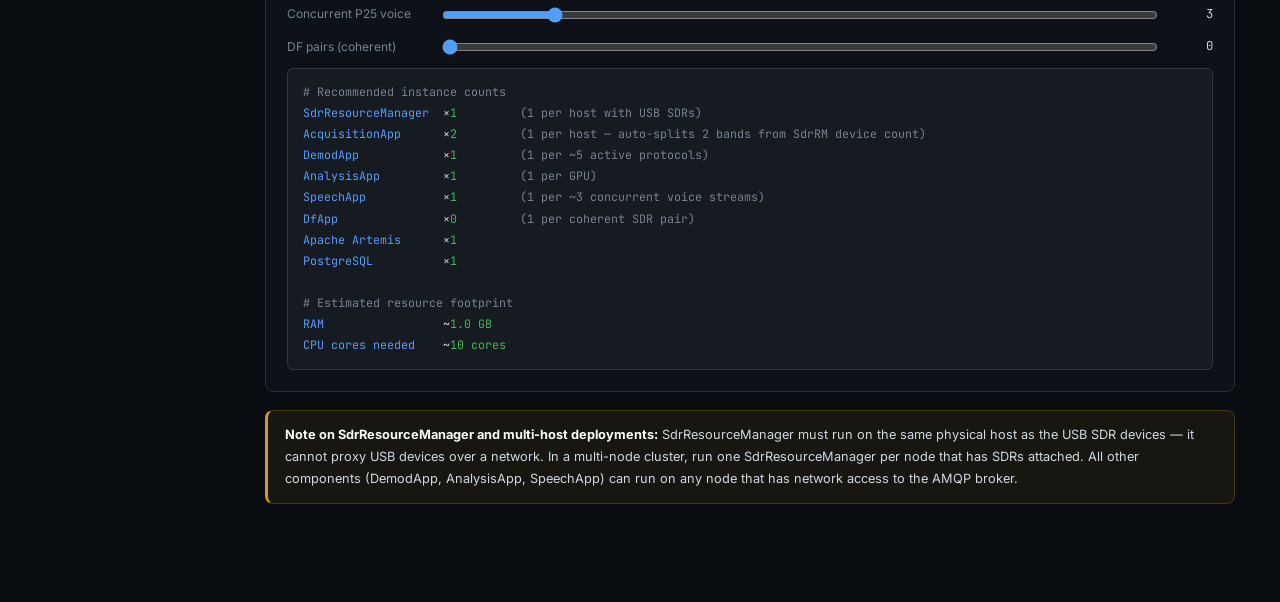
<file: scaling.html>
<!DOCTYPE html>
<html lang="en">
<head>
<meta charset="UTF-8">
<meta name="viewport" content="width=device-width,initial-scale=1.0">
<title>Scalability Guide — Open RF Stack</title>
<link rel="preconnect" href="https://fonts.googleapis.com">
<link rel="preconnect" href="https://fonts.gstatic.com" crossorigin>
<link rel="stylesheet" href="https://fonts.googleapis.com/css2?family=Inter:wght@400;500;600;700&family=JetBrains+Mono:wght@400;500&display=swap">
<link rel="stylesheet" href="style.css">
<style>
.section-label { font-size:.75rem; font-weight:700; text-transform:uppercase; letter-spacing:.08em; color:var(--muted); margin:2rem 0 .75rem }

/* Tier cards */
.tier-grid { display:grid; grid-template-columns:repeat(auto-fill,minmax(280px,1fr)); gap:1.2rem; margin:1.2rem 0 }
.tier-card { background:var(--bg2); border:1px solid var(--bd); border-radius:var(--r); overflow:hidden }
.tier-head { padding:1rem 1.2rem; border-bottom:1px solid var(--bd) }
.tier-head h3 { font-size:.95rem; font-weight:700; color:#fff; margin-bottom:.2rem }
.tier-head p  { font-size:.78rem; color:var(--muted) }
.tier-badge { display:inline-block; font-size:.68rem; font-weight:700; padding:.15rem .55rem; border-radius:2rem; margin-bottom:.4rem }
.badge-min  { background:rgba(63,185,80,.12);  color:var(--green);  border:1px solid rgba(63,185,80,.25) }
.badge-mid  { background:rgba(79,158,255,.12); color:var(--blue);   border:1px solid rgba(79,158,255,.25) }
.badge-large{ background:rgba(188,140,255,.12);color:var(--purple); border:1px solid rgba(188,140,255,.25) }
.tier-body { padding:1rem 1.2rem }
.tier-row { display:flex; justify-content:space-between; align-items:center; padding:.3rem 0; border-bottom:1px solid var(--bd); font-size:.82rem }
.tier-row:last-child { border-bottom:none }
.tier-app  { color:var(--muted) }
.tier-count{ font-family:'JetBrains Mono',monospace; font-weight:700; color:#fff }
.tier-count.green  { color:var(--green) }
.tier-count.blue   { color:var(--blue) }
.tier-count.orange { color:var(--orange) }
.tier-count.purple { color:var(--purple) }

/* Rules table */
.rules-wrap { overflow-x:auto; margin:1.2rem 0 }
.rules-table { width:100%; border-collapse:collapse; font-size:.82rem }
.rules-table th { background:var(--bg3); color:var(--muted); font-weight:600; font-size:.73rem; text-transform:uppercase; letter-spacing:.05em; padding:.55rem .9rem; border:1px solid var(--bd); text-align:left; white-space:nowrap }
.rules-table td { padding:.55rem .9rem; border:1px solid var(--bd); vertical-align:top; line-height:1.55 }
.rules-table tr:nth-child(even) td { background:rgba(255,255,255,.015) }
.rules-table .app-name { font-family:'JetBrains Mono',monospace; font-weight:700; color:#fff; white-space:nowrap }
.rules-table .rule { color:var(--blue); font-family:'JetBrains Mono',monospace; font-size:.78rem; white-space:nowrap }
.rules-table .limit { color:var(--orange); font-size:.78rem }
.rules-table .note { color:var(--muted); font-size:.78rem }

/* Arch diagrams */
.arch-wrap { background:var(--bg2); border:1px solid var(--bd); border-radius:var(--r); padding:1.4rem; margin:1.2rem 0; overflow-x:auto }
.arch-wrap h4 { font-size:.82rem; font-weight:700; color:var(--muted); text-transform:uppercase; letter-spacing:.07em; margin-bottom:1rem }
.arch-wrap pre { font-family:'JetBrains Mono',monospace; font-size:.77rem; color:var(--tx); line-height:1.65; white-space:pre }
.arch-wrap .c-acq  { color:var(--blue) }
.arch-wrap .c-dem  { color:var(--teal) }
.arch-wrap .c-ana  { color:var(--purple) }
.arch-wrap .c-spch { color:var(--orange) }
.arch-wrap .c-bus  { color:var(--green) }
.arch-wrap .c-muted{ color:var(--muted) }

/* Bottleneck guide */
.bn-grid { display:grid; grid-template-columns:repeat(auto-fill,minmax(300px,1fr)); gap:1rem; margin:1.2rem 0 }
.bn-card { background:var(--bg2); border:1px solid var(--bd); border-radius:var(--r); padding:1.1rem 1.2rem }
.bn-card h4 { font-size:.88rem; font-weight:700; color:#fff; margin-bottom:.5rem; display:flex; align-items:center; gap:.5rem }
.bn-symptom { font-size:.8rem; color:var(--muted); margin-bottom:.6rem; line-height:1.6 }
.bn-fix { font-size:.8rem; color:var(--tx); line-height:1.6 }
.bn-fix code { font-family:'JetBrains Mono',monospace; color:var(--teal); font-size:.75rem }
.bn-icon { font-size:1rem }

/* AMQP routing */
.amqp-table { width:100%; border-collapse:collapse; font-size:.8rem; margin:1rem 0 }
.amqp-table th { background:var(--bg3); color:var(--muted); font-weight:600; font-size:.72rem; text-transform:uppercase; letter-spacing:.05em; padding:.5rem .85rem; border:1px solid var(--bd); text-align:left }
.amqp-table td { padding:.45rem .85rem; border:1px solid var(--bd); vertical-align:middle }
.amqp-table tr:nth-child(even) td { background:rgba(255,255,255,.015) }
.amqp-table .addr { font-family:'JetBrains Mono',monospace; color:var(--teal); font-size:.75rem }
.amqp-table .prod { color:var(--blue); font-size:.78rem }
.amqp-table .cons { color:var(--green); font-size:.78rem }

.tip-box { background:var(--bg3); border:1px solid var(--bd2); border-left:3px solid var(--blue); border-radius:var(--r); padding:.9rem 1.1rem; font-size:.85rem; line-height:1.7; margin:.75rem 0 }
.warn-box { background:rgba(210,153,34,.07); border:1px solid rgba(210,153,34,.25); border-left:3px solid var(--orange); border-radius:var(--r); padding:.9rem 1.1rem; font-size:.85rem; line-height:1.7; margin:.75rem 0 }
.tip-box strong, .warn-box strong { color:#fff }

/* Slider demo */
.slider-demo { background:var(--bg2); border:1px solid var(--bd); border-radius:var(--r); padding:1.4rem; margin:1.2rem 0 }
.slider-demo h4 { font-size:.88rem; font-weight:700; color:#fff; margin-bottom:1rem }
.slider-row { display:flex; align-items:center; gap:1rem; margin-bottom:.75rem; flex-wrap:wrap }
.slider-row label { font-size:.8rem; color:var(--muted); min-width:140px }
.slider-row input[type=range] { flex:1; accent-color:var(--blue); min-width:120px }
.slider-row .val { font-family:'JetBrains Mono',monospace; font-size:.82rem; color:var(--tx); min-width:40px; text-align:right }
.config-out { background:var(--bg3); border:1px solid var(--bd2); border-radius:6px; padding:.85rem 1rem; font-family:'JetBrains Mono',monospace; font-size:.78rem; color:var(--tx); line-height:1.8; margin-top:.75rem; white-space:pre }
.co-g { color:var(--green) }
.co-b { color:var(--blue) }
.co-m { color:var(--muted) }
</style>
</head>
<body>

<nav id="nav" style="padding-top:.75rem">
  <a class="nav-logo" href="index.html"><span>📡</span> Open RF Stack</a>
  <div class="nav-sep">Scalability</div>
  <a href="#rules">Scaling Rules</a>
  <a href="#tiers">Deployment Tiers</a>
  <a href="#diagrams">Architecture Diagrams</a>
  <a href="#amqp">AMQP Routing</a>
  <a href="#bottlenecks">Bottleneck Guide</a>
  <a href="#calculator">Instance Calculator</a>
  <div class="nav-sep">Pages</div>
  <a href="index.html">← Documentation</a>
  <a href="benchmark.html">Benchmarks</a>
  <a href="deploy.html">Deployment Guide</a>
  <a href="hardware.html">Hardware Compat</a>
  <a href="spectrograms.html">Spectrograms</a>
  <a href="accuracy.html">Accuracy Charts</a>
  <a href="tools.html">Calculators</a>
  <a href="frequency.html">Frequency Explorer</a>
  <a href="protocols.html">Protocol Examples</a>
</nav>

<header>
  <div class="hdr">
    <div class="hdr-top">
      <div class="logo-wrap">📐</div>
      <div>
        <h1>Scalability Guide</h1>
        <p>How many of each component to run, how they partition work across AMQP, how to spot bottlenecks, and worked examples from single-SDR to multi-node cluster deployments.</p>
      </div>
    </div>
    <div class="hdr-meta">
      <span class="tag">Per-component rules</span>
      <span class="tag">3 deployment tiers</span>
      <span class="tag">AMQP partitioning</span>
      <span class="tag">Bottleneck detection</span>
    </div>
  </div>
</header>

<main>
<div class="content">

<!-- Scaling rules -->
<p class="section-label" id="rules">Per-Component Scaling Rules</p>

<div class="rules-wrap">
<div class="table-wrap"><table class="rules-table">
  <thead>
    <tr>
      <th>Component</th>
      <th>Scale with</th>
      <th>Rule of thumb</th>
      <th>Max per host</th>
      <th>Notes</th>
    </tr>
  </thead>
  <tbody>
    <tr>
      <td><span class="app-name">SdrResourceManager</span></td>
      <td>Hosts with USB SDRs</td>
      <td><span class="rule">1 per physical host</span></td>
      <td>1</td>
      <td class="note">Arbitrates all USB SDR devices on one machine. Run one per node in a multi-node cluster. Stateless — restart is safe.</td>
    </tr>
    <tr>
      <td><span class="app-name">AcquisitionApp</span></td>
      <td>Physical hosts with SDRs attached</td>
      <td><span class="rule">1 per host</span></td>
      <td>1 per host</td>
      <td class="note">One process manages all SDRs on the host. At startup it sends a HEALTH_QUERY to SdrRM, learns how many devices are online, then auto-splits configured bands into equal frequency slices — one slice per device. No manual device count config needed. Run a second instance only if SDRs are on a different physical machine.</td>
    </tr>
    <tr>
      <td><span class="app-name">DemodApp</span></td>
      <td>Active protocols / signal volume</td>
      <td><span class="rule">1 per 4–6 active demodulators</span></td>
      <td>4–6 (per 12-core CPU)</td>
      <td class="note">Each instance handles a subset of protocols. Partition by category: one instance for aviation (ADS-B/ACARS/VDL2), one for maritime (AIS/DSC), one for land mobile (P25/DMR). AMQP anycast balances load automatically.</td>
    </tr>
    <tr>
      <td><span class="app-name">AnalysisApp</span></td>
      <td>GPUs / classification throughput</td>
      <td><span class="rule">1 per GPU</span></td>
      <td>1 per GPU (or N CPU instances)</td>
      <td class="note">ONNX Runtime pins to a single device. For CPU-only: add instances until CPU saturation — each takes ~65% of one core at continuous load. Multiple instances consume the same AMQP queue competitively (anycast).</td>
    </tr>
    <tr>
      <td><span class="app-name">SpeechApp</span></td>
      <td>Simultaneous P25 voice channels</td>
      <td><span class="rule">1 per 2–3 concurrent voice streams</span></td>
      <td>4 GPU / 2 CPU</td>
      <td class="note">whisper.cpp processes one audio segment at a time per instance. A busy trunked system may have 10+ simultaneous voice grants. Scale instances until queue depth stays below 2× realtime. GPU realtime factor is 0.12× (very fast).</td>
    </tr>
    <tr>
      <td><span class="app-name">DfApp</span></td>
      <td>Coherent SDR pairs</td>
      <td><span class="rule">1 per 2-channel coherent SDR pair</span></td>
      <td>N/A (hardware limited)</td>
      <td class="note">MUSIC direction finding requires phase-coherent dual Rx (USRP B210 or two synchronized PlutoSDRs). One DfApp instance per coherent hardware pair. Cannot parallelize beyond hardware.</td>
    </tr>
    <tr>
      <td><span class="app-name">Apache Artemis</span></td>
      <td>Message throughput</td>
      <td><span class="rule">1 broker for up to ~50k msg/s</span></td>
      <td>1 (add federation for multi-site)</td>
      <td class="note">Single Artemis broker handles typical deployments comfortably. For multi-site (geographically distributed SDRs) use Artemis federation to bridge brokers. Each site runs its own broker.</td>
    </tr>
    <tr>
      <td><span class="app-name">PostgreSQL</span></td>
      <td>Alert write rate</td>
      <td><span class="rule">1 instance handles all writes</span></td>
      <td>1 primary (add read replicas for dashboards)</td>
      <td class="note">Alert insert rate is low (tens/minute). PostgreSQL is not a bottleneck. Add a read replica only if Grafana/dashboard queries slow down the primary.</td>
    </tr>
  </tbody>
</table></div>
</div>

<!-- Deployment tiers -->
<p class="section-label" id="tiers">Deployment Tiers</p>
<div class="tier-grid">

  <div class="tier-card">
    <div class="tier-head">
      <span class="tier-badge badge-min">Minimal</span>
      <h3>Single SDR, one PC</h3>
      <p>RTL-SDR or PlutoSDR · laptop or desktop · no GPU required</p>
    </div>
    <div class="tier-body">
      <div class="tier-row"><span class="tier-app">SdrResourceManager</span><span class="tier-count green">×1</span></div>
      <div class="tier-row"><span class="tier-app">AcquisitionApp</span><span class="tier-count green">×1</span></div>
      <div class="tier-row"><span class="tier-app">DemodApp</span><span class="tier-count green">×1</span></div>
      <div class="tier-row"><span class="tier-app">AnalysisApp (CPU)</span><span class="tier-count green">×1</span></div>
      <div class="tier-row"><span class="tier-app">SpeechApp</span><span class="tier-count green">×1</span></div>
      <div class="tier-row"><span class="tier-app">DfApp</span><span class="tier-count" style="color:var(--dim)">—</span></div>
      <div class="tier-row"><span class="tier-app">Apache Artemis</span><span class="tier-count green">×1</span></div>
      <div class="tier-row"><span class="tier-app">PostgreSQL</span><span class="tier-count green">×1</span></div>
      <div class="tier-row" style="margin-top:.4rem;border-top:1px solid var(--bd);padding-top:.4rem">
        <span class="tier-app" style="font-size:.76rem">Total RAM</span>
        <span class="tier-count" style="font-size:.76rem;color:var(--muted)">~1 GB</span>
      </div>
      <div class="tier-row">
        <span class="tier-app" style="font-size:.76rem">CPU cores</span>
        <span class="tier-count" style="font-size:.76rem;color:var(--muted)">4+ cores</span>
      </div>
    </div>
  </div>

  <div class="tier-card">
    <div class="tier-head">
      <span class="tier-badge badge-mid">Medium</span>
      <h3>4 SDRs, dedicated server</h3>
      <p>Mix of RTL-SDR + PlutoSDR · i7/Ryzen + RTX 3060 · Ubuntu server</p>
    </div>
    <div class="tier-body">
      <div class="tier-row"><span class="tier-app">SdrResourceManager</span><span class="tier-count blue">×1</span></div>
      <div class="tier-row"><span class="tier-app">AcquisitionApp</span><span class="tier-count blue">×1 (auto-splits 4 bands)</span></div>
      <div class="tier-row"><span class="tier-app">DemodApp</span><span class="tier-count blue">×2</span></div>
      <div class="tier-row"><span class="tier-app">AnalysisApp (GPU)</span><span class="tier-count blue">×1</span></div>
      <div class="tier-row"><span class="tier-app">SpeechApp</span><span class="tier-count blue">×2</span></div>
      <div class="tier-row"><span class="tier-app">DfApp</span><span class="tier-count blue">×1</span></div>
      <div class="tier-row"><span class="tier-app">Apache Artemis</span><span class="tier-count blue">×1</span></div>
      <div class="tier-row"><span class="tier-app">PostgreSQL</span><span class="tier-count blue">×1</span></div>
      <div class="tier-row" style="margin-top:.4rem;border-top:1px solid var(--bd);padding-top:.4rem">
        <span class="tier-app" style="font-size:.76rem">Total RAM</span>
        <span class="tier-count" style="font-size:.76rem;color:var(--muted)">~3.5 GB</span>
      </div>
      <div class="tier-row">
        <span class="tier-app" style="font-size:.76rem">CPU cores</span>
        <span class="tier-count" style="font-size:.76rem;color:var(--muted)">12+ cores</span>
      </div>
    </div>
  </div>

  <div class="tier-card">
    <div class="tier-head">
      <span class="tier-badge badge-large">Large</span>
      <h3>10+ SDRs, multi-node cluster</h3>
      <p>USRP B210s + RTL-SDR · k3s cluster · multiple GPUs</p>
    </div>
    <div class="tier-body">
      <div class="tier-row"><span class="tier-app">SdrResourceManager</span><span class="tier-count purple">×N nodes</span></div>
      <div class="tier-row"><span class="tier-app">AcquisitionApp</span><span class="tier-count purple">×N nodes (1 per host)</span></div>
      <div class="tier-row"><span class="tier-app">DemodApp</span><span class="tier-count purple">×4–6</span></div>
      <div class="tier-row"><span class="tier-app">AnalysisApp (GPU)</span><span class="tier-count purple">×N GPUs</span></div>
      <div class="tier-row"><span class="tier-app">SpeechApp</span><span class="tier-count purple">×4–8</span></div>
      <div class="tier-row"><span class="tier-app">DfApp</span><span class="tier-count purple">×N pairs</span></div>
      <div class="tier-row"><span class="tier-app">Apache Artemis</span><span class="tier-count purple">×1 + federation</span></div>
      <div class="tier-row"><span class="tier-app">PostgreSQL</span><span class="tier-count purple">×1 + replicas</span></div>
      <div class="tier-row" style="margin-top:.4rem;border-top:1px solid var(--bd);padding-top:.4rem">
        <span class="tier-app" style="font-size:.76rem">Total RAM</span>
        <span class="tier-count" style="font-size:.76rem;color:var(--muted)">10–30 GB</span>
      </div>
      <div class="tier-row">
        <span class="tier-app" style="font-size:.76rem">CPU cores</span>
        <span class="tier-count" style="font-size:.76rem;color:var(--muted)">40+ cores</span>
      </div>
    </div>
  </div>

</div>

<!-- Architecture diagrams -->
<p class="section-label" id="diagrams">Architecture Diagrams</p>

<div class="arch-wrap">
  <h4>Minimal — 1 SDR, 1 host</h4>
  <pre>
  <span class="c-muted">┌─────────────────────────── single host ──────────────────────────────┐</span>
  <span class="c-muted">│</span>                                                                      <span class="c-muted">│</span>
  <span class="c-muted">│</span>  USB ──► <span class="c-acq">[SdrResourceManager]</span> ──► <span class="c-acq">[AcquisitionApp ×1]</span>              <span class="c-muted">│</span>
  <span class="c-muted">│</span>                                            │                         <span class="c-muted">│</span>
  <span class="c-muted">│</span>                                   <span class="c-bus">[Artemis AMQP]</span>                   <span class="c-muted">│</span>
  <span class="c-muted">│</span>                          ┌─────────────┼────────────┐               <span class="c-muted">│</span>
  <span class="c-muted">│</span>                    <span class="c-dem">[DemodApp]</span>    <span class="c-ana">[AnalysisApp]</span>  <span class="c-spch">[SpeechApp]</span>          <span class="c-muted">│</span>
  <span class="c-muted">│</span>                          └──────────── [PostgreSQL] ──────────────  <span class="c-muted">│</span>
  <span class="c-muted">│</span>                                                                      <span class="c-muted">│</span>
  <span class="c-muted">└──────────────────────────────────────────────────────────────────────┘</span>
  </pre>
</div>

<div class="arch-wrap">
  <h4>Medium — 4 SDRs, partitioned DemodApp instances</h4>
  <pre>
  <span class="c-muted">┌─────────────────────────────────────────── single host ──────────────────────────────────────────┐</span>
  <span class="c-muted">│</span>                                                                                                  <span class="c-muted">│</span>
  <span class="c-muted">│</span>  USB SDR ×4 ──► <span class="c-acq">[SdrResourceManager]</span>                                                         <span class="c-muted">│</span>
  <span class="c-muted">│</span>                       │                                                                         <span class="c-muted">│</span>
  <span class="c-muted">│</span>         ┌─────────────┼────────────┬─────────────┐                                             <span class="c-muted">│</span>
  <span class="c-muted">│</span>   <span class="c-acq">[Acq 100MHz]</span>  <span class="c-acq">[Acq 433MHz]</span>  <span class="c-acq">[Acq 850MHz]</span>  <span class="c-acq">[Acq 1090MHz]</span>                               <span class="c-muted">│</span>
  <span class="c-muted">│</span>         └─────────────┴────────────┴─────────────┘                                             <span class="c-muted">│</span>
  <span class="c-muted">│</span>                                    │                                                            <span class="c-muted">│</span>
  <span class="c-muted">│</span>                          <span class="c-bus">[Artemis AMQP broker]</span>                                                <span class="c-muted">│</span>
  <span class="c-muted">│</span>             ┌────────────┬──────────┴───────────┬──────────────┐                               <span class="c-muted">│</span>
  <span class="c-muted">│</span>   <span class="c-dem">[Demod: Aviation]</span>  <span class="c-dem">[Demod: Maritime]</span>   <span class="c-ana">[AnalysisApp GPU]</span>  <span class="c-spch">[SpeechApp ×2]</span>              <span class="c-muted">│</span>
  <span class="c-muted">│</span>   <span class="c-muted">ADS-B/ACARS/VDL2</span>   <span class="c-muted">AIS/DSC/NAVTEX</span>            │                                             <span class="c-muted">│</span>
  <span class="c-muted">│</span>             └────────────┴──────────┬───────────┴──────────────┘                               <span class="c-muted">│</span>
  <span class="c-muted">│</span>                                    │                                                            <span class="c-muted">│</span>
  <span class="c-muted">│</span>                             [PostgreSQL] ◄── [signal_logger]                                    <span class="c-muted">│</span>
  <span class="c-muted">│</span>                                                                                                  <span class="c-muted">│</span>
  <span class="c-muted">└──────────────────────────────────────────────────────────────────────────────────────────────────┘</span>
  </pre>
</div>

<div class="arch-wrap">
  <h4>Large — multi-node cluster, federated brokers</h4>
  <pre>
  <span class="c-muted">┌────────── Node A (SDR site 1) ──────────┐    ┌────────── Node B (SDR site 2) ──────────┐</span>
  <span class="c-muted">│</span> <span class="c-acq">[SdrRM] ──► [Acq ×6]</span>                  <span class="c-muted">│</span>    <span class="c-muted">│</span> <span class="c-acq">[SdrRM] ──► [Acq ×4]</span>                  <span class="c-muted">│</span>
  <span class="c-muted">│</span>                  │                      <span class="c-muted">│</span>    <span class="c-muted">│</span>                  │                      <span class="c-muted">│</span>
  <span class="c-muted">│</span>         <span class="c-bus">[Artemis broker A]</span>             <span class="c-muted">│◄──►│</span>         <span class="c-bus">[Artemis broker B]</span>             <span class="c-muted">│</span>
  <span class="c-muted">│</span>                  │                      <span class="c-muted">│</span>    <span class="c-muted">│</span>                  │                      <span class="c-muted">│</span>
  <span class="c-muted">│</span> <span class="c-dem">[Demod ×2]</span> <span class="c-ana">[Analysis GPU ×1]</span>         <span class="c-muted">│</span>    <span class="c-muted">│</span> <span class="c-dem">[Demod ×2]</span> <span class="c-ana">[Analysis GPU ×1]</span>         <span class="c-muted">│</span>
  <span class="c-muted">└─────────────────────────────────────────┘</span>    <span class="c-muted">└─────────────────────────────────────────┘</span>
                     │                                               │
                     └───────────────────┬───────────────────────────┘
                                         │
                              <span class="c-muted">┌──── Compute node ────┐</span>
                              <span class="c-muted">│</span> <span class="c-spch">[SpeechApp ×4]</span>         <span class="c-muted">│</span>
                              <span class="c-muted">│</span> [PostgreSQL + Grafana] <span class="c-muted">│</span>
                              <span class="c-muted">└──────────────────────┘</span>
  </pre>
</div>

<!-- AMQP routing -->
<p class="section-label" id="amqp">AMQP Address & Routing</p>

<p style="font-size:.85rem;color:var(--muted);margin-bottom:1rem;line-height:1.7">All components communicate exclusively via Apache Artemis AMQP 1.0. Multiple instances of the same component share a queue — Artemis distributes messages round-robin (anycast). This means scaling is usually a matter of adding more instances without any configuration change.</p>

<div class="table-wrap"><table class="amqp-table">
  <thead>
    <tr><th>AMQP Address</th><th>Producer</th><th>Consumer(s)</th><th>Routing</th><th>Notes</th></tr>
  </thead>
  <tbody>
    <tr>
      <td><span class="addr">iq.frames.{band}</span></td>
      <td><span class="prod">AcquisitionApp</span></td>
      <td><span class="cons">DemodApp, AnalysisApp</span></td>
      <td>Multicast</td>
      <td style="font-size:.77rem;color:var(--muted)">Each AcquisitionApp publishes to a band-specific address. All consumers that subscribe receive a copy.</td>
    </tr>
    <tr>
      <td><span class="addr">classify.requests</span></td>
      <td><span class="prod">AcquisitionApp</span></td>
      <td><span class="cons">AnalysisApp ×N</span></td>
      <td>Anycast</td>
      <td style="font-size:.77rem;color:var(--muted)">All AnalysisApp instances compete on one queue. Artemis distributes round-robin — add instances to linearly scale throughput.</td>
    </tr>
    <tr>
      <td><span class="addr">demod.results</span></td>
      <td><span class="prod">DemodApp</span></td>
      <td><span class="cons">signal_logger, AlertConsumer</span></td>
      <td>Multicast</td>
      <td style="font-size:.77rem;color:var(--muted)">Results fan out to all subscribers. Logger writes to PostgreSQL; AlertConsumer evaluates threat conditions.</td>
    </tr>
    <tr>
      <td><span class="addr">voice.frames</span></td>
      <td><span class="prod">DemodApp (P25)</span></td>
      <td><span class="cons">SpeechApp ×N</span></td>
      <td>Anycast</td>
      <td style="font-size:.77rem;color:var(--muted)">P25 voice segments queued and consumed by whichever SpeechApp instance is free. Scale instances to keep queue depth near 0.</td>
    </tr>
    <tr>
      <td><span class="addr">rf.alerts</span></td>
      <td><span class="prod">AlertConsumer, DemodApp</span></td>
      <td><span class="cons">AlertStore (PostgreSQL)</span></td>
      <td>Anycast</td>
      <td style="font-size:.77rem;color:var(--muted)">Low volume. Single consumer writes to the rf_alerts table. AlertStore is not a scaling concern.</td>
    </tr>
    <tr>
      <td><span class="addr">sdr.resource.requests</span></td>
      <td><span class="prod">AcquisitionApp</span></td>
      <td><span class="cons">SdrResourceManager</span></td>
      <td>Anycast</td>
      <td style="font-size:.77rem;color:var(--muted)">RPC-style request/reply for SDR lease acquisition and release. One SdrRM per host holds all device locks.</td>
    </tr>
    <tr>
      <td><span class="addr">df.estimates</span></td>
      <td><span class="prod">DfApp</span></td>
      <td><span class="cons">signal_logger</span></td>
      <td>Multicast</td>
      <td style="font-size:.77rem;color:var(--muted)">Direction-finding bearing estimates published for each detection event. Low volume, not a scaling concern.</td>
    </tr>
  </tbody>
</table></div>

<div class="tip-box">
  <strong>Anycast = free horizontal scaling.</strong> To double AnalysisApp throughput, start a second instance pointed at the same broker — no config changes needed. Artemis splits the <code>classify.requests</code> queue between both consumers automatically. Same applies to DemodApp and SpeechApp.
</div>

<!-- Bottleneck guide -->
<p class="section-label" id="bottlenecks">Bottleneck Detection</p>
<div class="bn-grid">

  <div class="bn-card">
    <h4><span class="bn-icon">🔵</span> AcquisitionApp overloaded</h4>
    <div class="bn-symptom">Symptoms: IQ frame timestamps lag wall clock by &gt;100 ms. Artemis queue depth for <code>iq.frames.*</code> grows unboundedly. CPU on AcquisitionApp process &gt; 90%.</div>
    <div class="bn-fix">Fix: add more SDR devices — AcquisitionApp automatically queries SdrRM for device count on startup and splits bands across them. Adding a device and restarting AcquisitionApp is all that's needed. Also reduce <code>dwell_samples</code> or increase FFT stride. For Ethernet-connected SDRs (PlutoSDR) USB bus contention is not a factor; for USB SDRs avoid sharing a hub.</div>
  </div>

  <div class="bn-card">
    <h4><span class="bn-icon">🟣</span> AnalysisApp queue backing up</h4>
    <div class="bn-symptom">Symptoms: <code>classify.requests</code> queue depth &gt; 500. Classification results arrive seconds after IQ capture. GPU utilization &lt; 60% (under-batching).</div>
    <div class="bn-fix">Fix: increase <code>batch_size</code> in analysis.xml (up to 256 on 8 GB VRAM). If GPU is already saturated, add a second GPU + AnalysisApp instance — Artemis load-balances automatically.</div>
  </div>

  <div class="bn-card">
    <h4><span class="bn-icon">🟢</span> DemodApp dropping frames</h4>
    <div class="bn-symptom">Symptoms: AIS or ADS-B decode count drops during high-traffic periods. Demod process CPU &gt; 80%. Log shows <code>frame dropped — demod busy</code>.</div>
    <div class="bn-fix">Fix: split protocols across two DemodApp instances (e.g., aviation in one, maritime in another). Each instance subscribes only to the <code>iq.frames.*</code> addresses it needs — configure <code>protocols</code> list in demod.xml.</div>
  </div>

  <div class="bn-card">
    <h4><span class="bn-icon">🟠</span> SpeechApp transcript lag</h4>
    <div class="bn-symptom">Symptoms: <code>voice.frames</code> queue depth grows during active P25 traffic. Transcripts arrive &gt;10 s after audio capture. whisper.cpp realtime factor degrades.</div>
    <div class="bn-fix">Fix: add SpeechApp instances — each consumes from the same anycast queue. On CPU: each instance uses ~85% of one core. On GPU: 4 instances share one GPU comfortably (0.12× realtime factor per instance). Start with 1 instance per 3 concurrent voice grants.</div>
  </div>

  <div class="bn-card">
    <h4><span class="bn-icon">🔴</span> Artemis broker memory pressure</h4>
    <div class="bn-symptom">Symptoms: Artemis heap usage &gt; 80%. Messages start spilling to disk (address paging). Latency spikes. Artemis console shows high queue depth on multiple addresses.</div>
    <div class="bn-fix">Fix: identify slow consumers with <code>artemis queue stat</code>. Scale the slow consumer. For multi-site: use Artemis federation — each site processes its own traffic locally and only forwards alerts to the central node.</div>
  </div>

  <div class="bn-card">
    <h4><span class="bn-icon">⚪</span> PostgreSQL write latency</h4>
    <div class="bn-symptom">Symptoms: signal_logger log shows INSERT latency &gt; 50 ms. AlertStore commit times spike. Postgres CPU &gt; 80% (rare — usually means too many concurrent connections).</div>
    <div class="bn-fix">Fix: PostgreSQL is almost never the bottleneck at SDR scales. If it is, add a connection pooler (PgBouncer). Consider partitioning the <code>rf_signals</code> table by day if it exceeds 100M rows. Add indexes on <code>timestamp</code> and <code>frequency_hz</code>.</div>
  </div>

</div>

<!-- Instance calculator -->
<p class="section-label" id="calculator">Instance Calculator</p>

<div class="slider-demo">
  <h4>Estimate your deployment</h4>
  <div class="slider-row">
    <label>SDR devices</label>
    <input type="range" id="sl-sdrs" min="1" max="20" value="2">
    <span class="val" id="v-sdrs">2</span>
  </div>
  <div class="slider-row">
    <label>Active protocols</label>
    <input type="range" id="sl-protos" min="1" max="12" value="4">
    <span class="val" id="v-protos">4</span>
  </div>
  <div class="slider-row">
    <label>GPUs available</label>
    <input type="range" id="sl-gpus" min="0" max="4" value="1">
    <span class="val" id="v-gpus">1</span>
  </div>
  <div class="slider-row">
    <label>Concurrent P25 voice</label>
    <input type="range" id="sl-voice" min="0" max="20" value="3">
    <span class="val" id="v-voice">3</span>
  </div>
  <div class="slider-row">
    <label>DF pairs (coherent)</label>
    <input type="range" id="sl-df" min="0" max="4" value="0">
    <span class="val" id="v-df">0</span>
  </div>

  <div class="config-out" id="calc-out"></div>
</div>

<div class="warn-box">
  <strong>Note on SdrResourceManager and multi-host deployments:</strong> SdrResourceManager must run on the same physical host as the USB SDR devices — it cannot proxy USB devices over a network. In a multi-node cluster, run one SdrResourceManager per node that has SDRs attached. All other components (DemodApp, AnalysisApp, SpeechApp) can run on any node that has network access to the AMQP broker.
</div>

</div>
</main>

<script src="app.js"></script>
<script>
function calc() {
  const sdrs   = +document.getElementById('sl-sdrs').value;
  const protos = +document.getElementById('sl-protos').value;
  const gpus   = +document.getElementById('sl-gpus').value;
  const voice  = +document.getElementById('sl-voice').value;
  const df     = +document.getElementById('sl-df').value;

  const acq    = sdrs;
  const demod  = Math.max(1, Math.ceil(protos / 5));
  const ana    = gpus > 0 ? gpus : Math.max(1, Math.ceil(sdrs / 4));
  const speech = voice === 0 ? 0 : Math.max(1, Math.ceil(voice / 3));
  const anaNote = gpus > 0 ? `(1 per GPU)` : `(CPU mode — ${ana} instance${ana>1?'s':''})`;
  const ram_gb = (0.048 * acq + 0.062 * demod + 0.31 * ana + 0.32 * speech + 0.18).toFixed(1);
  const cores  = Math.max(4, acq * 1.5 + demod * 2 + (gpus > 0 ? 2 : ana * 8) + speech * (gpus > 0 ? 1 : 5) + 2);

  document.getElementById('calc-out').innerHTML =
`<span class="co-m"># Recommended instance counts</span>
<span class="co-b">SdrResourceManager</span>  ×<span class="co-g">1</span>         <span class="co-m">(1 per host with USB SDRs)</span>
<span class="co-b">AcquisitionApp    </span>  ×<span class="co-g">${String(acq).padEnd(9)}</span> <span class="co-m">(1 per host — auto-splits ${acq} band${acq>1?'s':''} from SdrRM device count)</span>
<span class="co-b">DemodApp          </span>  ×<span class="co-g">${String(demod).padEnd(9)}</span> <span class="co-m">(1 per ~5 active protocols)</span>
<span class="co-b">AnalysisApp       </span>  ×<span class="co-g">${String(ana).padEnd(9)}</span> <span class="co-m">${anaNote}</span>
<span class="co-b">SpeechApp         </span>  ×<span class="co-g">${String(speech).padEnd(9)}</span> <span class="co-m">(1 per ~3 concurrent voice streams)</span>
<span class="co-b">DfApp             </span>  ×<span class="co-g">${String(df).padEnd(9)}</span> <span class="co-m">(1 per coherent SDR pair)</span>
<span class="co-b">Apache Artemis    </span>  ×<span class="co-g">1</span>
<span class="co-b">PostgreSQL        </span>  ×<span class="co-g">1</span>

<span class="co-m"># Estimated resource footprint</span>
<span class="co-b">RAM               </span>  ~<span class="co-g">${ram_gb} GB</span>
<span class="co-b">CPU cores needed  </span>  ~<span class="co-g">${Math.ceil(cores)} cores</span>`;
}

['sl-sdrs','sl-protos','sl-gpus','sl-voice','sl-df'].forEach(id => {
  const el = document.getElementById(id);
  const vid = 'v-' + id.slice(3);
  el.addEventListener('input', () => {
    document.getElementById(vid).textContent = el.value;
    calc();
  });
});
calc();
</script>
</body>
</html>
</file>
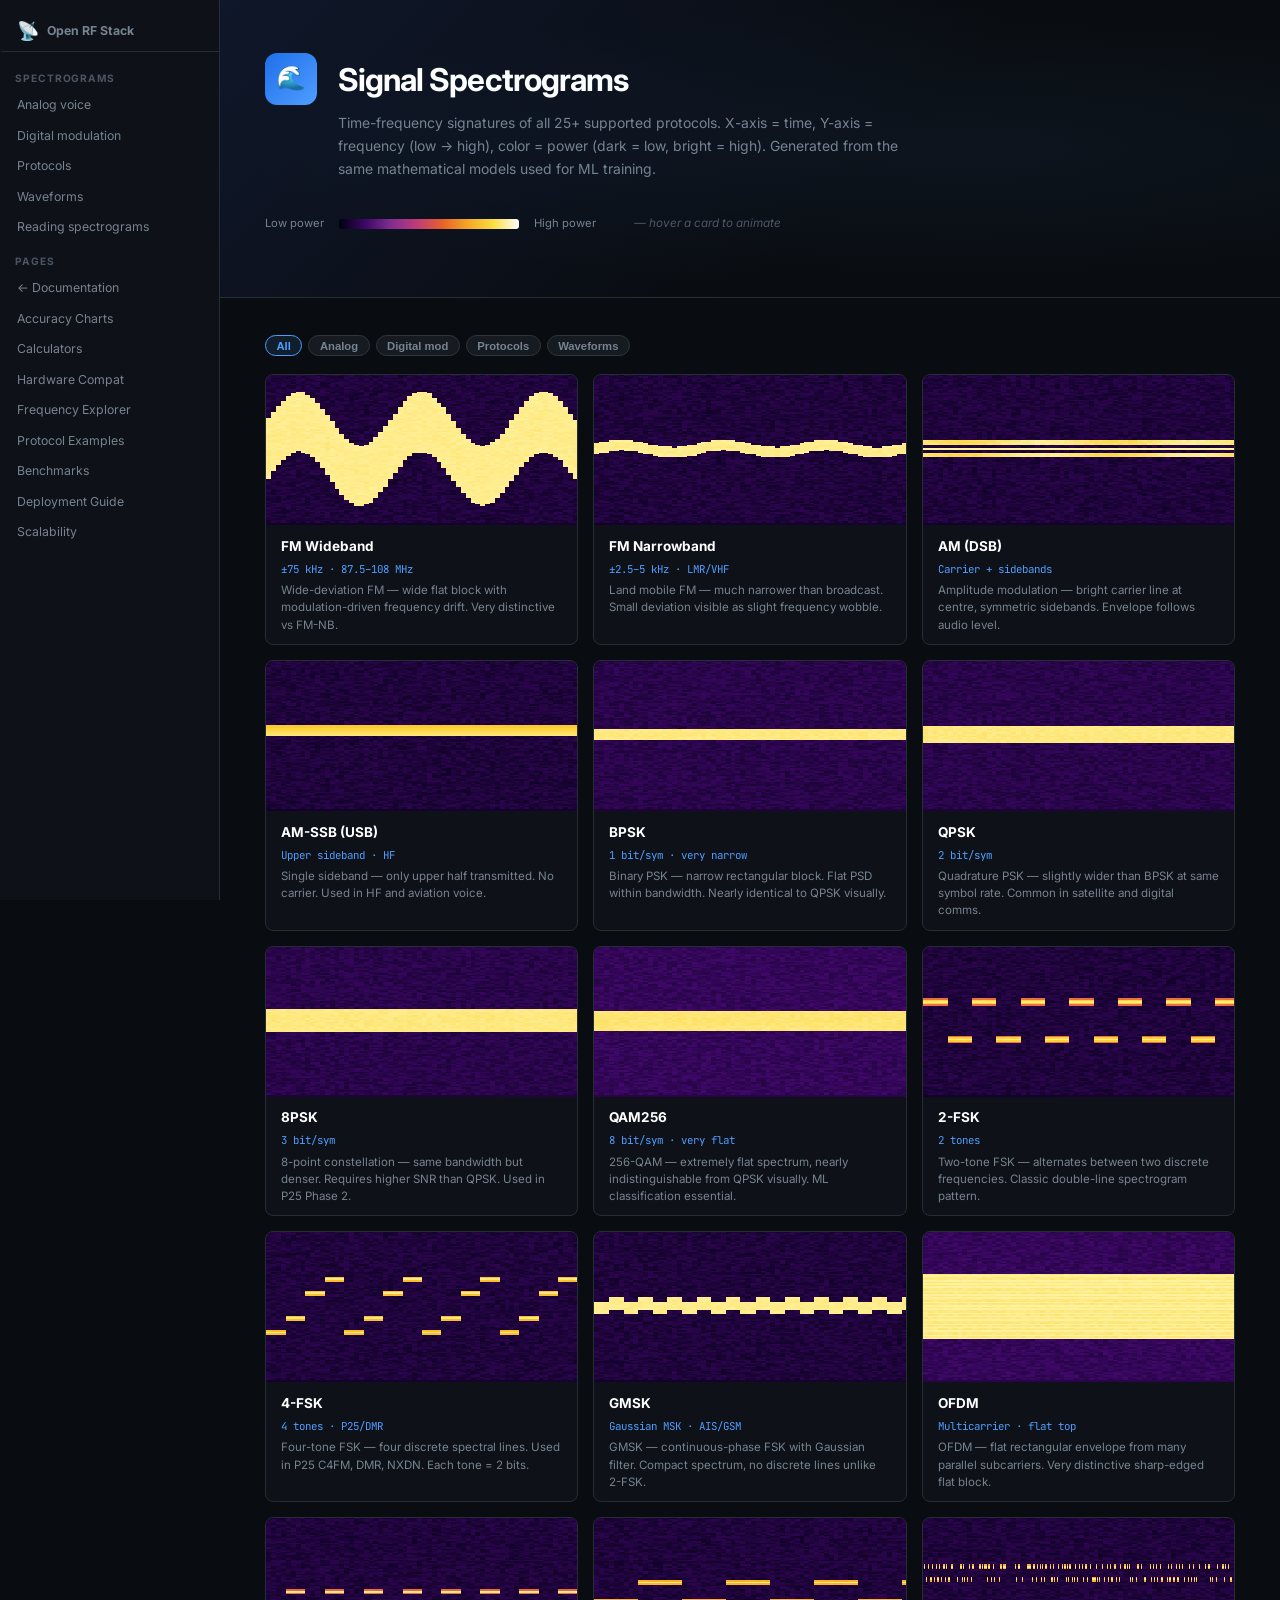
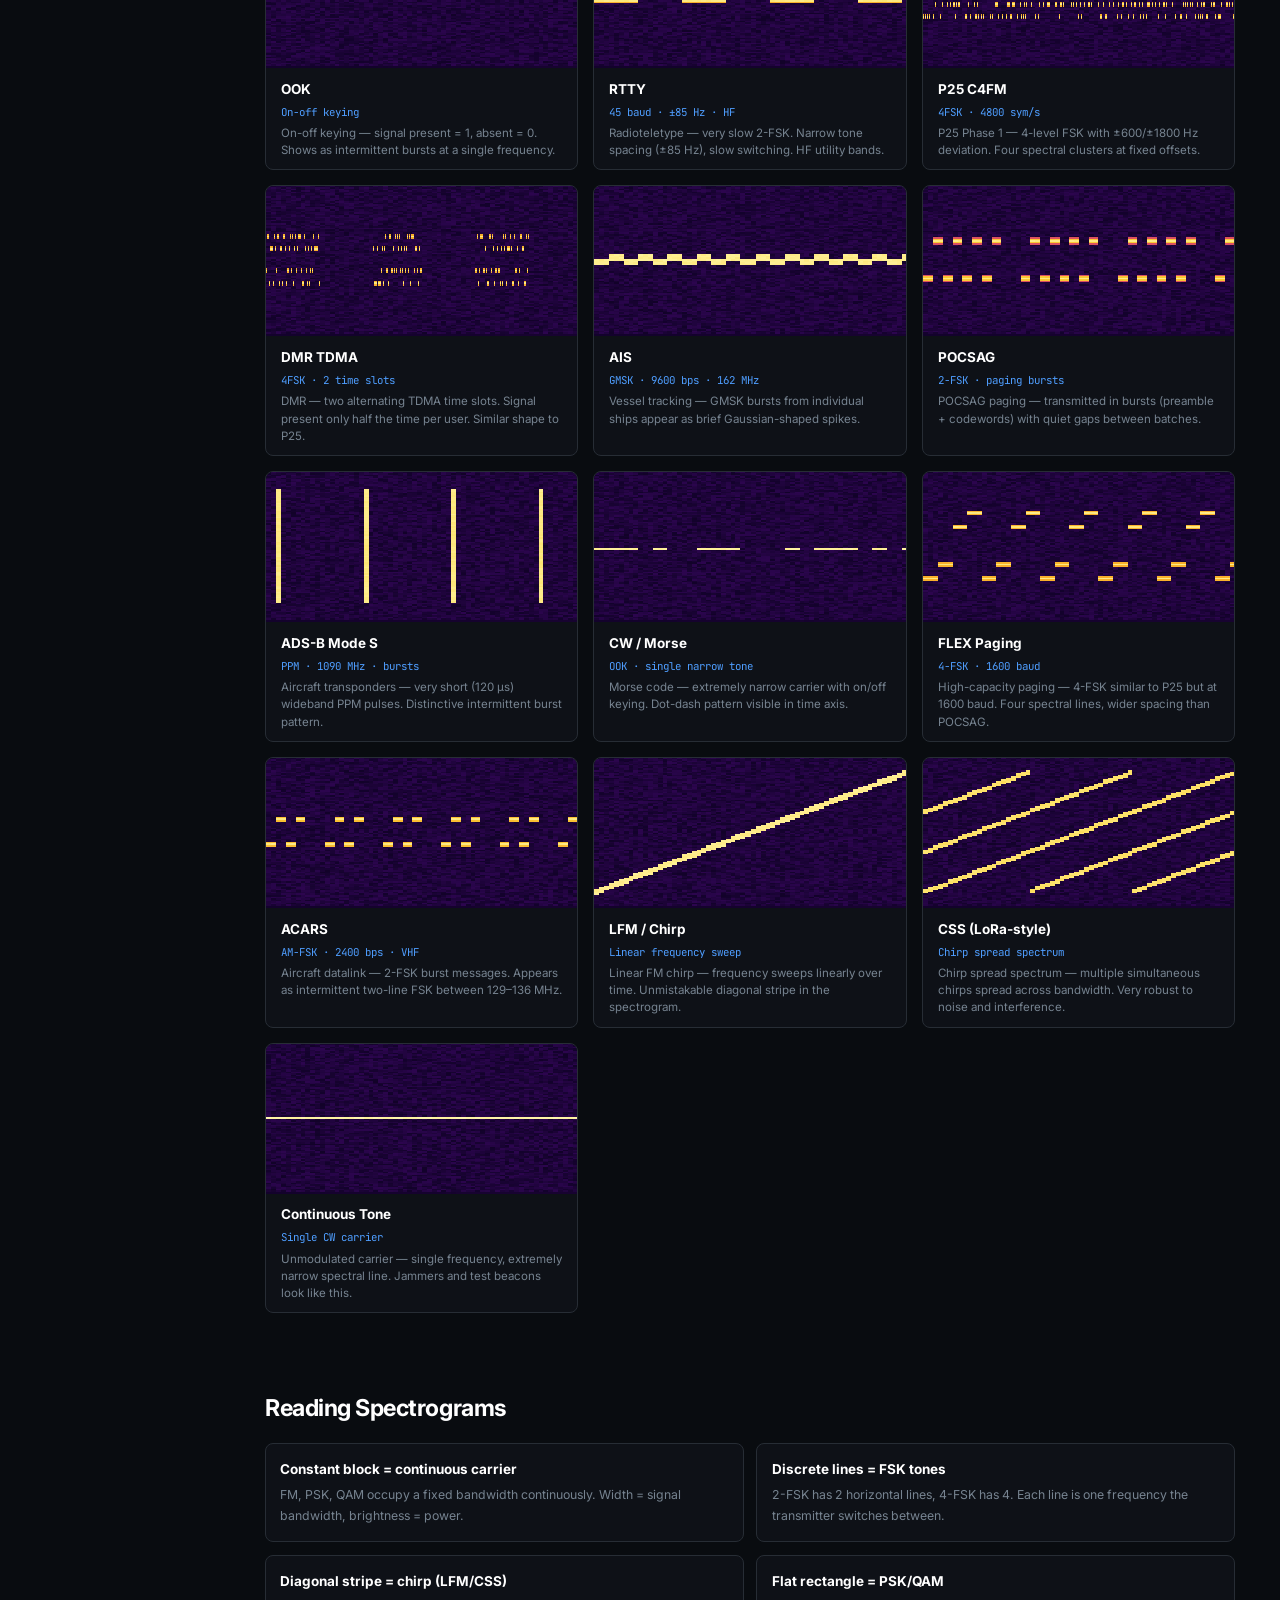
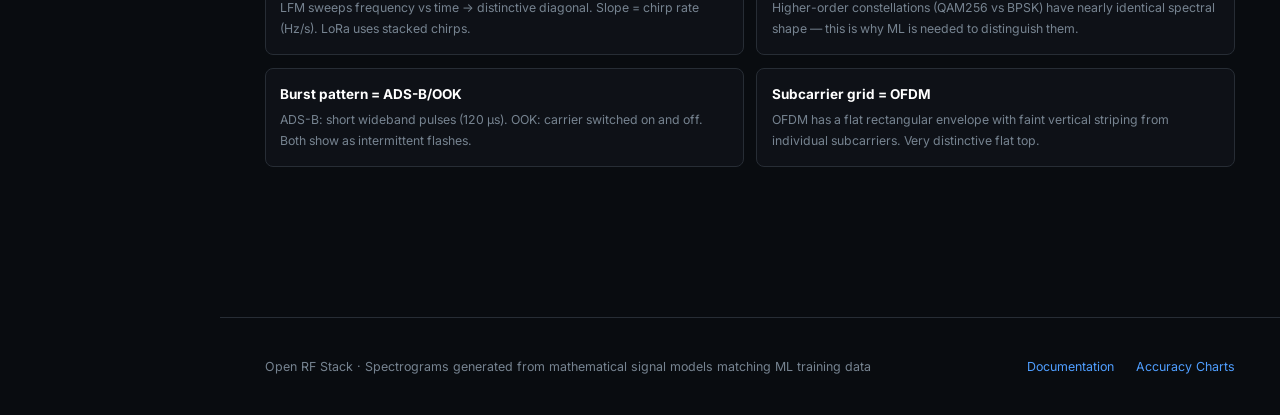
<file: spectrograms.html>
<!DOCTYPE html>
<html lang="en">
<head>
<meta charset="UTF-8">
<meta name="viewport" content="width=device-width,initial-scale=1.0">
<title>Signal Spectrograms — Open RF Stack</title>
<link rel="preconnect" href="https://fonts.googleapis.com">
<link rel="preconnect" href="https://fonts.gstatic.com" crossorigin>
<link rel="stylesheet" href="https://fonts.googleapis.com/css2?family=Inter:wght@400;500;600;700&family=JetBrains+Mono:wght@400;500&display=swap">
<link rel="stylesheet" href="style.css">
<style>
.sgram-grid { display:grid; grid-template-columns:repeat(auto-fill,minmax(290px,1fr)); gap:1rem; margin:1rem 0 }
.sgram-card { background:var(--bg2); border:1px solid var(--bd); border-radius:var(--r); overflow:hidden; transition:border-color .15s; cursor:crosshair }
.sgram-card:hover { border-color:var(--blue) }
.sgram-canvas { display:block; width:100%; height:150px; image-rendering:pixelated }
.sgram-info { padding:.65rem 1rem }
.sgram-info h4 { color:#fff; font-size:.9rem; margin:0 0 .15rem; text-transform:none; letter-spacing:0 }
.sgram-meta { font-size:.72rem; color:var(--blue); font-family:'JetBrains Mono',monospace; margin-bottom:.25rem }
.sgram-desc { font-size:.77rem; color:var(--muted); margin:0; line-height:1.5 }
.hover-tip { color:var(--dim); font-size:.78rem; font-style:italic }
.legend { display:flex; gap:1rem; align-items:center; font-size:.75rem; color:var(--muted); margin:.5rem 0 1.2rem }
.legend-bar { width:180px; height:10px; border-radius:3px;
  background:linear-gradient(to right,#000010,#3b0764,#7e2d8f,#be3a7a,#e8602a,#f5a623,#fcde40,#ffffff) }
.filter-row { display:flex; flex-wrap:wrap; gap:.4rem; margin-bottom:1.2rem }
.filter-btn { padding:.22rem .7rem; border-radius:2rem; font-size:.75rem; font-weight:600;
  border:1px solid var(--bd2); background:var(--bg3); color:var(--muted); cursor:pointer; transition:all .12s }
.filter-btn.active,.filter-btn:hover { border-color:var(--blue); color:var(--blue) }
.filter-btn.active { background:rgba(79,158,255,.12) }
.why-grid { display:grid; grid-template-columns:1fr 1fr; gap:.85rem; margin:1rem 0 }
</style>
</head>
<body>
<nav id="nav" style="padding-top:.75rem">
  <a class="nav-logo" href="index.html"><span>📡</span> Open RF Stack</a>
  <div class="nav-sep">Spectrograms</div>
  <a href="#analog">Analog voice</a>
  <a href="#digital">Digital modulation</a>
  <a href="#protocols">Protocols</a>
  <a href="#waveforms">Waveforms</a>
  <a href="#why">Reading spectrograms</a>
  <div class="nav-sep">Pages</div>
  <a href="index.html">← Documentation</a>
  <a href="accuracy.html">Accuracy Charts</a>
  <a href="tools.html">Calculators</a>
  <a href="hardware.html">Hardware Compat</a>
  <a href="frequency.html">Frequency Explorer</a>
  <a href="protocols.html">Protocol Examples</a>
  <a href="benchmark.html">Benchmarks</a>
  <a href="deploy.html">Deployment Guide</a>
  <a href="scaling.html">Scalability</a>
</nav>

<header>
  <div class="hdr">
    <div class="hdr-top">
      <div class="logo-wrap">🌊</div>
      <div>
        <h1>Signal Spectrograms</h1>
        <p>Time-frequency signatures of all 25+ supported protocols. X-axis = time, Y-axis = frequency (low → high), color = power (dark = low, bright = high). Generated from the same mathematical models used for ML training.</p>
      </div>
    </div>
    <div class="legend">
      <span>Low power</span>
      <div class="legend-bar"></div>
      <span>High power</span>
      <span class="hover-tip" style="margin-left:1.5rem">— hover a card to animate</span>
    </div>
  </div>
</header>

<main>
<div class="filter-row" id="filterRow">
  <button class="filter-btn active" data-cat="all">All</button>
  <button class="filter-btn" data-cat="analog">Analog</button>
  <button class="filter-btn" data-cat="digital">Digital mod</button>
  <button class="filter-btn" data-cat="protocol">Protocols</button>
  <button class="filter-btn" data-cat="waveform">Waveforms</button>
</div>

<div class="sgram-grid" id="sgramGrid"></div>

<section id="why" style="margin-top:2rem">
<h2>Reading Spectrograms</h2>
<div class="why-grid">
  <div class="feat"><strong>Constant block = continuous carrier</strong><p>FM, PSK, QAM occupy a fixed bandwidth continuously. Width = signal bandwidth, brightness = power.</p></div>
  <div class="feat"><strong>Discrete lines = FSK tones</strong><p>2-FSK has 2 horizontal lines, 4-FSK has 4. Each line is one frequency the transmitter switches between.</p></div>
  <div class="feat"><strong>Diagonal stripe = chirp (LFM/CSS)</strong><p>LFM sweeps frequency vs time → distinctive diagonal. Slope = chirp rate (Hz/s). LoRa uses stacked chirps.</p></div>
  <div class="feat"><strong>Flat rectangle = PSK/QAM</strong><p>Higher-order constellations (QAM256 vs BPSK) have nearly identical spectral shape — this is why ML is needed to distinguish them.</p></div>
  <div class="feat"><strong>Burst pattern = ADS-B/OOK</strong><p>ADS-B: short wideband pulses (120 μs). OOK: carrier switched on and off. Both show as intermittent flashes.</p></div>
  <div class="feat"><strong>Subcarrier grid = OFDM</strong><p>OFDM has a flat rectangular envelope with faint vertical striping from individual subcarriers. Very distinctive flat top.</p></div>
</div>
</section>
</main>

<footer>
  <span>Open RF Stack · Spectrograms generated from mathematical signal models matching ML training data</span>
  <div class="footer-links"><a href="index.html">Documentation</a><a href="accuracy.html">Accuracy Charts</a></div>
</footer>

<script>
'use strict';

// ── Colour map (inferno-like) ─────────────────────────────────────────────────
const CMAP = (() => {
  const stops = [
    [0,0,16],[59,7,100],[126,29,138],[190,56,126],[228,87,86],[246,148,30],[252,211,58],[255,255,200]
  ];
  const lut = new Uint8ClampedArray(256 * 3);
  for (let i = 0; i < 256; i++) {
    const t = i / 255, si = t * (stops.length - 1), lo = Math.floor(si), hi = Math.min(lo+1, stops.length-1), f = si - lo;
    for (let c = 0; c < 3; c++) lut[i*3+c] = stops[lo][c] + f*(stops[hi][c]-stops[lo][c]);
  }
  return lut;
})();

function db2byte(db) { return Math.max(0, Math.min(255, Math.round((db + 80) / 80 * 255))); }

// ── Tiny RNG ──────────────────────────────────────────────────────────────────
function mkrng(seed) {
  let s = seed >>> 0;
  return () => { s ^= s<<13; s ^= s>>17; s ^= s<<5; return (s>>>0)/4294967296; };
}

// ── Signal generators — return Float32Array[T*F] ─────────────────────────────
const T=64, F=96; // time steps × freq bins — lower = much faster

function noise(F, r, db=-74) {
  const a = new Float32Array(F);
  for(let i=0;i<F;i++) a[i]=db+(r()-0.5)*5;
  return a;
}

function blob(row, cf, hw, peak, r) {
  for(let f=0;f<F;f++){const d=Math.abs(f-cf)/hw; if(d<1) row[f]=Math.max(row[f],peak-peak*0.15*d*d-r()*2);}
}

function fskLine(row, fc, hw, peak, r) {
  for(let f=0;f<F;f++){const d=Math.abs(f-fc)/hw; if(d<1) row[f]=Math.max(row[f],peak-35*d*d-r()*1.5);}
}

const GENS = {
  fmwb:  (t,r)=>{const row=noise(F,r); blob(row,F/2+Math.sin(t*0.25)*F*0.18,F*0.2,-4,r); return row;},
  fmnb:  (t,r)=>{const row=noise(F,r); blob(row,F/2+Math.sin(t*0.3)*F*0.025,F*0.035,-4,r); return row;},
  am:    (t,r)=>{const row=noise(F,r); const env=0.7+0.3*Math.sin(t*0.2); row[Math.round(F/2)]=-3;
                  blob(row,F/2-F*0.045,F*0.015,-9*env,r); blob(row,F/2+F*0.045,F*0.015,-9*env,r); return row;},
  ssb:   (t,r)=>{const row=noise(F,r); for(let f=F/2;f<F/2+F*0.07;f++) if(f<F) row[Math.round(f)]=Math.max(row[Math.round(f)],-7-(f-F/2)/(F*0.07)*8); return row;},
  bpsk:  (_,r) =>{const row=noise(F,r,-72); blob(row,F/2,F*0.04,-5,r); return row;},
  qpsk:  (_,r) =>{const row=noise(F,r,-72); blob(row,F/2,F*0.06,-5,r); return row;},
  psk8:  (_,r) =>{const row=noise(F,r,-72); blob(row,F/2,F*0.08,-5,r); return row;},
  qam256:(_,r) =>{const row=noise(F,r,-70); blob(row,F/2,F*0.065,-6,r); return row;},
  fsk2:  (t,r) =>{const row=noise(F,r); const fc=Math.floor(t/5)%2?Math.round(F*0.38):Math.round(F*0.62); fskLine(row,fc,F*0.025,-5,r); return row;},
  fsk4:  (t,r) =>{const row=noise(F,r); const tones=[0.32,0.42,0.58,0.68]; const fc=Math.round(tones[Math.floor(t/4)%4]*F); fskLine(row,fc,F*0.02,-5,r); return row;},
  gmsk:  (t,r) =>{const row=noise(F,r); blob(row,F/2+(Math.floor(t/3)%2?1:-1)*F*0.018,F*0.04,-4,r); return row;},
  ofdm:  (_,r) =>{const row=noise(F,r,-70); const lo=Math.round(F*0.28),hi=Math.round(F*0.72);
                  for(let f=lo;f<hi;f++) row[f]=Math.max(row[f],-5-r()*2);
                  const ns=18,bw=hi-lo; for(let i=0;i<ns;i++){const fc=lo+Math.round(i*bw/ns); if(fc<F) row[fc]=Math.max(row[fc],-3-r()*1);}
                  return row;},
  ook:   (t,r) =>{const row=noise(F,r); if(Math.floor(t/4)%2){fskLine(row,Math.round(F/2),F*0.012,-4,r);} return row;},
  rtty:  (t,r) =>{const row=noise(F,r); fskLine(row,Math.floor(t/9)%2?Math.round(F*0.56):Math.round(F*0.44),F*0.018,-5,r); return row;},
  p25:   (t,r) =>{const row=noise(F,r); const tones=[0.33,0.42,0.58,0.67]; fskLine(row,Math.round(tones[Math.floor(Math.random()*4)]*F),F*0.018,-5,r); return row;},
  dmr:   (t,r) =>{const row=noise(F,r); if(Math.floor(t/(T/6))%2===0){const tones=[0.34,0.43,0.57,0.66]; fskLine(row,Math.round(tones[Math.floor(Math.random()*4)]*F),F*0.018,-5,r);} return row;},
  ais:   (t,r) =>{const row=noise(F,r); blob(row,F/2+(Math.floor(t/3)%2?1:-1)*F*0.018,F*0.022,-4,r); return row;},
  pocsag:(t,r) =>{const row=noise(F,r); if(t%20<16){fskLine(row,Math.floor(t/2)%2?Math.round(F*0.62):Math.round(F*0.38),F*0.022,-5,r);} return row;},
  adsb:  (t,r) =>{const row=noise(F,r); if(t%18<5&&Math.floor(t/1.5)%2){blob(row,F/2,F*0.38,-5,r);} return row;},
  cw:    (t,r) =>{const row=noise(F,r); const morse=[1,1,1,0,1,0,0,1,1,1,0,0,0,1,0,1,1,1,0,1,0]; if(morse[Math.floor(t/3)%morse.length]) fskLine(row,Math.round(F*0.48),F*0.01,-3,r); return row;},
  lfm:   (t,r) =>{const row=noise(F,r); const cf=F*0.1+(t/T)*F*0.8; blob(row,cf,F*0.02,-4,r); return row;},
  css:   (t,r) =>{const row=noise(F,r); for(let c=0;c<3;c++){const ph=(c*T/3+t)%T; const cf=F*0.1+(ph/T)*F*0.8; blob(row,cf,F*0.015,-7,r);} return row;},
  tone:  (_,r) =>{const row=noise(F,r); fskLine(row,Math.round(F*0.5),F*0.006,-2,r); return row;},
  flex:  (t,r) =>{const row=noise(F,r); const tones=[0.28,0.38,0.62,0.72]; fskLine(row,Math.round(tones[Math.floor(t/3)%4]*F),F*0.018,-5,r); return row;},
  acars: (t,r) =>{const row=noise(F,r); if(t%12<8){fskLine(row,Math.floor(t/2)%2?Math.round(F*0.58):Math.round(F*0.42),F*0.02,-5,r);} return row;},
};

// ── Signal catalogue ──────────────────────────────────────────────────────────
const SIGNALS = [
  {id:'fmwb',  name:'FM Wideband',    meta:'±75 kHz · 87.5–108 MHz', cat:'analog',   gen:GENS.fmwb,  desc:'Wide-deviation FM — wide flat block with modulation-driven frequency drift. Very distinctive vs FM-NB.'},
  {id:'fmnb',  name:'FM Narrowband',  meta:'±2.5–5 kHz · LMR/VHF',  cat:'analog',   gen:GENS.fmnb,  desc:'Land mobile FM — much narrower than broadcast. Small deviation visible as slight frequency wobble.'},
  {id:'am',    name:'AM (DSB)',        meta:'Carrier + sidebands',     cat:'analog',   gen:GENS.am,    desc:'Amplitude modulation — bright carrier line at centre, symmetric sidebands. Envelope follows audio level.'},
  {id:'ssb',   name:'AM-SSB (USB)',    meta:'Upper sideband · HF',     cat:'analog',   gen:GENS.ssb,   desc:'Single sideband — only upper half transmitted. No carrier. Used in HF and aviation voice.'},
  {id:'bpsk',  name:'BPSK',           meta:'1 bit/sym · very narrow', cat:'digital',  gen:GENS.bpsk,  desc:'Binary PSK — narrow rectangular block. Flat PSD within bandwidth. Nearly identical to QPSK visually.'},
  {id:'qpsk',  name:'QPSK',           meta:'2 bit/sym',               cat:'digital',  gen:GENS.qpsk,  desc:'Quadrature PSK — slightly wider than BPSK at same symbol rate. Common in satellite and digital comms.'},
  {id:'psk8',  name:'8PSK',           meta:'3 bit/sym',               cat:'digital',  gen:GENS.psk8,  desc:'8-point constellation — same bandwidth but denser. Requires higher SNR than QPSK. Used in P25 Phase 2.'},
  {id:'qam256',name:'QAM256',         meta:'8 bit/sym · very flat',   cat:'digital',  gen:GENS.qam256,desc:'256-QAM — extremely flat spectrum, nearly indistinguishable from QPSK visually. ML classification essential.'},
  {id:'fsk2',  name:'2-FSK',          meta:'2 tones',                 cat:'digital',  gen:GENS.fsk2,  desc:'Two-tone FSK — alternates between two discrete frequencies. Classic double-line spectrogram pattern.'},
  {id:'fsk4',  name:'4-FSK',          meta:'4 tones · P25/DMR',       cat:'digital',  gen:GENS.fsk4,  desc:'Four-tone FSK — four discrete spectral lines. Used in P25 C4FM, DMR, NXDN. Each tone = 2 bits.'},
  {id:'gmsk',  name:'GMSK',           meta:'Gaussian MSK · AIS/GSM',  cat:'digital',  gen:GENS.gmsk,  desc:'GMSK — continuous-phase FSK with Gaussian filter. Compact spectrum, no discrete lines unlike 2-FSK.'},
  {id:'ofdm',  name:'OFDM',           meta:'Multicarrier · flat top',  cat:'digital',  gen:GENS.ofdm,  desc:'OFDM — flat rectangular envelope from many parallel subcarriers. Very distinctive sharp-edged flat block.'},
  {id:'ook',   name:'OOK',            meta:'On-off keying',           cat:'digital',  gen:GENS.ook,   desc:'On-off keying — signal present = 1, absent = 0. Shows as intermittent bursts at a single frequency.'},
  {id:'rtty',  name:'RTTY',           meta:'45 baud · ±85 Hz · HF',   cat:'digital',  gen:GENS.rtty,  desc:'Radioteletype — very slow 2-FSK. Narrow tone spacing (±85 Hz), slow switching. HF utility bands.'},
  {id:'p25',   name:'P25 C4FM',       meta:'4FSK · 4800 sym/s',       cat:'protocol', gen:GENS.p25,   desc:'P25 Phase 1 — 4-level FSK with ±600/±1800 Hz deviation. Four spectral clusters at fixed offsets.'},
  {id:'dmr',   name:'DMR TDMA',       meta:'4FSK · 2 time slots',     cat:'protocol', gen:GENS.dmr,   desc:'DMR — two alternating TDMA time slots. Signal present only half the time per user. Similar shape to P25.'},
  {id:'ais',   name:'AIS',            meta:'GMSK · 9600 bps · 162 MHz', cat:'protocol', gen:GENS.ais,  desc:'Vessel tracking — GMSK bursts from individual ships appear as brief Gaussian-shaped spikes.'},
  {id:'pocsag',name:'POCSAG',         meta:'2-FSK · paging bursts',   cat:'protocol', gen:GENS.pocsag,desc:'POCSAG paging — transmitted in bursts (preamble + codewords) with quiet gaps between batches.'},
  {id:'adsb',  name:'ADS-B Mode S',   meta:'PPM · 1090 MHz · bursts', cat:'protocol', gen:GENS.adsb,  desc:'Aircraft transponders — very short (120 μs) wideband PPM pulses. Distinctive intermittent burst pattern.'},
  {id:'cw',    name:'CW / Morse',     meta:'OOK · single narrow tone', cat:'protocol', gen:GENS.cw,   desc:'Morse code — extremely narrow carrier with on/off keying. Dot-dash pattern visible in time axis.'},
  {id:'flex',  name:'FLEX Paging',    meta:'4-FSK · 1600 baud',       cat:'protocol', gen:GENS.flex,  desc:'High-capacity paging — 4-FSK similar to P25 but at 1600 baud. Four spectral lines, wider spacing than POCSAG.'},
  {id:'acars', name:'ACARS',          meta:'AM-FSK · 2400 bps · VHF', cat:'protocol', gen:GENS.acars, desc:'Aircraft datalink — 2-FSK burst messages. Appears as intermittent two-line FSK between 129–136 MHz.'},
  {id:'lfm',   name:'LFM / Chirp',    meta:'Linear frequency sweep',  cat:'waveform', gen:GENS.lfm,   desc:'Linear FM chirp — frequency sweeps linearly over time. Unmistakable diagonal stripe in the spectrogram.'},
  {id:'css',   name:'CSS (LoRa-style)', meta:'Chirp spread spectrum', cat:'waveform', gen:GENS.css,  desc:'Chirp spread spectrum — multiple simultaneous chirps spread across bandwidth. Very robust to noise and interference.'},
  {id:'tone',  name:'Continuous Tone', meta:'Single CW carrier',      cat:'waveform', gen:GENS.tone,  desc:'Unmodulated carrier — single frequency, extremely narrow spectral line. Jammers and test beacons look like this.'},
];

// ── Fast renderer using ImageData pixel buffer ────────────────────────────────
// Key optimisation: one putImageData call per frame vs thousands of fillRect calls

function makeFrames(gen, seed, W, H) {
  const r = mkrng(seed);
  return Array.from({length: T}, (_, t) => {
    const row = gen(t, r);
    const img = new ImageData(W, H);
    const d = img.data;
    const cellW = W / T; // 1 time step = this many pixels (but we're building one frame)
    // For a single frame: render the full spectrogram up to time t
    // Actually: render the spectrogram up to time t as a still
    // We'll render the full T steps as columns
    // For frame t: shift time axis so 't' is the most recent column
    for (let col = 0; col < W; col++) {
      const ti = ((Math.floor(col * T / W) + t) % T);
      const frameR = mkrng(seed + ti * 37);
      const rowData = gen(ti, frameR);
      const colH = H;
      for (let row2 = 0; row2 < H; row2++) {
        const fi = Math.floor((H - 1 - row2) * F / H);
        const db = rowData[fi];
        const v = db2byte(db);
        const px = (row2 * W + col) * 4;
        d[px]   = CMAP[v*3];
        d[px+1] = CMAP[v*3+1];
        d[px+2] = CMAP[v*3+2];
        d[px+3] = 255;
      }
    }
    return img;
  });
}

// ── Render single static frame (first frame only) ─────────────────────────────
function renderStatic(canvas, sig, seed) {
  const W = canvas.width, H = canvas.height;
  const ctx = canvas.getContext('2d');
  const img = new ImageData(W, H);
  const d = img.data;
  for (let col = 0; col < W; col++) {
    const ti = Math.floor(col * T / W);
    const r = mkrng(seed + ti * 37);
    const rowData = sig.gen(ti, r);
    for (let row = 0; row < H; row++) {
      const fi = Math.floor((H - 1 - row) * F / H);
      const db = rowData[fi];
      const v = db2byte(db);
      const px = (row * W + col) * 4;
      d[px]   = CMAP[v*3]; d[px+1] = CMAP[v*3+1]; d[px+2] = CMAP[v*3+2]; d[px+3] = 255;
    }
  }
  ctx.putImageData(img, 0, 0);
}

// ── Single global animation loop — only active card animates ──────────────────
let activeCanvas = null, activeSig = null, activeSeed = 0, activeFrame = 0;
let lastTick = 0;
const FPS = 10; // low frame rate — smooth enough, GPU-friendly

(function loop(now) {
  requestAnimationFrame(loop);
  if (!activeCanvas || now - lastTick < 1000/FPS) return;
  lastTick = now;
  const W = activeCanvas.width, H = activeCanvas.height;
  if (!W || !H) return;
  const ctx = activeCanvas.getContext('2d');
  const img = new ImageData(W, H);
  const d = img.data;
  const frame = activeFrame++;
  for (let col = 0; col < W; col++) {
    const ti = (Math.floor(col * T / W) + frame) % T;
    const r = mkrng(activeSeed + ti * 37);
    const rowData = activeSig.gen(ti, r);
    for (let row = 0; row < H; row++) {
      const fi = Math.floor((H - 1 - row) * F / H);
      const db = rowData[fi];
      const v = db2byte(db);
      const px = (row * W + col) * 4;
      d[px]   = CMAP[v*3]; d[px+1] = CMAP[v*3+1]; d[px+2] = CMAP[v*3+2]; d[px+3] = 255;
    }
  }
  ctx.putImageData(img, 0, 0);
})(0);

// ── Build card grid ───────────────────────────────────────────────────────────
const IO = new IntersectionObserver(entries => {
  entries.forEach(e => {
    if (!e.isIntersecting) return;
    const canvas = e.target.querySelector('.sgram-canvas');
    const sig = SIGNALS.find(s => s.id === e.target.dataset.id);
    if (canvas && sig && canvas.dataset.rendered !== '1') {
      canvas.dataset.rendered = '1';
      canvas.width  = canvas.offsetWidth  || 290;
      canvas.height = canvas.offsetHeight || 150;
      renderStatic(canvas, sig, parseInt(canvas.dataset.seed));
    }
  });
}, {threshold: 0.1});

function buildGrid(cat) {
  const grid = document.getElementById('sgramGrid');
  grid.innerHTML = '';
  SIGNALS.filter(s => cat === 'all' || s.cat === cat).forEach((sig, idx) => {
    const card = document.createElement('div');
    card.className = 'sgram-card';
    card.dataset.id = sig.id;
    card.innerHTML = `
      <canvas class="sgram-canvas" data-seed="${idx*41+7}" style="height:150px"></canvas>
      <div class="sgram-info">
        <h4>${sig.name}</h4>
        <div class="sgram-meta">${sig.meta}</div>
        <p class="sgram-desc">${sig.desc}</p>
      </div>`;
    grid.appendChild(card);
    IO.observe(card);

    const canvas = card.querySelector('canvas');
    card.addEventListener('mouseenter', () => {
      activeCanvas = canvas;
      activeSig    = sig;
      activeSeed   = parseInt(canvas.dataset.seed);
      activeFrame  = 0;
    });
    card.addEventListener('mouseleave', () => {
      if (activeCanvas === canvas) activeCanvas = null;
      // Re-render static frame
      if (canvas.dataset.rendered === '1')
        renderStatic(canvas, sig, parseInt(canvas.dataset.seed));
    });
  });
}

buildGrid('all');

document.querySelectorAll('#filterRow .filter-btn').forEach(btn => {
  btn.addEventListener('click', () => {
    document.querySelectorAll('#filterRow .filter-btn').forEach(b => b.classList.remove('active'));
    btn.classList.add('active');
    buildGrid(btn.dataset.cat);
  });
});

function setActive() {
  const th = window.scrollY + 160;
  let cur = null, mx = -Infinity;
  document.querySelectorAll('#nav a[href^="#"]').forEach(a => {
    const el = document.getElementById(a.getAttribute('href').slice(1));
    if (!el) return;
    const top = el.getBoundingClientRect().top + window.scrollY;
    if (top <= th && top > mx) { mx = top; cur = a; }
  });
  document.querySelectorAll('#nav a').forEach(a => a.classList.remove('active'));
  if (cur) cur.classList.add('active');
}
window.addEventListener('scroll', setActive, {passive:true});
window.addEventListener('load', setActive);
</script>
</body>
</html>
</file>
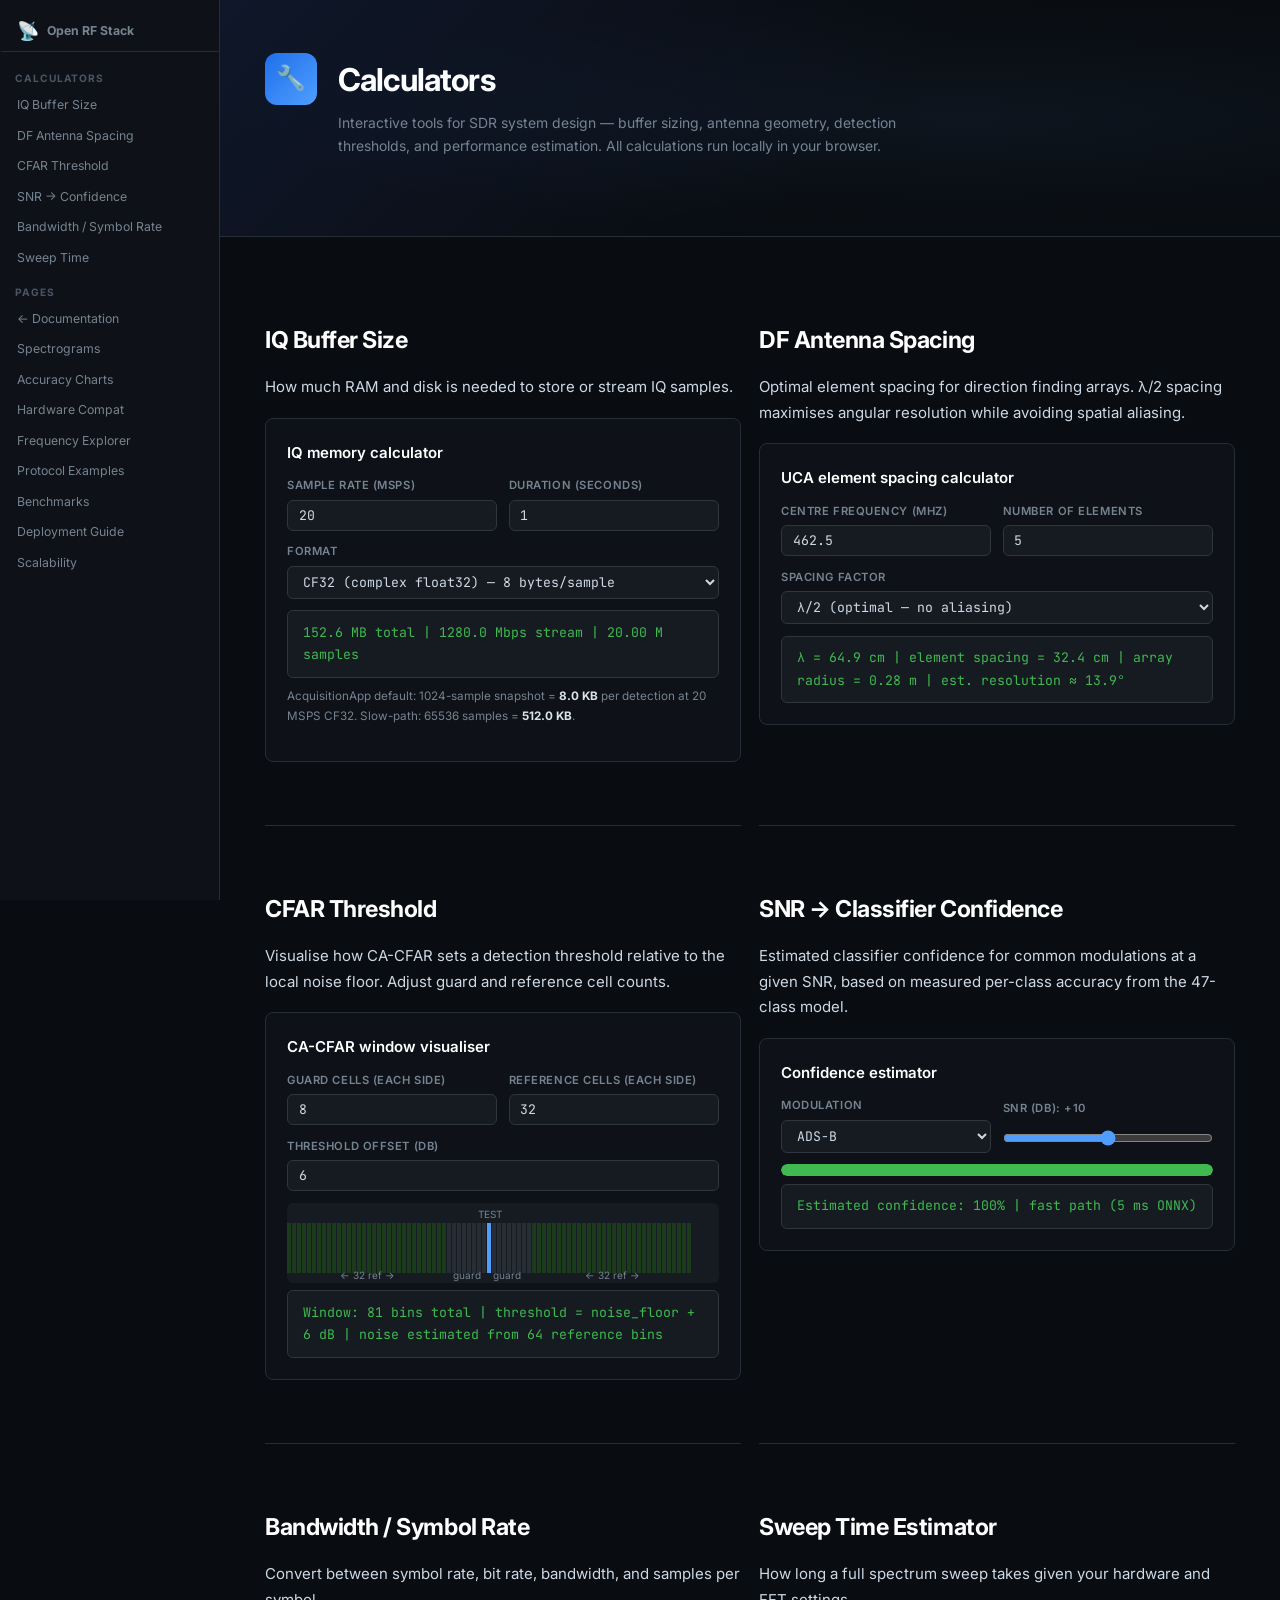
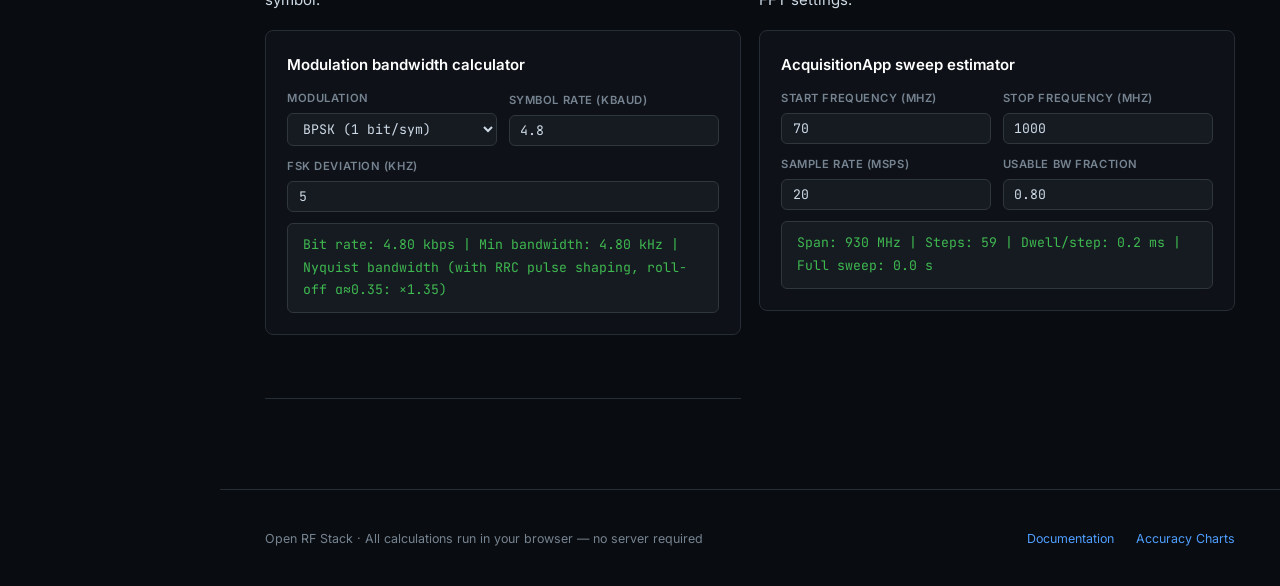
<file: tools.html>
<!DOCTYPE html>
<html lang="en">
<head>
<meta charset="UTF-8">
<meta name="viewport" content="width=device-width,initial-scale=1.0">
<title>Calculators — Open RF Stack</title>
<link rel="preconnect" href="https://fonts.googleapis.com">
<link rel="preconnect" href="https://fonts.gstatic.com" crossorigin>
<link rel="stylesheet" href="https://fonts.googleapis.com/css2?family=Inter:wght@400;500;600;700&family=JetBrains+Mono:wght@400;500&display=swap">
<link rel="stylesheet" href="style.css">
<style>
.tool-card { background:var(--bg2); border:1px solid var(--bd); border-radius:var(--r); padding:1.4rem; margin:1.2rem 0 }
.tool-card h3 { color:#fff; font-size:1rem; margin:0 0 .75rem }
.field-row { display:flex; gap:.75rem; align-items:flex-end; flex-wrap:wrap; margin-bottom:.75rem }
.field { display:flex; flex-direction:column; gap:.3rem; flex:1; min-width:140px }
.field label { font-size:.75rem; color:var(--muted); font-weight:600; text-transform:uppercase; letter-spacing:.05em }
.field input, .field select {
  background:var(--bg3); border:1px solid var(--bd2); border-radius:6px;
  padding:.4rem .7rem; color:var(--tx); font-family:'JetBrains Mono',monospace;
  font-size:.88rem; width:100%;
}
.field input:focus, .field select:focus { outline:none; border-color:var(--blue) }
.result-box {
  background:var(--bg3); border:1px solid var(--bd2); border-radius:6px;
  padding:.7rem 1rem; font-family:'JetBrains Mono',monospace;
  font-size:.88rem; color:var(--green); margin-top:.5rem; min-height:2.5rem;
}
.result-box.warn { color:var(--orange) }
.result-box.err  { color:var(--red) }
.cfar-viz { width:100%; height:80px; border-radius:6px; background:var(--bg3); display:block; margin-top:.75rem }
.snr-slider { width:100%; accent-color:var(--blue) }
.conf-bar { height:12px; background:var(--bg3); border-radius:6px; overflow:hidden; margin-top:.5rem }
.conf-fill { height:100%; border-radius:6px; transition:width .3s, background .3s }
.tools-grid { display:grid; grid-template-columns:1fr 1fr; gap:1.2rem }
@media(max-width:700px){ .tools-grid { grid-template-columns:1fr } }
</style>
</head>
<body>

<nav id="nav" style="padding-top:.75rem">
  <a class="nav-logo" href="index.html"><span>📡</span> Open RF Stack</a>
  <div class="nav-sep">Calculators</div>
  <a href="#iq-buffer">IQ Buffer Size</a>
  <a href="#df-spacing">DF Antenna Spacing</a>
  <a href="#cfar">CFAR Threshold</a>
  <a href="#snr-conf">SNR → Confidence</a>
  <a href="#bw-calc">Bandwidth / Symbol Rate</a>
  <a href="#sweep-time">Sweep Time</a>
  <div class="nav-sep">Pages</div>
  <a href="index.html">← Documentation</a>
  <a href="spectrograms.html">Spectrograms</a>
  <a href="accuracy.html">Accuracy Charts</a>
  <a href="hardware.html">Hardware Compat</a>
  <a href="frequency.html">Frequency Explorer</a>
  <a href="protocols.html">Protocol Examples</a>
  <a href="benchmark.html">Benchmarks</a>
  <a href="deploy.html">Deployment Guide</a>
  <a href="scaling.html">Scalability</a>
</nav>

<header>
  <div class="hdr">
    <div class="hdr-top">
      <div class="logo-wrap">🔧</div>
      <div>
        <h1>Calculators</h1>
        <p>Interactive tools for SDR system design — buffer sizing, antenna geometry, detection thresholds, and performance estimation. All calculations run locally in your browser.</p>
      </div>
    </div>
  </div>
</header>

<main>
<div class="tools-grid">

<!-- ── IQ Buffer Size ── -->
<section id="iq-buffer">
<h2>IQ Buffer Size</h2>
<p>How much RAM and disk is needed to store or stream IQ samples.</p>
<div class="tool-card">
  <h3>IQ memory calculator</h3>
  <div class="field-row">
    <div class="field"><label>Sample rate (MSPS)</label><input id="iq-sr" type="number" value="20" min="0.1" max="200" step="0.1"></div>
    <div class="field"><label>Duration (seconds)</label><input id="iq-dur" type="number" value="1" min="0.001" max="3600" step="0.1"></div>
    <div class="field"><label>Format</label>
      <select id="iq-fmt">
        <option value="8">CF32 (complex float32) — 8 bytes/sample</option>
        <option value="4">CI16 (complex int16) — 4 bytes/sample</option>
        <option value="2">CI8 (complex int8) — 2 bytes/sample</option>
      </select>
    </div>
  </div>
  <div class="result-box" id="iq-result">—</div>
  <p style="margin-top:.6rem;font-size:.78rem;color:var(--muted)">
    AcquisitionApp default: 1024-sample snapshot = <strong id="iq-snapshot-size">—</strong> per detection at 20 MSPS CF32.
    Slow-path: 65536 samples = <strong id="iq-slowpath-size">—</strong>.
  </p>
</div>
</section>

<!-- ── DF Antenna Spacing ── -->
<section id="df-spacing">
<h2>DF Antenna Spacing</h2>
<p>Optimal element spacing for direction finding arrays. λ/2 spacing maximises angular resolution while avoiding spatial aliasing.</p>
<div class="tool-card">
  <h3>UCA element spacing calculator</h3>
  <div class="field-row">
    <div class="field"><label>Centre frequency (MHz)</label><input id="df-freq" type="number" value="462.5" min="1" max="6000" step="0.1"></div>
    <div class="field"><label>Number of elements</label><input id="df-n" type="number" value="5" min="2" max="16" step="1"></div>
    <div class="field"><label>Spacing factor</label>
      <select id="df-factor">
        <option value="0.5">λ/2 (optimal — no aliasing)</option>
        <option value="0.4">0.4λ (conservative)</option>
        <option value="1.0">λ (wider array, aliasing)</option>
      </select>
    </div>
  </div>
  <div class="result-box" id="df-result">—</div>
</div>
</section>

<!-- ── CFAR ── -->
<section id="cfar">
<h2>CFAR Threshold</h2>
<p>Visualise how CA-CFAR sets a detection threshold relative to the local noise floor. Adjust guard and reference cell counts.</p>
<div class="tool-card">
  <h3>CA-CFAR window visualiser</h3>
  <div class="field-row">
    <div class="field"><label>Guard cells (each side)</label><input id="cfar-guard" type="number" value="8" min="1" max="32"></div>
    <div class="field"><label>Reference cells (each side)</label><input id="cfar-ref" type="number" value="32" min="4" max="64"></div>
    <div class="field"><label>Threshold offset (dB)</label><input id="cfar-thresh" type="number" value="6" min="0" max="20" step="0.5"></div>
  </div>
  <canvas id="cfar-canvas" class="cfar-viz"></canvas>
  <div class="result-box" id="cfar-result">—</div>
</div>
</section>

<!-- ── SNR → Confidence ── -->
<section id="snr-conf">
<h2>SNR → Classifier Confidence</h2>
<p>Estimated classifier confidence for common modulations at a given SNR, based on measured per-class accuracy from the 47-class model.</p>
<div class="tool-card">
  <h3>Confidence estimator</h3>
  <div class="field-row">
    <div class="field"><label>Modulation</label>
      <select id="snr-mod">
        <option value="ADS_B">ADS-B</option>
        <option value="FM_WB">FM Wideband</option>
        <option value="FM_NB">FM Narrowband</option>
        <option value="GMSK">GMSK</option>
        <option value="4FSK">4-FSK</option>
        <option value="AIS">AIS</option>
        <option value="BPSK">BPSK</option>
        <option value="QPSK">QPSK</option>
        <option value="8PSK">8PSK</option>
        <option value="OFDM">OFDM</option>
        <option value="QAM16">QAM16</option>
        <option value="DMR">DMR</option>
        <option value="QAM256">QAM256</option>
        <option value="QAM64">QAM64</option>
        <option value="P25_C4FM">P25 C4FM</option>
        <option value="POCSAG">POCSAG</option>
      </select>
    </div>
    <div class="field"><label>SNR (dB): <span id="snr-val">10</span></label>
      <input type="range" class="snr-slider" id="snr-slider" min="-10" max="30" step="5" value="10">
    </div>
  </div>
  <div class="conf-bar"><div class="conf-fill" id="conf-fill" style="width:0%"></div></div>
  <div class="result-box" id="snr-result">—</div>
</div>
</section>

<!-- ── Bandwidth / Symbol Rate ── -->
<section id="bw-calc">
<h2>Bandwidth / Symbol Rate</h2>
<p>Convert between symbol rate, bit rate, bandwidth, and samples per symbol.</p>
<div class="tool-card">
  <h3>Modulation bandwidth calculator</h3>
  <div class="field-row">
    <div class="field"><label>Modulation</label>
      <select id="bw-mod" onchange="calcBw()">
        <option value="2">BPSK (1 bit/sym)</option>
        <option value="4">QPSK (2 bit/sym)</option>
        <option value="8">8PSK (3 bit/sym)</option>
        <option value="16">QAM16 (4 bit/sym)</option>
        <option value="64">QAM64 (6 bit/sym)</option>
        <option value="256">QAM256 (8 bit/sym)</option>
        <option value="2fsk">2-FSK (1 bit/sym)</option>
        <option value="4fsk">4-FSK (2 bit/sym)</option>
      </select>
    </div>
    <div class="field"><label>Symbol rate (kbaud)</label><input id="bw-sym" type="number" value="4.8" min="0.1" max="100000" step="0.1" oninput="calcBw()"></div>
    <div class="field"><label>FSK deviation (kHz)</label><input id="bw-dev" type="number" value="5" min="0.1" max="1000" step="0.1" oninput="calcBw()" id="bw-dev-wrap"></div>
  </div>
  <div class="result-box" id="bw-result">—</div>
</div>
</section>

<!-- ── Sweep Time ── -->
<section id="sweep-time">
<h2>Sweep Time Estimator</h2>
<p>How long a full spectrum sweep takes given your hardware and FFT settings.</p>
<div class="tool-card">
  <h3>AcquisitionApp sweep estimator</h3>
  <div class="field-row">
    <div class="field"><label>Start frequency (MHz)</label><input id="sw-start" type="number" value="70" min="0.1" max="6000"></div>
    <div class="field"><label>Stop frequency (MHz)</label><input id="sw-stop" type="number" value="1000" min="1" max="6000"></div>
    <div class="field"><label>Sample rate (MSPS)</label><input id="sw-sr" type="number" value="20" min="0.5" max="200" step="0.5"></div>
    <div class="field"><label>Usable BW fraction</label><input id="sw-bw" type="number" value="0.80" min="0.5" max="1.0" step="0.01"></div>
  </div>
  <div class="result-box" id="sw-result">—</div>
</div>
</section>

</div><!-- end tools-grid -->
</main>

<footer>
  <span>Open RF Stack · All calculations run in your browser — no server required</span>
  <div class="footer-links"><a href="index.html">Documentation</a><a href="accuracy.html">Accuracy Charts</a></div>
</footer>

<script>
'use strict';

// ── IQ buffer ─────────────────────────────────────────────────────────────────
function calcIq() {
  const sr = parseFloat(document.getElementById('iq-sr').value) * 1e6;
  const dur = parseFloat(document.getElementById('iq-dur').value);
  const bps = parseInt(document.getElementById('iq-fmt').value);
  if (!sr || !dur) return;
  const bytes = sr * dur * bps;
  const fmt = b => b < 1024 ? b.toFixed(0)+' B' : b < 1048576 ? (b/1024).toFixed(1)+' KB' :
    b < 1073741824 ? (b/1048576).toFixed(1)+' MB' : (b/1073741824).toFixed(2)+' GB';
  const mbps = sr * bps * 8 / 1e6;
  document.getElementById('iq-result').textContent =
    `${fmt(bytes)} total  |  ${mbps.toFixed(1)} Mbps stream  |  ${(sr*dur/1e6).toFixed(2)} M samples`;
  document.getElementById('iq-snapshot-size').textContent = fmt(1024 * bps);
  document.getElementById('iq-slowpath-size').textContent = fmt(65536 * bps);
}
['iq-sr','iq-dur','iq-fmt'].forEach(id => document.getElementById(id).addEventListener('input', calcIq));
calcIq();

// ── DF spacing ────────────────────────────────────────────────────────────────
function calcDf() {
  const f = parseFloat(document.getElementById('df-freq').value) * 1e6;
  const n = parseInt(document.getElementById('df-n').value);
  const factor = parseFloat(document.getElementById('df-factor').value);
  const lambda = 3e8 / f;
  const spacing_m = lambda * factor;
  const radius_m  = spacing_m / (2 * Math.sin(Math.PI / n));
  const res = 0.5143 / (n * radius_m / lambda); // approximate MUSIC resolution (radians)
  const res_deg = res * 180 / Math.PI;
  const el = document.getElementById('df-result');
  el.textContent = `λ = ${(lambda*100).toFixed(1)} cm  |  element spacing = ${(spacing_m*100).toFixed(1)} cm  |  array radius = ${radius_m.toFixed(2)} m  |  est. resolution ≈ ${res_deg.toFixed(1)}°`;
  el.className = 'result-box' + (n < 3 ? ' warn' : '');
  if (n === 2) el.textContent += '  ⚠ 180° left/right ambiguity with 2 elements';
}
['df-freq','df-n','df-factor'].forEach(id => document.getElementById(id).addEventListener('input', calcDf));
calcDf();

// ── CFAR canvas ───────────────────────────────────────────────────────────────
function drawCfar() {
  const guard = parseInt(document.getElementById('cfar-guard').value);
  const ref   = parseInt(document.getElementById('cfar-ref').value);
  const tdb   = parseFloat(document.getElementById('cfar-thresh').value);
  const canvas = document.getElementById('cfar-canvas');
  canvas.width  = canvas.offsetWidth || 600;
  canvas.height = 80;
  const ctx = canvas.getContext('2d');
  const W = canvas.width, H = canvas.height;
  ctx.clearRect(0,0,W,H);

  const total = guard*2 + ref*2 + 1;
  const cellW = Math.max(1, Math.floor(W / total));
  const mid = Math.floor(total / 2);

  for (let i = 0; i < total; i++) {
    const x = i * cellW;
    const isTest  = i === mid;
    const isGuard = Math.abs(i - mid) <= guard && !isTest;
    const isRef   = !isTest && !isGuard;
    ctx.fillStyle = isTest ? '#4f9eff' : isGuard ? '#272d35' : '#1c3a1c';
    ctx.fillRect(x, 20, cellW-1, H-30);
    if (i === 0 || i === total-1 || i === mid) {
      ctx.fillStyle = '#768390'; ctx.font = '10px Inter'; ctx.textAlign = 'center';
      if (isTest) ctx.fillText('TEST', x+cellW/2, 15);
    }
  }
  // Labels
  ctx.fillStyle = '#768390'; ctx.font = '10px Inter'; ctx.textAlign = 'center';
  ctx.fillText(`← ${ref} ref →`, (ref/2)*cellW, H-4);
  ctx.fillText(`guard`, (mid-guard/2)*cellW, H-4);
  ctx.fillText(`guard`, (mid+guard/2)*cellW, H-4);
  ctx.fillText(`← ${ref} ref →`, (mid+guard+ref/2+1)*cellW, H-4);

  const totalCells = guard*2 + ref*2 + 1;
  document.getElementById('cfar-result').textContent =
    `Window: ${totalCells} bins total  |  threshold = noise_floor + ${tdb} dB  |  noise estimated from ${ref*2} reference bins`;
}
['cfar-guard','cfar-ref','cfar-thresh'].forEach(id => document.getElementById(id).addEventListener('input', drawCfar));
window.addEventListener('load', drawCfar);
drawCfar();

// ── SNR → confidence ──────────────────────────────────────────────────────────
// Per-class per-SNR data from evaluate.py (47-class model, n=158k)
const SNR_DATA = {
  'ADS_B':   {'-10':38.8,'-5':100,'0':100,'5':100,'10':100,'15':100,'20':100,'25':100,'30':100},
  'FM_WB':   {'-10':0,'-5':0,'0':54,'5':97,'10':100,'15':100,'20':100,'25':100,'30':100},
  'FM_NB':   {'-10':0,'-5':0,'0':1,'5':82,'10':97,'15':98,'20':99,'25':100,'30':100},
  'GMSK':    {'-10':0,'-5':0,'0':1,'5':90,'10':100,'15':100,'20':99,'25':100,'30':100},
  '4FSK':    {'-10':0,'-5':0,'0':0,'5':79,'10':99,'15':100,'20':99,'25':100,'30':99},
  'AIS':     {'-10':0,'-5':0,'0':3,'5':96,'10':100,'15':100,'20':100,'25':100,'30':98},
  'BPSK':    {'-10':0,'-5':0,'0':0,'5':0,'10':99,'15':100,'20':100,'25':100,'30':100},
  'QPSK':    {'-10':0,'-5':0,'0':0,'5':6,'10':99,'15':100,'20':100,'25':100,'30':100},
  '8PSK':    {'-10':0,'-5':0,'0':0,'5':0,'10':71,'15':99,'20':100,'25':99,'30':99},
  'OFDM':    {'-10':0,'-5':0,'0':0,'5':12,'10':91,'15':98,'20':98,'25':98,'30':97},
  'QAM16':   {'-10':0,'-5':0,'0':0,'5':0,'10':17,'15':73,'20':81,'25':85,'30':86},
  'DMR':     {'-10':0,'-5':0,'0':31,'5':67,'10':72,'15':70,'20':82,'25':75,'30':77},
  'QAM256':  {'-10':0,'-5':5,'0':99,'5':100,'10':95,'15':93,'20':89,'25':88,'30':89},
  'QAM64':   {'-10':0,'-5':34,'0':0,'5':0,'10':1,'15':4,'20':6,'25':8,'30':8},
  'P25_C4FM':{'-10':0,'-5':0,'0':59,'5':51,'10':60,'15':64,'20':67,'25':61,'30':61},
  'POCSAG':  {'-10':0,'-5':0,'0':8,'5':99,'10':100,'15':100,'20':100,'25':99,'30':97},
};

function interpConf(mod, snr) {
  const d = SNR_DATA[mod];
  if (!d) return 50;
  const keys = [-10,-5,0,5,10,15,20,25,30];
  if (snr <= -10) return d['-10'] || 0;
  if (snr >= 30)  return d['30']  || 0;
  const lo = keys.reduce((a,k) => k <= snr ? k : a, -10);
  const hi = keys.find(k => k > snr) || 30;
  const f = (snr - lo) / (hi - lo);
  return (d[String(lo)] || 0) * (1-f) + (d[String(hi)] || 0) * f;
}

function updateConf() {
  const snr = parseInt(document.getElementById('snr-slider').value);
  const mod = document.getElementById('snr-mod').value;
  document.getElementById('snr-val').textContent = (snr >= 0 ? '+' : '') + snr;
  const conf = interpConf(mod, snr);
  const fill = document.getElementById('conf-fill');
  fill.style.width = conf + '%';
  fill.style.background = conf >= 75 ? 'var(--green)' : conf >= 40 ? 'var(--orange)' : 'var(--red)';
  const res = document.getElementById('snr-result');
  res.className = 'result-box' + (conf >= 75 ? '' : conf >= 40 ? ' warn' : ' err');
  const path = conf >= 75 ? 'fast path (5 ms ONNX)' : conf >= 40 ? 'may trigger slow path (80 ms feature extraction)' : 'likely slow path or UNKNOWN';
  res.textContent = `Estimated confidence: ${conf.toFixed(0)}%  |  ${path}`;
}
document.getElementById('snr-slider').addEventListener('input', updateConf);
document.getElementById('snr-mod').addEventListener('change', updateConf);
updateConf();

// ── Bandwidth calculator ───────────────────────────────────────────────────────
function calcBw() {
  const mod = document.getElementById('bw-mod').value;
  const sym = parseFloat(document.getElementById('bw-sym').value) * 1e3;
  const dev = parseFloat(document.getElementById('bw-dev').value) * 1e3;
  if (!sym) return;
  let bw, bps, note = '';
  if (mod.includes('fsk')) {
    const nTones = mod === '2fsk' ? 2 : 4;
    const bits = Math.log2(nTones);
    bps = sym * bits;
    // Carson's rule for FSK: BW ≈ 2*(deviation + symbol_rate/2)
    bw = 2 * (dev + sym/2);
    note = `Carson's rule: BW ≈ 2×(Δf + fs/2)`;
  } else {
    const order = parseInt(mod);
    const bits = Math.log2(order);
    bps = sym * bits;
    // Nyquist: BW ≈ symbol_rate (with RRC filter)
    bw = sym;
    note = `Nyquist bandwidth (with RRC pulse shaping, roll-off α≈0.35: ×1.35)`;
  }
  const el = document.getElementById('bw-result');
  el.textContent = `Bit rate: ${(bps/1e3).toFixed(2)} kbps  |  Min bandwidth: ${(bw/1e3).toFixed(2)} kHz  |  ${note}`;
}
document.getElementById('bw-mod').addEventListener('change', calcBw);
document.getElementById('bw-sym').addEventListener('input', calcBw);
document.getElementById('bw-dev').addEventListener('input', calcBw);
calcBw();

// ── Sweep time ────────────────────────────────────────────────────────────────
function calcSweep() {
  const start = parseFloat(document.getElementById('sw-start').value) * 1e6;
  const stop  = parseFloat(document.getElementById('sw-stop').value) * 1e6;
  const sr    = parseFloat(document.getElementById('sw-sr').value) * 1e6;
  const bwf   = parseFloat(document.getElementById('sw-bw').value);
  if (!start || !stop || !sr || stop <= start) return;
  const span = stop - start;
  const usable_bw = sr * bwf;
  const n_steps = Math.ceil(span / usable_bw);
  // Each step: collect 4096 samples at full rate
  const dwell_ms = 4096 / sr * 1000;
  const total_ms = n_steps * dwell_ms;
  const el = document.getElementById('sw-result');
  el.textContent = `Span: ${(span/1e6).toFixed(0)} MHz  |  Steps: ${n_steps}  |  Dwell/step: ${dwell_ms.toFixed(1)} ms  |  Full sweep: ${(total_ms/1000).toFixed(1)} s`;
}
['sw-start','sw-stop','sw-sr','sw-bw'].forEach(id => document.getElementById(id).addEventListener('input', calcSweep));
calcSweep();

function setActive() {
  const th = window.scrollY + 160;
  let cur = null, mx = -Infinity;
  document.querySelectorAll('#nav a[href^="#"]').forEach(a => {
    const el = document.getElementById(a.getAttribute('href').slice(1));
    if (!el) return;
    const top = el.getBoundingClientRect().top + window.scrollY;
    if (top <= th && top > mx) { mx = top; cur = a; }
  });
  document.querySelectorAll('#nav a').forEach(a => a.classList.remove('active'));
  if (cur) cur.classList.add('active');
}
window.addEventListener('scroll', setActive, {passive:true});
window.addEventListener('load', setActive);
</script>
</body>
</html>
</file>
<file: style.css>
:root {
  --bg:     #090c10;
  --bg2:    #0e1117;
  --bg3:    #161b22;
  --bg4:    #1c2128;
  --bd:     #272d35;
  --bd2:    #30363d;
  --tx:     #cdd9e5;
  --muted:  #768390;
  --dim:    #4b5563;
  --blue:   #4f9eff;
  --blue2:  #1f6feb;
  --green:  #3fb950;
  --orange: #d29922;
  --red:    #f85149;
  --purple: #bc8cff;
  --teal:   #39d5b3;
  --nav:    220px;
  --r:      8px;
}

*, *::before, *::after { box-sizing: border-box; margin: 0; padding: 0 }
html { scroll-behavior: smooth; font-size: 15px }
body {
  font-family: 'Inter', -apple-system, BlinkMacSystemFont, 'Segoe UI', sans-serif;
  background: var(--bg);
  color: var(--tx);
  line-height: 1.7;
}

/* ── Scrollbar ── */
::-webkit-scrollbar { width: 5px; height: 5px }
::-webkit-scrollbar-track { background: var(--bg2) }
::-webkit-scrollbar-thumb { background: var(--bd2); border-radius: 3px }

/* ── Header ── */
header {
  position: relative;
  background: linear-gradient(135deg, #0f172a 0%, #090c10 60%);
  border-bottom: 1px solid var(--bd);
  padding: 3.5rem 3rem 3rem;
  margin-left: var(--nav);
  overflow: hidden;
}
header::before {
  content: '';
  position: absolute;
  inset: 0;
  background: radial-gradient(ellipse at 70% 50%, rgba(79,158,255,.06) 0%, transparent 70%);
  pointer-events: none;
}
.hdr { max-width: 860px }
.hdr-top { display: flex; align-items: flex-start; gap: 1.4rem; margin-bottom: 1.4rem }
.logo-wrap {
  width: 52px; height: 52px; flex-shrink: 0;
  background: linear-gradient(135deg, var(--blue2), var(--blue));
  border-radius: 12px;
  display: flex; align-items: center; justify-content: center;
  font-size: 1.6rem;
}
.hdr-top h1 { font-size: 2.1rem; font-weight: 700; color: #fff; letter-spacing: -.03em; margin-bottom: .35rem }
.hdr-top p { color: var(--muted); max-width: 560px; font-size: .93rem; line-height: 1.65 }
.hdr-meta { display: flex; flex-wrap: wrap; gap: .5rem; align-items: center }
.btn-gh {
  padding: .35rem 1rem;
  background: var(--blue); color: #fff;
  border-radius: 6px; text-decoration: none;
  font-size: .82rem; font-weight: 600;
  display: inline-flex; align-items: center; gap: .35rem;
  transition: background .15s;
}
.btn-gh:hover { background: #6aabff }
.tag {
  padding: .2rem .65rem;
  background: var(--bg3); border: 1px solid var(--bd2);
  border-radius: 2rem; font-size: .75rem;
  color: var(--muted); font-weight: 600;
}
.stat-row { display: flex; gap: 2rem; margin-top: 1.4rem; flex-wrap: wrap }
.stat { text-align: left }
.stat-n { font-size: 1.6rem; font-weight: 700; color: #fff; line-height: 1 }
.stat-l { font-size: .77rem; color: var(--muted); margin-top: .15rem }

/* ── Sidebar ── */
#nav {
  position: fixed; top: 0; left: 0;
  width: var(--nav); height: 100vh;
  background: var(--bg2); border-right: 1px solid var(--bd);
  overflow-y: auto; z-index: 300;
  padding: 1rem 0 3rem;
  display: flex; flex-direction: column;
}
.nav-logo {
  display: flex; align-items: center; gap: .6rem;
  padding: .6rem 1rem 1rem;
  border-bottom: 1px solid var(--bd);
  margin-bottom: .5rem;
  font-size: .88rem; font-weight: 700; color: #fff;
  text-decoration: none;
}
.nav-logo span { font-size: 1.2rem }
#nav a {
  display: flex; align-items: center; gap: .55rem;
  padding: .32rem 1rem;
  color: var(--muted); text-decoration: none;
  border-left: 2px solid transparent;
  font-size: .82rem; transition: all .1s;
}
#nav a:hover { color: var(--blue); border-left-color: var(--blue); background: rgba(79,158,255,.05) }
#nav a.active { color: var(--blue); border-left-color: var(--blue); background: rgba(79,158,255,.08); font-weight: 600 }
.nav-sep {
  padding: .7rem 1rem .18rem;
  font-size: .68rem; font-weight: 700;
  text-transform: uppercase; letter-spacing: .09em;
  color: var(--dim);
}
.nav-ic { font-size: .85rem; opacity: .6; width: 14px; flex-shrink: 0 }

/* ── Layout ── */
main { margin-left: var(--nav); padding: 2.5rem 3rem 6rem; max-width: calc(900px + var(--nav)) }
section { padding: 3rem 0; border-bottom: 1px solid var(--bd); scroll-margin-top: 1.5rem }
section:last-child { border-bottom: none }
div[id] { scroll-margin-top: 1.5rem }

/* ── Typography ── */
h2 { font-size: 1.55rem; font-weight: 700; color: #fff; letter-spacing: -.02em; margin-bottom: 1rem }
h3 { font-size: 1.05rem; font-weight: 600; color: #fff; margin: 1rem 0 .4rem }
h4 {
  font-size: .72rem; font-weight: 700;
  text-transform: uppercase; letter-spacing: .08em;
  color: var(--dim); margin: 1.6rem 0 .75rem;
}
p { margin-bottom: .85rem; color: var(--tx) }
a { color: var(--blue); text-decoration: none }
a:hover { text-decoration: underline }
ul, ol { padding-left: 1.5rem; margin-bottom: .85rem }
li { margin-bottom: .3rem }
strong { color: #dae3ed }

/* ── Code ── */
pre {
  border-radius: var(--r); overflow: hidden;
  margin: 1rem 0; font-size: .82rem;
  border: 1px solid var(--bd);
}
pre .code-hdr {
  background: var(--bg3); border-bottom: 1px solid var(--bd);
  padding: .4rem .9rem; font-size: .72rem;
  color: var(--muted); font-family: 'JetBrains Mono', monospace;
  display: flex; align-items: center; gap: .5rem;
}
pre .code-hdr::before { content: '●  ●  ●'; color: var(--bd2); font-size: .65rem }
pre code {
  display: block; padding: 1rem; overflow-x: auto;
  font-family: 'JetBrains Mono', Consolas, monospace;
  font-size: .82rem; line-height: 1.65;
  background: var(--bg2) !important;
}
p code, li code, td code {
  font-family: 'JetBrains Mono', Consolas, monospace;
  background: var(--bg3); border: 1px solid var(--bd2);
  border-radius: 4px; padding: .1rem .4rem;
  font-size: .78rem; color: var(--blue);
}

/* ── Tables ── */
.table-wrap { overflow-x: auto; margin: .8rem 0; border-radius: var(--r); border: 1px solid var(--bd) }
table { width: 100%; border-collapse: collapse; font-size: .86rem }
th {
  text-align: left; padding: .6rem .9rem;
  background: var(--bg3); color: var(--muted);
  border-bottom: 1px solid var(--bd); font-weight: 600;
  font-size: .78rem; text-transform: uppercase; letter-spacing: .05em;
}
td { padding: .5rem .9rem; border-bottom: 1px solid var(--bd) }
tr:last-child td { border-bottom: none }
tr:hover td { background: rgba(255,255,255,.02) }

/* ── Section heading ── */
.repo-hdr { display: flex; align-items: center; flex-wrap: wrap; gap: .65rem; margin-bottom: .9rem }
.repo-hdr h2 { margin-bottom: 0 }
.rlink { font-size: .85rem; padding: .2rem .6rem; border: 1px solid var(--bd2); border-radius: 5px; color: var(--muted); font-size: .78rem }
.rlink:hover { color: var(--blue); border-color: var(--blue); text-decoration: none }
.badge {
  padding: .18rem .65rem; border-radius: 1rem;
  font-size: .73rem; font-weight: 700; border: 1px solid;
}
.badge-cpp { color: #f97583; border-color: #f9758333; background: #f9758310 }
.badge-bash { color: var(--green); border-color: #3fb95033; background: #3fb95010 }
.badge-py { color: #4b96f5; border-color: #4b96f533; background: #4b96f510 }
.badge-ok { color: var(--green); border-color: #3fb95033; background: #3fb95010 }
.badge-qt { color: var(--purple); border-color: #bc8cff33; background: #bc8cff10 }

/* ── Architecture diagram ── */
.arch-diagram {
  background: var(--bg2); border: 1px solid var(--bd);
  border-radius: var(--r); padding: 1.5rem; margin: 1.5rem 0;
}
.arch-row { display: flex; align-items: center; gap: .6rem; margin-bottom: .6rem; flex-wrap: wrap }
.arch-row.center { justify-content: center }
.arch-box {
  padding: .65rem 1.1rem; border-radius: 7px;
  font-size: .83rem; text-align: center; border: 1px solid;
  flex: 1; min-width: 140px;
}
.arch-box small { display: block; color: var(--muted); font-size: .74rem; margin-top: .2rem }
.arch-box.hw { border-color: var(--orange); background: rgba(210,153,34,.07); color: var(--orange) }
.arch-box.core { border-color: var(--blue); background: rgba(79,158,255,.07); color: var(--blue) }
.arch-box.app { border-color: var(--purple); background: rgba(188,140,255,.07); color: var(--purple) }
.arch-box.store { border-color: var(--teal); background: rgba(57,213,179,.07); color: var(--teal) }
.arch-arr { color: var(--dim); font-size: .82rem; white-space: nowrap; flex-shrink: 0 }
.arch-conn {
  text-align: center; color: var(--muted); font-size: .8rem;
  padding: .35rem 1rem .5rem; font-style: italic;
}
.arch-bus {
  background: var(--bg3); border: 1px solid var(--bd2);
  border-radius: 6px; text-align: center;
  padding: .6rem; color: var(--muted); font-size: .82rem; margin-top: .5rem;
}

/* ── Deploy options ── */
.deploy-grid { display: grid; grid-template-columns: 1fr 1fr; gap: .85rem; margin: 1rem 0 }
.dep {
  background: var(--bg2); border: 1px solid var(--bd);
  border-radius: var(--r); padding: 1rem;
}
.dep-label { font-size: .72rem; font-weight: 700; text-transform: uppercase; letter-spacing: .07em; color: var(--dim); margin-bottom: .4rem }
.dep strong { display: block; color: #fff; font-size: .9rem; margin-bottom: .35rem }
.dep p { color: var(--muted); font-size: .82rem; margin: 0 }

/* ── Steps ── */
.steps { display: flex; flex-direction: column; gap: 1.1rem; margin: 1rem 0 }
.step { display: flex; gap: 1rem }
.sn {
  width: 2rem; height: 2rem; flex-shrink: 0;
  border-radius: 50%; background: var(--blue); color: #000;
  font-weight: 700; font-size: .85rem;
  display: flex; align-items: center; justify-content: center;
}
.sb h3 { margin: 0 0 .3rem; font-size: .95rem }
.sb p { color: var(--muted); font-size: .86rem; margin: .25rem 0 }

/* ── Pipeline ── */
.pipeline { display: flex; gap: .5rem; margin: 1.2rem 0; flex-wrap: wrap }
.ps {
  background: var(--bg2); border: 1px solid var(--bd);
  border-radius: var(--r); padding: .9rem; min-width: 148px; flex: 1;
}
.pi { font-size: 1.3rem; margin-bottom: .35rem }
.ps strong { display: block; color: #fff; font-size: .87rem; margin-bottom: .3rem }
.ps p { color: var(--muted); margin: 0; font-size: .8rem }
.pa { color: var(--dim); align-self: center; flex-shrink: 0 }

/* ── Results box ── */
.results {
  background: var(--bg2); border: 1px solid var(--bd);
  border-radius: var(--r); padding: 1.2rem 1.3rem; margin: 1.3rem 0;
}
.results > h4 { margin-top: 0 }
.rrow {
  display: flex; gap: 1rem; padding: .45rem 0;
  border-bottom: 1px solid var(--bd); font-size: .86rem;
}
.rrow:last-child { border-bottom: none }
.rl { color: var(--muted); min-width: 195px; flex-shrink: 0; font-size: .83rem }
.rv { color: var(--tx) }
.rv.g { color: var(--green) }
.rv.o { color: var(--orange) }
.rv.r { color: var(--red) }

/* ── Accuracy bars ── */
.acc-bars { display: flex; flex-direction: column; gap: .55rem; margin: .8rem 0 }
.ab { display: flex; align-items: center; gap: .75rem; font-size: .84rem }
.ab-label { min-width: 100px; color: var(--tx); font-size: .82rem }
.ab-bar { flex: 1; height: 7px; background: var(--bg3); border-radius: 4px; overflow: hidden }
.ab-fill { height: 100%; border-radius: 4px; transition: width .4s }
.ab-fill.g { background: var(--green) }
.ab-fill.o { background: var(--orange) }
.ab-fill.r { background: var(--red) }
.ab-pct { min-width: 36px; text-align: right; color: var(--muted); font-size: .78rem; font-family: 'JetBrains Mono', monospace }

/* ── Accuracy cards ── */
.acc-grid { display: grid; grid-template-columns: repeat(auto-fill, minmax(180px, 1fr)); gap: .7rem; margin: 1rem 0 }
.acc { border-radius: var(--r); padding: .9rem; border: 1px solid }
.acc.g { border-color: rgba(63,185,80,.3); background: rgba(63,185,80,.07) }
.acc.o { border-color: rgba(210,153,34,.3); background: rgba(210,153,34,.07) }
.acc.r { border-color: rgba(248,81,73,.3); background: rgba(248,81,73,.07) }
.an { font-size: 1.55rem; font-weight: 700; color: #fff; margin-bottom: .2rem }
.al { font-size: .78rem; color: var(--muted) }

/* ── Feature grid ── */
.feat-grid { display: grid; grid-template-columns: 1fr 1fr; gap: .85rem; margin: 1rem 0 }
.feat {
  background: var(--bg2); border: 1px solid var(--bd);
  border-radius: var(--r); padding: .95rem;
}
.feat strong { display: block; color: #fff; font-size: .9rem; margin-bottom: .3rem }
.feat p { color: var(--muted); margin: 0; font-size: .82rem }

/* ── Two-col ── */
.two-col { display: grid; grid-template-columns: 1fr 1fr; gap: 1.5rem; margin: 1rem 0 }

/* ── Callout / info box ── */
.callout {
  border: 1px solid var(--bd2); border-left: 3px solid var(--blue);
  background: rgba(79,158,255,.04);
  border-radius: 0 var(--r) var(--r) 0;
  padding: .8rem 1.1rem; margin: .8rem 0; font-size: .88rem;
}
.callout.orange { border-left-color: var(--orange); background: rgba(210,153,34,.04) }
.callout.green { border-left-color: var(--green); background: rgba(63,185,80,.04) }

/* ── Formula ── */
.formula {
  background: var(--bg2); border: 1px solid var(--bd);
  border-radius: var(--r); padding: .9rem 1.2rem;
  text-align: center; color: var(--purple);
  font-family: 'JetBrains Mono', monospace;
  margin: 1rem 0; font-size: .95rem;
}

/* ── P25 flow ── */
.p25flow { display: flex; gap: .5rem; margin: 1.5rem 0; flex-wrap: wrap }
.ps25 {
  background: var(--bg2); border: 1px solid var(--bd);
  border-radius: var(--r); padding: .9rem; min-width: 118px;
  flex: 1; font-size: .82rem; text-align: center;
}
.p25n {
  width: 1.6rem; height: 1.6rem; background: var(--orange);
  color: #000; border-radius: 50%; font-weight: 700;
  display: inline-flex; align-items: center; justify-content: center;
  margin-bottom: .4rem; font-size: .78rem;
}
.ps25 strong { display: block; color: #fff; margin-bottom: .25rem }
.ps25 p { color: var(--muted); margin: 0; font-size: .76rem }
.p25a { color: var(--dim); align-self: center; flex-shrink: 0 }

/* ── Protocol grid ── */
.pgrid { display: grid; grid-template-columns: repeat(auto-fill, minmax(225px, 1fr)); gap: .85rem; margin: 1rem 0 }
.pc {
  background: var(--bg2); border: 1px solid var(--bd);
  border-radius: var(--r); padding: 1rem;
  transition: border-color .15s;
}
.pc:hover { border-color: var(--bd2) }
.pc h4 { color: #fff; font-size: .92rem; text-transform: none; letter-spacing: 0; margin: 0 0 .35rem }
.ptag {
  display: inline-block; padding: .1rem .55rem;
  border-radius: 1rem; font-size: .69rem;
  background: var(--bg3); color: var(--muted); margin-bottom: .5rem;
}
.ptag.ps  { background: rgba(79,158,255,.12);  color: var(--blue) }
.ptag.av  { background: rgba(188,140,255,.12); color: var(--purple) }
.ptag.mar { background: rgba(57,213,179,.12);  color: var(--teal) }
.ptag.am  { background: rgba(210,153,34,.12);  color: var(--orange) }
.ptag.em  { background: rgba(248,81,73,.12);   color: var(--red) }
.pc p { font-size: .8rem; color: var(--muted); margin: 0 }
.pc .pc-meta { font-size: .74rem; color: var(--dim); margin-top: .35rem; font-family: 'JetBrains Mono', monospace }

/* ── Class grid ── */
.class-grid { display: flex; flex-direction: column; gap: .45rem; margin: .8rem 0 }
.cg-group {
  background: var(--bg2); border: 1px solid var(--bd);
  border-radius: 6px; padding: .65rem 1rem; font-size: .86rem;
}
.cg-group strong { color: #fff; margin-right: .5rem }
.cg-group span { color: var(--muted) }

/* ── Encryption badges ── */
.enc-table td.enc-clear { color: var(--green) }
.enc-table td.enc-enc   { color: var(--red) }

/* ── Demod table ── */
.dtbl tr.cat td {
  background: var(--bg3); color: var(--muted);
  font-weight: 600; font-size: .78rem;
  text-transform: uppercase; letter-spacing: .06em;
  padding: .35rem .9rem;
}

/* ── Misc ── */
.note { color: var(--muted); font-size: .82rem; font-style: italic }
.mono { font-family: 'JetBrains Mono', monospace }
.compat { color: var(--muted); font-size: .85rem; margin-top: .4rem }
.compat strong { color: var(--tx) }

/* ── Footer ── */
footer {
  margin-left: var(--nav); padding: 2.5rem 3rem;
  border-top: 1px solid var(--bd);
  color: var(--muted); font-size: .83rem;
  display: flex; align-items: center; justify-content: space-between; flex-wrap: wrap; gap: 1rem;
}
footer a { color: var(--blue) }
.footer-links { display: flex; gap: 1.5rem }

/* ── CI badges row ── */
.ci-row {
  display: flex; flex-wrap: wrap; gap: .4rem; align-items: center;
  margin-top: 1rem; padding-top: .9rem; border-top: 1px solid var(--bd);
}
.ci-label { font-size: .72rem; color: var(--dim); font-weight: 600; margin-right: .2rem }
.ci-row img { height: 20px; border-radius: 3px }

/* ── Pipeline stage labels ── */
.pipeline-labels {
  display: flex; justify-content: space-around;
  font-size: .72rem; color: var(--dim); font-weight: 600;
  text-transform: uppercase; letter-spacing: .06em;
  margin-top: -.4rem; padding: 0 1%;
}

/* ── FAQ accordion ── */
.faq-item { border-bottom:1px solid var(--bd); padding:.6rem 0 }
.faq-item:last-child { border-bottom:none }
.faq-item summary {
  color:#fff; font-size:.9rem; cursor:pointer; padding:.3rem 0;
  list-style:none; display:flex; justify-content:space-between; align-items:center;
}
.faq-item summary::-webkit-details-marker { display:none }
.faq-item summary::after { content:'＋'; color:var(--muted); font-size:.9rem; transition:transform .2s }
.faq-item[open] summary::after { content:'－' }
.faq-item p { color:var(--muted); font-size:.86rem; padding:.5rem 0 .3rem; line-height:1.7; margin:0 }
.faq-list { background:var(--bg2); border:1px solid var(--bd); border-radius:var(--r); padding:.5rem 1.2rem; margin:1rem 0 }

/* ── Glossary ── */
#glossaryList dt { color:#fff; font-weight:600; font-size:.86rem; margin:.85rem 0 .15rem }
#glossaryList dd { color:var(--muted); font-size:.81rem; margin:0 0 .5rem 0; line-height:1.6 }

/* ── Search overlay ── */
#searchOverlay { display:none }
#searchOverlay.open { display:flex }
.search-hit {
  padding:.55rem 1rem; cursor:pointer; border-radius:6px;
  display:flex; flex-direction:column; gap:.15rem;
}
.search-hit:hover { background:var(--bg3) }
.search-hit-title { color:#fff; font-size:.87rem; font-weight:600 }
.search-hit-ctx { color:var(--muted); font-size:.77rem }
.search-hit mark { background:rgba(79,158,255,.25); color:var(--blue); border-radius:2px; padding:0 2px }

/* ── Keyboard shortcut hint ── */
.kbd { display:inline-block; background:var(--bg3); border:1px solid var(--bd2); border-radius:4px; padding:.05rem .35rem; font-family:'JetBrains Mono',monospace; font-size:.72rem; color:var(--muted) }

/* ── Nav search ── */
.nav-search {
  padding: .75rem 1rem .25rem;
  border-top: 1px solid var(--bd);
  margin-top: auto;
}
.nav-search input {
  width: 100%; padding: .35rem .65rem;
  background: var(--bg3); border: 1px solid var(--bd2);
  border-radius: 6px; color: var(--tx);
  font-size: .78rem; font-family: 'Inter', sans-serif;
}
.nav-search input::placeholder { color: var(--dim) }
.nav-search input:focus { outline: none; border-color: var(--blue) }

/* ── Theme toggle ── */
.theme-btn {
  display: block; width: calc(100% - 2rem); margin: .4rem 1rem .5rem;
  padding: .35rem; background: var(--bg3); border: 1px solid var(--bd2);
  border-radius: 6px; color: var(--muted); cursor: pointer;
  font-size: .85rem; transition: all .12s;
}
.theme-btn:hover { border-color: var(--blue); color: var(--blue) }

/* ── Light mode ── */
body.light {
  --bg: #f6f8fa; --bg2: #ffffff; --bg3: #f1f3f5; --bg4: #e8eaed;
  --bd: #d0d7de; --bd2: #c7cdd4; --tx: #1f2328; --muted: #57606a;
  --dim: #8c959f; --blue: #0969da; --green: #1a7f37; --orange: #9a6700;
  --red: #d1242f; --purple: #8250df;
}
body.light header { background: linear-gradient(135deg, #e8f0fe 0%, #f6f8fa 60%) }
body.light pre code { background: #f6f8fa !important }
body.light .chart-card,body.light .arch-diagram,body.light .results { background: #fff }

/* ── Copy buttons ── */
pre { position: relative }
.copy-btn {
  position: absolute; top: .4rem; right: .4rem;
  padding: .2rem .55rem; font-size: .72rem; font-weight: 600;
  background: var(--bg3); border: 1px solid var(--bd2);
  border-radius: 4px; color: var(--muted); cursor: pointer;
  opacity: 0; transition: opacity .15s, color .15s;
}
pre:hover .copy-btn { opacity: 1 }
.copy-btn.copied { color: var(--green); border-color: var(--green) }

/* ── Comparison table cell colours ── */
.rv.g { color: var(--green) !important }
.rv.r { color: var(--red) !important }
.rv.o { color: var(--orange) !important }

/* ── Mobile nav toggle button & backdrop (hidden on desktop) ── */
#nav-toggle {
  display: none;
  position: fixed; top: .65rem; left: .65rem; z-index: 400;
  width: 2.2rem; height: 2.2rem;
  background: var(--bg2); border: 1px solid var(--bd2); border-radius: 6px;
  color: var(--tx); font-size: 1.1rem; line-height: 1; cursor: pointer;
  align-items: center; justify-content: center;
  transition: border-color .12s, color .12s;
}
#nav-toggle:hover { border-color: var(--blue); color: var(--blue) }
#nav-backdrop {
  display: none; position: fixed; inset: 0;
  background: rgba(0,0,0,.55); z-index: 299;
}
#nav-backdrop.open { display: block }

/* ── Responsive — tablet / mobile ── */
@media (max-width: 900px) {
  /* Show hamburger */
  #nav-toggle { display: flex }

  /* Slide-in drawer (replaces horizontal strip) */
  #nav {
    position: fixed; top: 0; left: 0;
    width: min(280px, 85vw); height: 100vh;
    border-right: 1px solid var(--bd); border-bottom: none;
    padding: 1rem 0 3rem;
    flex-direction: column; flex-wrap: nowrap;
    overflow-y: auto; overflow-x: hidden;
    transform: translateX(-100%);
    transition: transform .25s ease;
  }
  #nav.open { transform: translateX(0) }

  /* Restore items that were hidden in the old horizontal-nav layout */
  .nav-logo { display: flex }
  .nav-sep  { display: block }
  #nav a {
    padding: .45rem 1rem;
    border-left: 2px solid transparent; border-bottom: none;
    white-space: normal;
  }
  #nav a.active { border-left-color: var(--blue); border-bottom: none }

  /* Content — remove sidebar offset, tighten padding */
  header, main, footer { margin-left: 0; padding: 1.5rem }
  header { padding-top: 3.5rem }   /* clear the fixed hamburger button */

  /* Lock scroll behind open drawer */
  body.nav-is-open { overflow: hidden }

  /* Collapse multi-column layouts */
  .feat-grid, .two-col, .deploy-grid { grid-template-columns: 1fr }
  .pipeline, .p25flow { flex-direction: column }
  .arch-row { flex-direction: column }
  .stat-row { gap: 1.2rem }

  /* Results rows: stack label above value */
  .rrow { flex-wrap: wrap; gap: .2rem }
  .rl   { min-width: unset; width: 100%; font-weight: 600 }
}

/* ── Responsive — small phones ── */
@media (max-width: 600px) {
  header, main, footer { padding: 1rem }
  header { padding-top: 3.5rem }
  .hdr-top { flex-direction: column; gap: .8rem }
  .hdr-top h1 { font-size: 1.65rem }
  .stat-n { font-size: 1.3rem }
  .stat-row { gap: .75rem }
  .hdr-meta { gap: .35rem }
  .tag { font-size: .7rem; padding: .18rem .5rem }
  pre code { font-size: .77rem }
  .pgrid { grid-template-columns: 1fr }
  .acc-grid { grid-template-columns: repeat(auto-fill, minmax(130px, 1fr)) }
  .arch-box { min-width: unset }
  .ps { min-width: unset }
  .ab-label { min-width: unset }
  .footer-links { flex-direction: column; gap: .75rem }
  .two-col, .feat-grid, .deploy-grid { grid-template-columns: 1fr }
  h2 { font-size: 1.25rem }
  h3 { font-size: .95rem }
}

/* ── Prevent horizontal overflow globally on mobile ── */
@media (max-width: 900px) {
  html, body { overflow-x: hidden }
  main { max-width: 100vw }
}
</file>
